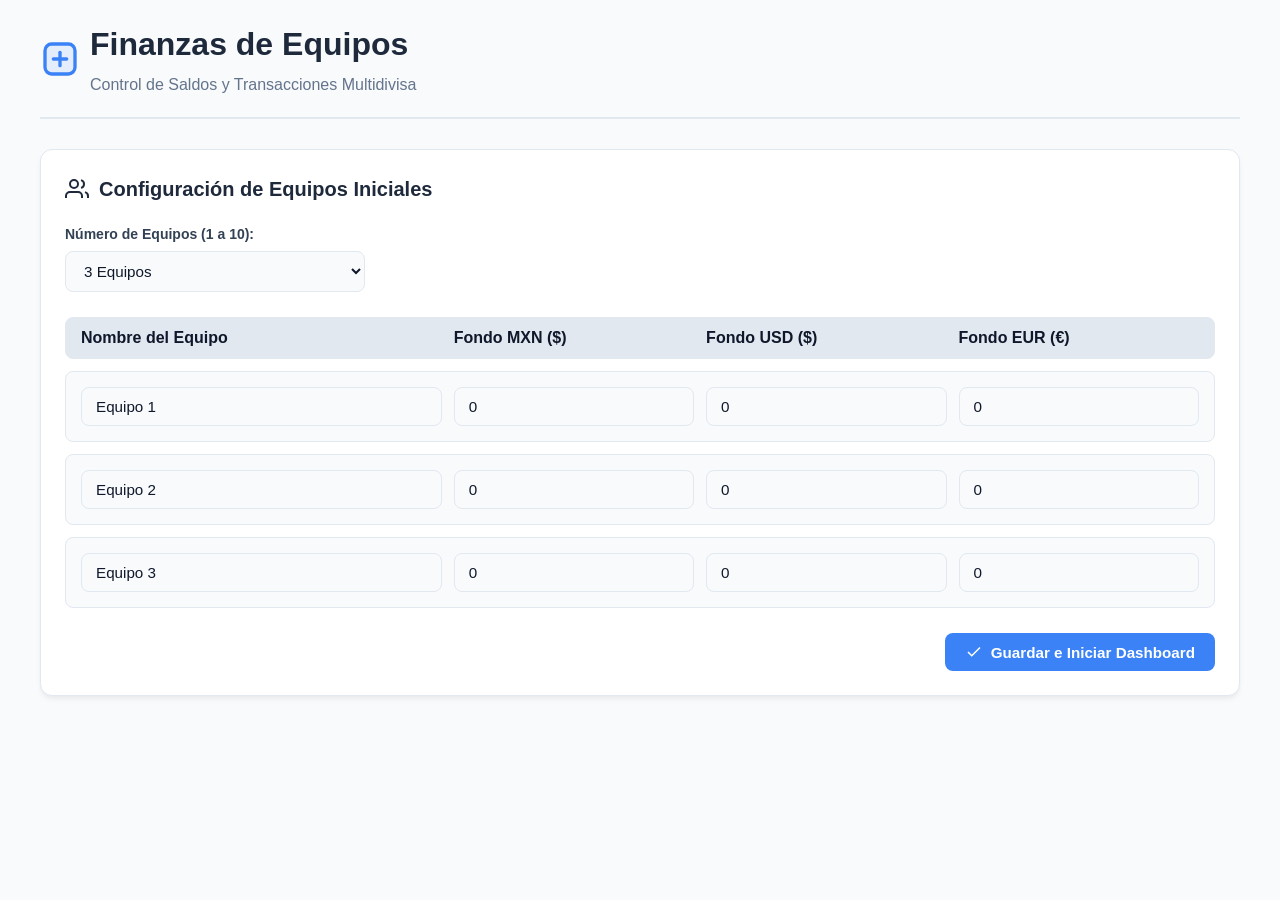
<file: juegos/calculadora.html>
<!DOCTYPE html>
<html lang="es">
<head>
    <meta charset="UTF-8">
    <meta name="viewport" content="width=device-width, initial-scale=1.0">
    <title>Sistema de Control de Equipos y Transacciones</title>
    <style>
        :root {
            --bg-primary: #f8fafc;
            --bg-card: #ffffff;
            --text-main: #0f172a;
            --text-muted: #64748b;
            --border-color: #e2e8f0;
            --accent-color: #3b82f6;
            --accent-hover: #2563eb;
            
            /* Colores de divisas */
            --color-mxn: #10b981; /* Verde */
            --color-usd: #3b82f6; /* Azul */
            --color-eur: #f59e0b; /* Ámbar/Dorado */
            --color-danger: #ef4444; /* Rojo */
        }

        * {
            box-sizing: border-box;
            margin: 0;
            padding: 0;
            font-family: -apple-system, BlinkMacSystemFont, "Segoe UI", Roboto, Helvetica, Arial, sans-serif;
        }

        body {
            background-color: var(--bg-primary);
            color: var(--text-main);
            line-height: 1.5;
            padding: 20px;
            min-height: 100vh;
        }

        .container {
            max-width: 1200px;
            margin: 0 auto;
        }

        header {
            margin-bottom: 30px;
            text-align: center;
            border-bottom: 2px solid var(--border-color);
            padding-bottom: 20px;
        }

        header h1 {
            font-size: 2rem;
            color: #1e293b;
            font-weight: 800;
        }

        header p {
            color: var(--text-muted);
            margin-top: 5px;
        }

        .screen {
            display: none;
            animation: fadeIn 0.3s ease-in-out;
        }

        .screen.active {
            display: block;
        }

        @keyframes fadeIn {
            from { opacity: 0; transform: translateY(10px); }
            to { opacity: 1; transform: translateY(0); }
        }

        .card {
            background: var(--bg-card);
            border-radius: 12px;
            box-shadow: 0 4px 6px -1px rgba(0, 0, 0, 0.05), 0 2px 4px -1px rgba(0, 0, 0, 0.03);
            border: 1px solid var(--border-color);
            padding: 24px;
            margin-bottom: 24px;
        }

        .card-title {
            font-size: 1.25rem;
            font-weight: 700;
            margin-bottom: 20px;
            color: #1e293b;
            display: flex;
            align-items: center;
            gap: 10px;
        }

        .form-group {
            margin-bottom: 15px;
        }

        .form-group label {
            display: block;
            font-weight: 600;
            font-size: 0.875rem;
            margin-bottom: 6px;
            color: #334155;
        }

        .form-control {
            width: 100%;
            padding: 10px 14px;
            border: 1px solid var(--border-color);
            border-radius: 8px;
            background-color: #f8fafc;
            color: var(--text-main);
            font-size: 0.95rem;
            transition: all 0.2s;
        }

        .form-control:focus {
            outline: none;
            border-color: var(--accent-color);
            background-color: #fff;
            box-shadow: 0 0 0 3px rgba(59, 130, 246, 0.15);
        }

        .btn {
            display: inline-flex;
            align-items: center;
            justify-content: center;
            padding: 10px 20px;
            border-radius: 8px;
            font-weight: 600;
            font-size: 0.95rem;
            cursor: pointer;
            transition: all 0.2s;
            border: none;
            gap: 8px;
        }

        .btn-primary {
            background-color: var(--accent-color);
            color: white;
        }

        .btn-primary:hover {
            background-color: var(--accent-hover);
        }

        .btn-secondary {
            background-color: #64748b;
            color: white;
        }

        .btn-secondary:hover {
            background-color: #475569;
        }

        .btn-danger {
            background-color: var(--color-danger);
            color: white;
        }

        .btn-danger:hover {
            background-color: #dc2626;
        }

        .btn-success {
            background-color: var(--color-mxn);
            color: white;
        }

        .btn-success:hover {
            background-color: #059669;
        }

        .setup-grid {
            display: grid;
            grid-template-columns: 1fr;
            gap: 20px;
        }

        .team-config-row {
            display: grid;
            grid-template-columns: 1.5fr repeat(3, 1fr);
            gap: 12px;
            padding: 15px;
            background-color: #f8fafc;
            border: 1px solid var(--border-color);
            border-radius: 8px;
            align-items: center;
            margin-bottom: 12px;
        }

        @media (max-width: 768px) {
            .team-config-row {
                grid-template-columns: 1fr;
                gap: 10px;
            }
        }

        .dashboard-layout {
            display: grid;
            grid-template-columns: 1.2fr 1fr;
            gap: 24px;
        }

        @media (max-width: 1024px) {
            .dashboard-layout {
                grid-template-columns: 1fr;
            }
        }

        .teams-grid {
            display: grid;
            grid-template-columns: repeat(auto-fill, minmax(280px, 1fr));
            gap: 16px;
            margin-bottom: 24px;
        }

        .team-card {
            background: var(--bg-card);
            border-radius: 12px;
            border: 1px solid var(--border-color);
            padding: 20px;
            position: relative;
            box-shadow: 0 2px 4px rgba(0,0,0,0.02);
        }

        .team-card-header {
            font-size: 1.1rem;
            font-weight: 700;
            color: #1e293b;
            margin-bottom: 15px;
            padding-bottom: 10px;
            border-bottom: 1px solid var(--border-color);
            display: flex;
            justify-content: space-between;
            align-items: center;
        }

        .currency-row {
            display: flex;
            justify-content: space-between;
            align-items: center;
            margin-bottom: 8px;
            font-size: 0.95rem;
        }

        .currency-name {
            font-weight: 600;
            color: var(--text-muted);
        }

        .currency-value {
            font-weight: 700;
            font-family: monospace;
            font-size: 1.05rem;
        }

        .currency-value.positive {
            color: #059669;
        }

        .currency-value.negative {
            color: #dc2626;
        }

        .table-responsive {
            width: 100%;
            overflow-x: auto;
            border-radius: 8px;
            border: 1px solid var(--border-color);
        }

        .tx-table {
            width: 100%;
            border-collapse: collapse;
            text-align: left;
            font-size: 0.9rem;
        }

        .tx-table th, .tx-table td {
            padding: 12px 16px;
            border-bottom: 1px solid var(--border-color);
        }

        .tx-table th {
            background-color: #f1f5f9;
            font-weight: 700;
            color: #475569;
        }

        .tx-table tr:hover {
            background-color: #f8fafc;
        }

        .currency-badge {
            display: inline-block;
            padding: 2px 8px;
            border-radius: 12px;
            font-size: 0.75rem;
            font-weight: 700;
            color: white;
        }

        .badge-mxn { background-color: var(--color-mxn); }
        .badge-usd { background-color: var(--color-usd); }
        .badge-eur { background-color: var(--color-eur); }

        .toast-container {
            position: fixed;
            bottom: 20px;
            right: 20px;
            z-index: 1000;
        }

        .toast {
            background-color: #1e293b;
            color: white;
            padding: 12px 24px;
            border-radius: 8px;
            box-shadow: 0 10px 15px -3px rgba(0,0,0,0.1);
            margin-top: 10px;
            animation: slideIn 0.3s ease-out;
            display: flex;
            align-items: center;
            gap: 10px;
            font-weight: 600;
        }

        @keyframes slideIn {
            from { transform: translateX(100%); opacity: 0; }
            to { transform: translateX(0); opacity: 1; }
        }

        .modal-overlay {
            position: fixed;
            top: 0;
            left: 0;
            right: 0;
            bottom: 0;
            background: rgba(0,0,0,0.5);
            display: none;
            align-items: center;
            justify-content: center;
            z-index: 999;
            padding: 20px;
        }

        .modal-overlay.active {
            display: flex;
        }

        .modal {
            background: white;
            border-radius: 12px;
            max-width: 500px;
            width: 100%;
            padding: 24px;
            box-shadow: 0 20px 25px -5px rgba(0,0,0,0.1);
            animation: scaleUp 0.2s ease-out;
        }

        @keyframes scaleUp {
            from { transform: scale(0.95); opacity: 0; }
            to { transform: scale(1); opacity: 1; }
        }

        .modal-footer {
            margin-top: 20px;
            display: flex;
            justify-content: flex-end;
            gap: 10px;
        }

        .top-actions {
            display: flex;
            justify-content: space-between;
            align-items: center;
            margin-bottom: 20px;
            flex-wrap: wrap;
            gap: 10px;
        }

        .logo-area {
            display: flex;
            align-items: center;
            gap: 10px;
        }

        .no-data {
            text-align: center;
            padding: 40px;
            color: var(--text-muted);
            font-style: italic;
        }
    </style>
</head>
<body>

    <div class="container">
        <header>
            <div class="logo-area">
                <svg width="40" height="40" viewBox="0 0 24 24" fill="none" xmlns="http://www.w3.org/2000/svg">
                    <rect x="3" y="3" width="18" height="18" rx="4" fill="#3b82f6" fill-opacity="0.1" stroke="#3b82f6" stroke-width="2"/>
                    <path d="M12 8V16" stroke="#3b82f6" stroke-width="2" stroke-linecap="round"/>
                    <path d="M8 12H16" stroke="#3b82f6" stroke-width="2" stroke-linecap="round"/>
                </svg>
                <div>
                    <h1 style="text-align: left;">Finanzas de Equipos</h1>
                    <p style="text-align: left;">Control de Saldos y Transacciones Multidivisa</p>
                </div>
            </div>
        </header>

        <div id="dashboard-actions" class="top-actions" style="display: none;">
            <span id="active-teams-counter" style="font-weight: 700; color: #475569;"></span>
            <button class="btn btn-secondary" onclick="confirmarRegresoConfig()">
                <svg width="18" height="18" viewBox="0 0 24 24" fill="none" stroke="currentColor" stroke-width="2">
                    <circle cx="12" cy="12" r="3"></circle>
                    <path d="M19.4 15a1.65 1.65 0 0 0 .33 1.82l.06.06a2 2 0 1 1-2.83 2.83l-.06-.06a1.65 1.65 0 0 0-1.82-.33 1.65 1.65 0 0 0-1 1.51V21a2 2 0 0 1-4 0v-.09A1.65 1.65 0 0 0 9 19.4a1.65 1.65 0 0 0-1.82.33l-.06.06a2 2 0 1 1-2.83-2.83l.06-.06a1.65 1.65 0 0 0 .33-1.82 1.65 1.65 0 0 0-1.51-1H3a2 2 0 0 1 0-4h.09A1.65 1.65 0 0 0 4.6 9a1.65 1.65 0 0 0-.33-1.82l-.06-.06a2 2 0 1 1 2.83-2.83l.06.06a1.65 1.65 0 0 0 1.82.33H9a1.65 1.65 0 0 0 1-1.51V3a2 2 0 0 1 4 0v.09a1.65 1.65 0 0 0 1 1.51 1.65 1.65 0 0 0 1.82-.33l.06-.06a2 2 0 1 1 2.83 2.83l-.06.06a1.65 1.65 0 0 0-.33 1.82V9a1.65 1.65 0 0 0 1.51 1H21a2 2 0 0 1 0 4h-.09a1.65 1.65 0 0 0-1.51 1z"></path>
                </svg>
                Configurar Equipos
            </button>
        </div>

        <!-- ================= PANTALLA 1: CONFIGURACIÓN ================= -->
        <div id="screen-setup" class="screen active">
            <div class="card">
                <div class="card-title">
                    <svg width="24" height="24" viewBox="0 0 24 24" fill="none" stroke="currentColor" stroke-width="2">
                        <path d="M17 21v-2a4 4 0 0 0-4-4H5a4 4 0 0 0-4 4v2"></path>
                        <circle cx="9" cy="7" r="4"></circle>
                        <path d="M23 21v-2a4 4 0 0 0-3-3.87"></path>
                        <path d="M16 3.13a4 4 0 0 1 0 7.75"></path>
                    </svg>
                    Configuración de Equipos Iniciales
                </div>

                <div class="form-group" style="max-width: 300px; margin-bottom: 25px;">
                    <label for="teams-count">Número de Equipos (1 a 10):</label>
                    <select id="teams-count" class="form-control" onchange="actualizarFormularioEquipos()">
                        <option value="1">1 Equipo</option>
                        <option value="2">2 Equipos</option>
                        <option value="3" selected>3 Equipos</option>
                        <option value="4">4 Equipos</option>
                        <option value="5">5 Equipos</option>
                        <option value="6">6 Equipos</option>
                        <option value="7">7 Equipos</option>
                        <option value="8">8 Equipos</option>
                        <option value="9">9 Equipos</option>
                        <option value="10">10 Equipos</option>
                    </select>
                </div>

                <div id="teams-config-container"></div>

                <div style="margin-top: 25px; text-align: right;">
                    <button class="btn btn-primary" onclick="guardarConfiguracion()">
                        <svg width="18" height="18" viewBox="0 0 24 24" fill="none" stroke="currentColor" stroke-width="2">
                            <polyline points="20 6 9 17 4 12"></polyline>
                        </svg>
                        Guardar e Iniciar Dashboard
                    </button>
                </div>
            </div>
        </div>

        <!-- ================= PANTALLA 2: DASHBOARD PRINCIPAL ================= -->
        <div id="screen-dashboard" class="screen">
            <!-- 1. Tarjetas de Equipos -->
            <div class="card">
                <div class="card-title">
                    <svg width="24" height="24" viewBox="0 0 24 24" fill="none" stroke="currentColor" stroke-width="2">
                        <rect x="2" y="2" width="20" height="20" rx="5" ry="5"></rect>
                        <path d="M16 11.37A4 4 0 1 1 12.63 8 4 4 0 0 1 16 11.37z"></path>
                        <line x1="17.5" y1="6.5" x2="17.51" y2="6.5"></line>
                    </svg>
                    Estado Actual de los Equipos (Saldos Acumulados)
                </div>
                <div id="teams-dashboard-grid" class="teams-grid"></div>
            </div>

            <div class="dashboard-layout">
                <!-- Columna Izquierda: Entradas de Transacciones e Intercambio de Divisas -->
                <div style="display: flex; flex-direction: column; gap: 24px;">
                    
                    <!-- Registro de Transacciones -->
                    <div class="card" style="margin-bottom: 0;">
                        <div class="card-title">
                            <svg width="24" height="24" viewBox="0 0 24 24" fill="none" stroke="currentColor" stroke-width="2">
                                <line x1="12" y1="5" x2="12" y2="19"></line>
                                <line x1="5" y1="12" x2="16" y2="12"></line>
                            </svg>
                            Registrar Nueva Transacción
                        </div>
                        
                        <form id="tx-form" onsubmit="registrarTransaccion(event)">
                            <div class="form-group">
                                <label for="tx-item">Nombre del Artículo / Concepto:</label>
                                <input type="text" id="tx-item" class="form-control" placeholder="Ej. Computadora, Renta de Oficina..." required>
                            </div>

                            <div style="display: grid; grid-template-columns: 1fr 1.2fr; gap: 12px;">
                                <div class="form-group">
                                    <label for="tx-currency">Divisa:</label>
                                    <select id="tx-currency" class="form-control" required>
                                        <option value="MXN">Peso Mexicano (MXN)</option>
                                        <option value="USD">Dólar (USD)</option>
                                        <option value="EUR">Euro (EUR)</option>
                                    </select>
                                </div>
                                <div class="form-group">
                                    <label for="tx-amount">Precio:</label>
                                    <input type="number" id="tx-amount" class="form-control" step="0.01" min="0.01" placeholder="0.00" required>
                                </div>
                            </div>

                            <div style="display: grid; grid-template-columns: 1fr 1fr; gap: 12px; margin-bottom: 20px;">
                                <div class="form-group">
                                    <label for="tx-buyer">Comprador (Resta Dinero):</label>
                                    <select id="tx-buyer" class="form-control" required></select>
                                </div>
                                <div class="form-group">
                                    <label for="tx-seller">Vendedor (Suma Dinero):</label>
                                    <select id="tx-seller" class="form-control" required></select>
                                </div>
                            </div>

                            <button type="submit" class="btn btn-primary" style="width: 100%;">
                                <svg width="18" height="18" viewBox="0 0 24 24" fill="none" stroke="currentColor" stroke-width="2">
                                    <path d="M22 11.08V12a10 10 0 1 1-5.93-9.14"></path>
                                    <polyline points="22 4 12 14.01 9 11.01"></polyline>
                                </svg>
                                Registrar Operación
                            </button>
                        </form>
                    </div>

                    <!-- Conversor Rápido y Transferencia de Divisas -->
                    <div class="card" style="margin-bottom: 0;">
                        <div class="card-title">
                            <svg width="24" height="24" viewBox="0 0 24 24" fill="none" stroke="currentColor" stroke-width="2" stroke-linecap="round" stroke-linejoin="round">
                                <path d="M17 3l4 4-4 4M21 7H3M7 21l-4-4 4-4M3 17h18" />
                            </svg>
                            Conversor y Transferencia de Divisas
                        </div>
                        
                        <!-- Configuración de Divisas -->
                        <div style="display: grid; grid-template-columns: 1fr 1fr; gap: 12px; margin-bottom: 15px;">
                            <div class="form-group" style="margin-bottom: 0;">
                                <label for="conv-from">De (Moneda Origen):</label>
                                <select id="conv-from" class="form-control" onchange="actualizarSugerenciaTipoCambio()">
                                    <option value="MXN">Peso Mexicano (MXN)</option>
                                    <option value="USD" selected>Dólar (USD)</option>
                                    <option value="EUR">Euro (EUR)</option>
                                </select>
                            </div>
                            <div class="form-group" style="margin-bottom: 0;">
                                <label for="conv-to">A (Moneda Destino):</label>
                                <select id="conv-to" class="form-control" onchange="actualizarSugerenciaTipoCambio()">
                                    <option value="MXN" selected>Peso Mexicano (MXN)</option>
                                    <option value="USD">Dólar (USD)</option>
                                    <option value="EUR">Euro (EUR)</option>
                                </select>
                            </div>
                        </div>

                        <!-- Cantidades y Tasas -->
                        <div style="display: grid; grid-template-columns: 1fr 1fr; gap: 12px; margin-bottom: 15px;">
                            <div class="form-group" style="margin-bottom: 0;">
                                <label for="conv-rate">Tipo de Cambio (Valor):</label>
                                <input type="number" id="conv-rate" class="form-control" step="0.0001" min="0.00001" value="18.0000" oninput="calcularConversion()">
                            </div>
                            <div class="form-group" style="margin-bottom: 0;">
                                <label for="conv-amount">Cantidad a Convertir:</label>
                                <input type="number" id="conv-amount" class="form-control" step="0.01" min="0" placeholder="0.00" value="100" oninput="calcularConversion()">
                            </div>
                        </div>

                        <!-- Destinatarios de la Conversión / Transferencia -->
                        <div style="display: grid; grid-template-columns: 1fr 1fr; gap: 12px; margin-bottom: 15px;">
                            <div class="form-group" style="margin-bottom: 0;">
                                <label for="conv-team-from">Entrega (Resta Origen):</label>
                                <select id="conv-team-from" class="form-control" required></select>
                            </div>
                            <div class="form-group" style="margin-bottom: 0;">
                                <label for="conv-team-to">Recibe (Suma Destino):</label>
                                <select id="conv-team-to" class="form-control" required></select>
                            </div>
                        </div>

                        <!-- Cuadro de Vista Previa del Cálculo -->
                        <div style="background-color: #f1f5f9; padding: 15px; border-radius: 8px; text-align: center; border: 1px solid var(--border-color); margin-bottom: 15px;">
                            <div style="font-size: 0.8rem; color: var(--text-muted); font-weight: 700; text-transform: uppercase; margin-bottom: 4px; letter-spacing: 0.05em;">Equivalencia del Cálculo</div>
                            <div id="conv-result" style="font-size: 1.6rem; font-weight: 800; color: var(--accent-color); font-family: monospace;">$1,800.00 MXN</div>
                        </div>

                        <!-- Botón para ejecutar la transacción en los saldos -->
                        <button type="button" class="btn btn-success" style="width: 100%;" onclick="ejecutarConversionFinanciera()">
                            <svg width="18" height="18" viewBox="0 0 24 24" fill="none" stroke="currentColor" stroke-width="2">
                                <path d="M17 1v22M7 1v22M3 5h18M3 19h18" />
                            </svg>
                            Ejecutar Transferencia y Conversión
                        </button>
                    </div>
                </div>

                <!-- Columna Derecha: Historial de Operaciones -->
                <div class="card" style="display: flex; flex-direction: column; margin-bottom: 0;">
                    <div class="card-title" style="justify-content: space-between;">
                        <span style="display: flex; align-items: center; gap: 10px;">
                            <svg width="24" height="24" viewBox="0 0 24 24" fill="none" stroke="currentColor" stroke-width="2">
                                <polyline points="12 8 12 12 14 14"></polyline>
                                <path d="M3.05 11a9 9 0 1 1 .49 4M2.9 5v6h6"></path>
                            </svg>
                            Historial de Transacciones
                        </span>
                        <button class="btn btn-danger" style="padding: 5px 10px; font-size: 0.8rem;" onclick="confirmarBorrarHistorial()">
                            Vaciar Historial
                        </button>
                    </div>

                    <div class="table-responsive" style="flex-grow: 1; max-height: 520px;">
                        <table class="tx-table">
                            <thead>
                                <tr>
                                    <th>Artículo</th>
                                    <th>Divisa/Monto</th>
                                    <th>Comprador / Vendedor</th>
                                    <th style="width: 50px;"></th>
                                </tr>
                            </thead>
                            <tbody id="tx-history-tbody"></tbody>
                        </table>
                        <div id="no-tx-placeholder" class="no-data">
                            No se han registrado transacciones todavía.
                        </div>
                    </div>
                </div>
            </div>
        </div>
    </div>

    <!-- CONTENEDOR DE TOASTS -->
    <div id="toast-container" class="toast-container"></div>

    <!-- MODALES DE DIÁLOGO -->
    <div id="modal-confirm" class="modal-overlay">
        <div class="modal">
            <h3 style="font-size: 1.25rem; font-weight: 700; margin-bottom: 12px; color: #1e293b;">¿Regresar a Configuración?</h3>
            <p style="color: var(--text-muted); font-size: 0.95rem; margin-bottom: 20px;">
                Si decides volver a la pantalla de configuración, podrás editar los nombres de los equipos y sus saldos iniciales. 
                <strong style="color: var(--color-danger);">Nota:</strong> Las transacciones registradas hasta ahora se mantendrán, pero si agregas o quitas equipos, estas transacciones podrían quedar desajustadas.
            </p>
            <div class="modal-footer">
                <button class="btn btn-secondary" onclick="cerrarModal('modal-confirm')">Cancelar</button>
                <button class="btn btn-primary" onclick="irAConfiguracion()">Aceptar e Ir</button>
            </div>
        </div>
    </div>

    <div id="modal-delete-txs" class="modal-overlay">
        <div class="modal">
            <h3 style="font-size: 1.25rem; font-weight: 700; margin-bottom: 12px; color: #dc2626;">¿Vaciar Historial?</h3>
            <p style="color: var(--text-muted); font-size: 0.95rem; margin-bottom: 20px;">
                ¿Estás seguro de que quieres eliminar todas las transacciones registradas? Los saldos de los equipos volverán a sus montos iniciales definidos en la configuración. Esta acción no se puede deshacer.
            </p>
            <div class="modal-footer">
                <button class="btn btn-secondary" onclick="cerrarModal('modal-delete-txs')">Cancelar</button>
                <button class="btn btn-danger" onclick="borrarHistorialTransacciones()">Eliminar Todo</button>
            </div>
        </div>
    </div>

    <script>
        const STORAGE_KEY_TEAMS = "finanzas_equipos_data";
        const STORAGE_KEY_TXS = "finanzas_transacciones_data";
        const STORAGE_KEY_COUNT = "finanzas_equipos_count";
        const STORAGE_KEY_SCREEN = "finanzas_active_screen";

        let appState = {
            teams: [],          
            transactions: [],   
            activeScreen: 'setup' 
        };

        window.addEventListener('load', () => {
            inicializarAplicacion();
            actualizarSugerenciaTipoCambio();
        });

        // Obtiene saldo actual neto de un equipo en una divisa específica recalculando el historial
        function obtenerSaldoActual(teamId, divisa) {
            const teamObj = appState.teams.find(t => t.id === teamId);
            if (!teamObj) return 0;
            
            let saldo = 0;
            if (divisa === 'MXN') saldo = parseFloat(teamObj.initialMXN) || 0;
            else if (divisa === 'USD') saldo = parseFloat(teamObj.initialUSD) || 0;
            else if (divisa === 'EUR') saldo = parseFloat(teamObj.initialEUR) || 0;

            appState.transactions.forEach(tx => {
                if (tx.currency === divisa) {
                    if (tx.buyerId === teamId) {
                        saldo -= parseFloat(tx.amount);
                    }
                    if (tx.sellerId === teamId) {
                        saldo += parseFloat(tx.amount);
                    }
                }
            });

            return saldo;
        }

        function inicializarAplicacion() {
            const storedTeams = localStorage.getItem(STORAGE_KEY_TEAMS);
            const storedTxs = localStorage.getItem(STORAGE_KEY_TXS);
            const storedCount = localStorage.getItem(STORAGE_KEY_COUNT);
            const storedScreen = localStorage.getItem(STORAGE_KEY_SCREEN);

            if (storedCount) {
                document.getElementById('teams-count').value = storedCount;
            }

            if (storedTeams) {
                appState.teams = JSON.parse(storedTeams);
                appState.transactions = storedTxs ? JSON.parse(storedTxs) : [];
                appState.activeScreen = storedScreen || 'setup';
                
                if (appState.activeScreen === 'dashboard') {
                    renderizarDashboard();
                    cambiarPantalla('dashboard');
                } else {
                    actualizarFormularioEquipos(true);
                    cambiarPantalla('setup');
                }
            } else {
                actualizarFormularioEquipos(false);
                cambiarPantalla('setup');
            }
        }

        function cambiarPantalla(screenName) {
            appState.activeScreen = screenName;
            localStorage.setItem(STORAGE_KEY_SCREEN, screenName);

            const setupScreen = document.getElementById('screen-setup');
            const dashboardScreen = document.getElementById('screen-dashboard');
            const topActions = document.getElementById('dashboard-actions');

            if (screenName === 'setup') {
                setupScreen.classList.add('active');
                dashboardScreen.classList.remove('active');
                topActions.style.display = 'none';
            } else if (screenName === 'dashboard') {
                setupScreen.classList.remove('active');
                dashboardScreen.classList.add('active');
                topActions.style.display = 'flex';
                
                const count = appState.teams.length;
                document.getElementById('active-teams-counter').innerText = 
                    `${count} ${count === 1 ? 'Equipo Registrado' : 'Equipos Registrados'}`;
            }
        }

        function actualizarFormularioEquipos(cargarGuardados = false) {
            const countSelector = document.getElementById('teams-count');
            const cantidad = parseInt(countSelector.value);
            localStorage.setItem(STORAGE_KEY_COUNT, cantidad);

            const container = document.getElementById('teams-config-container');
            container.innerHTML = '';

            const headerDiv = document.createElement('div');
            headerDiv.className = 'team-config-row';
            headerDiv.style.background = '#e2e8f0';
            headerDiv.style.fontWeight = '700';
            headerDiv.style.padding = '8px 15px';
            headerDiv.innerHTML = `
                <div>Nombre del Equipo</div>
                <div>Fondo MXN ($)</div>
                <div>Fondo USD ($)</div>
                <div>Fondo EUR (€)</div>
            `;
            container.appendChild(headerDiv);

            for (let i = 1; i <= cantidad; i++) {
                let nombrePredeterminado = `Equipo ${i}`;
                let initMXN = 0;
                let initUSD = 0;
                let initEUR = 0;

                if (cargarGuardados && appState.teams[i - 1]) {
                    nombrePredeterminado = appState.teams[i - 1].name;
                    initMXN = appState.teams[i - 1].initialMXN;
                    initUSD = appState.teams[i - 1].initialUSD;
                    initEUR = appState.teams[i - 1].initialEUR;
                } else if (appState.teams[i - 1]) {
                    nombrePredeterminado = appState.teams[i - 1].name || `Equipo ${i}`;
                    initMXN = appState.teams[i - 1].initialMXN || 0;
                    initUSD = appState.teams[i - 1].initialUSD || 0;
                    initEUR = appState.teams[i - 1].initialEUR || 0;
                }

                const fila = document.createElement('div');
                fila.className = 'team-config-row';
                fila.innerHTML = `
                    <div class="form-group" style="margin:0;">
                        <input type="text" id="config-name-${i}" class="form-control" value="${nombrePredeterminado}" placeholder="Nombre del Equipo" required>
                    </div>
                    <div class="form-group" style="margin:0;">
                        <input type="number" id="config-mxn-${i}" class="form-control" value="${initMXN}" min="0" step="0.01" placeholder="MXN Inicial">
                    </div>
                    <div class="form-group" style="margin:0;">
                        <input type="number" id="config-usd-${i}" class="form-control" value="${initUSD}" min="0" step="0.01" placeholder="USD Inicial">
                    </div>
                    <div class="form-group" style="margin:0;">
                        <input type="number" id="config-eur-${i}" class="form-control" value="${initEUR}" min="0" step="0.01" placeholder="EUR Inicial">
                    </div>
                `;
                container.appendChild(fila);
            }
        }

        function guardarConfiguracion() {
            const cantidad = parseInt(document.getElementById('teams-count').value);
            const nuevosEquipos = [];

            for (let i = 1; i <= cantidad; i++) {
                const nameInput = document.getElementById(`config-name-${i}`);
                const mxnInput = document.getElementById(`config-mxn-${i}`);
                const usdInput = document.getElementById(`config-usd-${i}`);
                const eurInput = document.getElementById(`config-eur-${i}`);

                const nameValue = nameInput.value.trim() || `Equipo ${i}`;
                const mxnValue = parseFloat(mxnInput.value) || 0;
                const usdValue = parseFloat(usdInput.value) || 0;
                const eurValue = parseFloat(eurInput.value) || 0;

                nuevosEquipos.push({
                    id: `team_${i}`,
                    name: nameValue,
                    initialMXN: mxnValue,
                    initialUSD: usdValue,
                    initialEUR: eurValue
                });
            }

            appState.teams = nuevosEquipos;
            localStorage.setItem(STORAGE_KEY_TEAMS, JSON.stringify(appState.teams));
            mostrarToast("¡Equipos configurados correctamente!");

            renderizarDashboard();
            cambiarPantalla('dashboard');
        }

        /* ================= LÓGICA DE DIBUJADO DE LA INTERFAZ (RENDER) ================= */

        function renderizarDashboard() {
            calcularYRenderizarTarjetasSaldos();
            llenarSelectoresTransacciones();
            renderizarHistorialTransacciones();
        }

        function calcularYRenderizarTarjetasSaldos() {
            const container = document.getElementById('teams-dashboard-grid');
            container.innerHTML = '';

            const saldosCalculados = {};
            
            appState.teams.forEach(team => {
                saldosCalculados[team.id] = {
                    name: team.name,
                    MXN: team.initialMXN,
                    USD: team.initialUSD,
                    EUR: team.initialEUR
                };
            });

            appState.transactions.forEach(tx => {
                const monto = parseFloat(tx.amount);
                const divisa = tx.currency;

                if (tx.buyerId && tx.buyerId !== 'externo' && saldosCalculados[tx.buyerId]) {
                    saldosCalculados[tx.buyerId][divisa] -= monto;
                }

                if (tx.sellerId && tx.sellerId !== 'externo' && saldosCalculados[tx.sellerId]) {
                    saldosCalculados[tx.sellerId][divisa] += monto;
                }
            });

            appState.teams.forEach(team => {
                const saldo = saldosCalculados[team.id];
                const card = document.createElement('div');
                card.className = 'team-card';

                const formatMXN = formatMoneda(saldo.MXN, 'MXN');
                const formatUSD = formatMoneda(saldo.USD, 'USD');
                const formatEUR = formatMoneda(saldo.EUR, 'EUR');

                card.innerHTML = `
                    <div class="team-card-header">
                        <span>${escapeHTML(saldo.name)}</span>
                        <svg width="18" height="18" viewBox="0 0 24 24" fill="none" stroke="currentColor" stroke-width="2">
                            <path d="M16 21v-2a4 4 0 0 0-4-4H5a4 4 0 0 0-4 4v2"></path>
                            <circle cx="9" cy="7" r="4"></circle>
                        </svg>
                    </div>
                    <div class="currency-row">
                        <span class="currency-name">🇲🇽 Pesos (MXN):</span>
                        <span class="currency-value ${saldo.MXN >= 0 ? 'positive' : 'negative'}">${formatMXN}</span>
                    </div>
                    <div class="currency-row">
                        <span class="currency-name">🇺🇸 Dólares (USD):</span>
                        <span class="currency-value ${saldo.USD >= 0 ? 'positive' : 'negative'}">${formatUSD}</span>
                    </div>
                    <div class="currency-row">
                        <span class="currency-name">🇪🇺 Euros (EUR):</span>
                        <span class="currency-value ${saldo.EUR >= 0 ? 'positive' : 'negative'}">${formatEUR}</span>
                    </div>
                `;
                container.appendChild(card);
            });
        }

        function llenarSelectoresTransacciones() {
            const selectComprador = document.getElementById('tx-buyer');
            const selectVendedor = document.getElementById('tx-seller');
            const selectConvFrom = document.getElementById('conv-team-from');
            const selectConvTo = document.getElementById('conv-team-to');

            selectComprador.innerHTML = '<option value="" disabled selected>Selecciona Comprador...</option>';
            selectVendedor.innerHTML = '<option value="" disabled selected>Selecciona Vendedor...</option>';
            selectConvFrom.innerHTML = '<option value="" disabled selected>Selecciona Origen...</option>';
            selectConvTo.innerHTML = '<option value="" disabled selected>Selecciona Destino...</option>';

            const optCompradorBanco = document.createElement('option');
            optCompradorBanco.value = 'externo';
            optCompradorBanco.innerText = '🏦 Externo / Banco (Capital Externo)';
            selectComprador.appendChild(optCompradorBanco);

            const optVendedorBanco = document.createElement('option');
            optVendedorBanco.value = 'externo';
            optVendedorBanco.innerText = '🏦 Externo / Banco (Capital Externo)';
            selectVendedor.appendChild(optVendedorBanco);

            const optConvFromBanco = document.createElement('option');
            optConvFromBanco.value = 'externo';
            optConvFromBanco.innerText = '🏦 Externo / Banco (Caja Externa)';
            selectConvFrom.appendChild(optConvFromBanco);

            const optConvToBanco = document.createElement('option');
            optConvToBanco.value = 'externo';
            optConvToBanco.innerText = '🏦 Externo / Banco (Caja Externa)';
            selectConvTo.appendChild(optConvToBanco);

            appState.teams.forEach(team => {
                const optB = document.createElement('option');
                optB.value = team.id;
                optB.innerText = team.name;
                selectComprador.appendChild(optB);

                const optS = document.createElement('option');
                optS.value = team.id;
                optS.innerText = team.name;
                selectVendedor.appendChild(optS);

                const optCF = document.createElement('option');
                optCF.value = team.id;
                optCF.innerText = team.name;
                selectConvFrom.appendChild(optCF);

                const optCT = document.createElement('option');
                optCT.value = team.id;
                optCT.innerText = team.name;
                selectConvTo.appendChild(optCT);
            });
        }

        function renderizarHistorialTransacciones() {
            const tbody = document.getElementById('tx-history-tbody');
            const placeholder = document.getElementById('no-tx-placeholder');
            tbody.innerHTML = '';

            if (appState.transactions.length === 0) {
                placeholder.style.display = 'block';
                return;
            } else {
                placeholder.style.display = 'none';
            }

            const txsReversadas = [...appState.transactions].reverse();

            txsReversadas.forEach(tx => {
                const tr = document.createElement('tr');
                let buyerName = "Externo / Banco";
                let sellerName = "Externo / Banco";

                if (tx.buyerId !== 'externo') {
                    const buyerObj = appState.teams.find(t => t.id === tx.buyerId);
                    buyerName = buyerObj ? buyerObj.name : "Equipo Desconocido";
                }

                if (tx.sellerId !== 'externo') {
                    const sellerObj = appState.teams.find(t => t.id === tx.sellerId);
                    sellerName = sellerObj ? sellerObj.name : "Equipo Desconocido";
                }

                let badgeClass = 'badge-mxn';
                let divisaSimbolo = '$';
                if (tx.currency === 'USD') {
                    badgeClass = 'badge-usd';
                } else if (tx.currency === 'EUR') {
                    badgeClass = 'badge-eur';
                    divisaSimbolo = '€';
                }

                tr.innerHTML = `
                    <td style="font-weight: 600;">
                        ${escapeHTML(tx.item)}
                        <div style="font-size: 0.75rem; color: var(--text-muted); font-weight: normal; margin-top: 2px;">
                            ${tx.timestamp || ''}
                        </div>
                    </td>
                    <td>
                        <span class="currency-badge ${badgeClass}">${tx.currency}</span>
                        <strong style="font-family: monospace; margin-left: 5px;">
                            ${divisaSimbolo}${parseFloat(tx.amount).toFixed(2)}
                        </strong>
                    </td>
                    <td>
                        <div style="font-size: 0.85rem;">
                            <span style="color: var(--color-danger); font-weight:600;">Compró:</span> ${escapeHTML(buyerName)}
                        </div>
                        <div style="font-size: 0.85rem; margin-top: 2px;">
                            <span style="color: #059669; font-weight:600;">Vendió:</span> ${escapeHTML(sellerName)}
                        </div>
                    </td>
                    <td>
                        <button class="btn btn-danger" style="padding: 4px 8px; border-radius: 6px;" onclick="eliminarTransaccion('${tx.id}')" title="Eliminar Transacción">
                            <svg width="14" height="14" viewBox="0 0 24 24" fill="none" stroke="currentColor" stroke-width="2">
                                <polyline points="3 6 5 6 21 6"></polyline>
                                <path d="M19 6v14a2 2 0 0 1-2 2H7a2 2 0 0 1-2-2V6m3 0V4a2 2 0 0 1 2-2h4a2 2 0 0 1 2 2v2"></path>
                            </svg>
                        </button>
                    </td>
                `;
                tbody.appendChild(tr);
            });
        }

        /* ================= OPERACIONES DE TRANSACCIONES ================= */

        function registrarTransaccion(e) {
            e.preventDefault();

            const itemInput = document.getElementById('tx-item');
            const currencyInput = document.getElementById('tx-currency');
            const amountInput = document.getElementById('tx-amount');
            const buyerInput = document.getElementById('tx-buyer');
            const sellerInput = document.getElementById('tx-seller');

            const item = itemInput.value.trim();
            const currency = currencyInput.value;
            const amount = parseFloat(amountInput.value);
            const buyerId = buyerInput.value;
            const sellerId = sellerInput.value;

            if (buyerId === sellerId) {
                mostrarToast("⚠️ El comprador y el vendedor no pueden ser el mismo equipo.", true);
                return;
            }

            if (!item || isNaN(amount) || amount <= 0) {
                mostrarToast("⚠️ Por favor ingresa datos de transacción válidos.", true);
                return;
            }

            // VALIDACIÓN: El comprador debe tener dinero suficiente en esa divisa específica
            if (buyerId !== 'externo') {
                const saldoDisponible = obtenerSaldoActual(buyerId, currency);
                if (amount > saldoDisponible) {
                    const buyerObj = appState.teams.find(t => t.id === buyerId);
                    const buyerName = buyerObj ? buyerObj.name : "El comprador";
                    mostrarToast(`❌ Fondos insuficientes. ${buyerName} solo dispone de ${formatMoneda(saldoDisponible, currency)} en ${currency}.`, true);
                    return;
                }
            }

            const fechaActual = new Date();
            const timestamp = `${fechaActual.toLocaleDateString()} a las ${fechaActual.toLocaleTimeString([], {hour: '2-digit', minute:'2-digit'})}`;

            const nuevaTx = {
                id: `tx_${Date.now()}_${Math.random().toString(36).substr(2, 5)}`,
                item: item,
                currency: currency,
                amount: amount,
                buyerId: buyerId,
                sellerId: sellerId,
                timestamp: timestamp
            };

            appState.transactions.push(nuevaTx);
            localStorage.setItem(STORAGE_KEY_TXS, JSON.stringify(appState.transactions));

            itemInput.value = '';
            amountInput.value = '';
            buyerInput.value = '';
            sellerInput.value = '';

            renderizarDashboard();
            mostrarToast("💸 Transacción registrada con éxito");
        }

        /* ================= CONVERSOR Y TRANSFERENCIA DE DIVISAS ================= */
        
        const TASAS_SUGERIDAS = {
            "USD_MXN": 18.00,
            "MXN_USD": 0.0556,
            "EUR_MXN": 19.50,
            "MXN_EUR": 0.0513,
            "EUR_USD": 1.08,
            "USD_EUR": 0.9259
        };

        function actualizarSugerenciaTipoCambio() {
            const de = document.getElementById('conv-from').value;
            const a = document.getElementById('conv-to').value;
            const rateInput = document.getElementById('conv-rate');

            if (de === a) {
                rateInput.value = "1.0000";
                rateInput.disabled = true;
            } else {
                rateInput.disabled = false;
                const clave = `${de}_${a}`;
                if (TASAS_SUGERIDAS[clave]) {
                    rateInput.value = TASAS_SUGERIDAS[clave].toFixed(4);
                } else {
                    rateInput.value = "1.0000";
                }
            }
            calcularConversion();
        }

        function calcularConversion() {
            const de = document.getElementById('conv-from').value;
            const a = document.getElementById('conv-to').value;
            const rate = parseFloat(document.getElementById('conv-rate').value) || 0;
            const amount = parseFloat(document.getElementById('conv-amount').value) || 0;
            const resultDiv = document.getElementById('conv-result');

            let finalValue = amount * rate;
            if (de === a) {
                finalValue = amount;
            }

            let prefijo = '$';
            if (a === 'EUR') prefijo = '€';

            resultDiv.innerText = `${prefijo}${finalValue.toLocaleString('es-MX', {
                minimumFractionDigits: 2,
                maximumFractionDigits: 2
            })} ${a}`;
        }

        // Ejecuta la conversión contable de divisas entre equipos en el historial
        function ejecutarConversionFinanciera() {
            const teamFromId = document.getElementById('conv-team-from').value;
            const teamToId = document.getElementById('conv-team-to').value;
            const deCurrency = document.getElementById('conv-from').value;
            const aCurrency = document.getElementById('conv-to').value;
            const rate = parseFloat(document.getElementById('conv-rate').value) || 0;
            const amountFrom = parseFloat(document.getElementById('conv-amount').value) || 0;

            if (!teamFromId || !teamToId) {
                mostrarToast("⚠️ Debes seleccionar los equipos de origen y destino.", true);
                return;
            }

            if (amountFrom <= 0) {
                mostrarToast("⚠️ La cantidad a convertir debe ser mayor a 0.", true);
                return;
            }

            if (rate <= 0) {
                mostrarToast("⚠️ El tipo de cambio debe ser mayor a 0.", true);
                return;
            }

            if (teamFromId === 'externo' && teamToId === 'externo') {
                mostrarToast("⚠️ No es necesario registrar conversiones donde ambos lados sean el Banco.", true);
                return;
            }

            // IDENTIFICAR EXACTAMENTE EL FLUJO:
            // payerId: Es la cuenta real que debe financiar la compra (si teamFromId es externo, asume que el destinatario paga por su conversión)
            const payerId = (teamFromId !== 'externo') ? teamFromId : teamToId;
            // receiverId: Es la cuenta real que se beneficia de recibir la divisa convertida
            const receiverId = (teamToId !== 'externo') ? teamToId : teamFromId;

            // Validar que el pagador real tenga dinero suficiente de la moneda de origen (MXN, USD, EUR)
            if (payerId !== 'externo') {
                const saldoDisponible = obtenerSaldoActual(payerId, deCurrency);
                if (amountFrom > saldoDisponible) {
                    const payerObj = appState.teams.find(t => t.id === payerId);
                    const name = payerObj ? payerObj.name : "El pagador";
                    mostrarToast(`❌ Fondos insuficientes. ${name} solo tiene ${formatMoneda(saldoDisponible, deCurrency)} en ${deCurrency} para financiar la conversión.`, true);
                    return;
                }
            }

            let amountTo = amountFrom * rate;
            if (deCurrency === aCurrency) {
                amountTo = amountFrom;
            }

            const fechaActual = new Date();
            const timestamp = `${fechaActual.toLocaleDateString()} a las ${fechaActual.toLocaleTimeString([], {hour: '2-digit', minute:'2-digit'})}`;

            // RESOLUCIÓN DE NOMBRES PARA EL REGISTRO DE HISTORIAL
            let namePayer = "Externo / Banco";
            let nameReceiver = "Externo / Banco";
            
            if (payerId !== 'externo') {
                const pObj = appState.teams.find(t => t.id === payerId);
                if (pObj) namePayer = pObj.name;
            }
            if (receiverId !== 'externo') {
                const rObj = appState.teams.find(t => t.id === receiverId);
                if (rObj) nameReceiver = rObj.name;
            }

            const timestampUnique = Date.now();

            // TRANSACCIÓN 1: Restar la divisa de origen (MXN/USD/EUR) de la cuenta del pagador real
            if (payerId !== 'externo') {
                const txDeduccion = {
                    id: `tx_${timestampUnique}_ded_${Math.random().toString(36).substr(2, 5)}`,
                    item: `Cambio: Entrega ${deCurrency} (Retirado de ${namePayer} para conversión)`,
                    currency: deCurrency,
                    amount: amountFrom,
                    buyerId: payerId,
                    sellerId: 'externo',
                    timestamp: timestamp
                };
                appState.transactions.push(txDeduccion);
            }

            // TRANSACCIÓN 2: Sumar la nueva divisa de destino convertida a la cuenta del receptor real
            if (receiverId !== 'externo') {
                const txAdicion = {
                    id: `tx_${timestampUnique}_add_${Math.random().toString(36).substr(2, 5)}`,
                    item: `Cambio: Recibe ${aCurrency} (Depositado a ${nameReceiver})`,
                    currency: aCurrency,
                    amount: amountTo,
                    buyerId: 'externo',
                    sellerId: receiverId,
                    timestamp: timestamp
                };
                appState.transactions.push(txAdicion);
            }

            localStorage.setItem(STORAGE_KEY_TXS, JSON.stringify(appState.transactions));

            // Reiniciar inputs del formulario del conversor
            document.getElementById('conv-amount').value = '100';
            document.getElementById('conv-team-from').value = '';
            document.getElementById('conv-team-to').value = '';

            renderizarDashboard();
            calcularConversion();
            mostrarToast("🔄 Conversión y transferencia financiera ejecutada con éxito.");
        }

        /* ================= CONTROL DE ELIMINACIÓN Y MODALES ================= */

        function eliminarTransaccion(txId) {
            // Analizar si la transacción es parte de una operación de conversión
            const parts = txId.split('_');
            let transaccionesAEliminar = [txId];

            // Si el ID tiene la estructura tx_{timestamp}_{ded|add}_{random}
            if (parts.length >= 3 && (parts[2] === 'ded' || parts[2] === 'add')) {
                const timestampBase = parts[1];
                const tipoOpuesto = parts[2] === 'ded' ? 'add' : 'ded';
                
                // Buscar su transacción hermana en el estado
                const sibling = appState.transactions.find(tx => {
                    const sParts = tx.id.split('_');
                    return sParts.length >= 3 && sParts[1] === timestampBase && sParts[2] === tipoOpuesto;
                });

                if (sibling) {
                    transaccionesAEliminar.push(sibling.id);
                }
            }

            // Eliminar los movimientos correspondientes
            appState.transactions = appState.transactions.filter(tx => !transaccionesAEliminar.includes(tx.id));
            localStorage.setItem(STORAGE_KEY_TXS, JSON.stringify(appState.transactions));
            
            renderizarDashboard();

            if (transaccionesAEliminar.length > 1) {
                mostrarToast("🔄 Conversión revertida por completo. Saldos restaurados.");
            } else {
                mostrarToast("🗑️ Transacción eliminada. Saldos recalculados.");
            }
        }

        function borrarHistorialTransacciones() {
            appState.transactions = [];
            localStorage.removeItem(STORAGE_KEY_TXS);
            
            cerrarModal('modal-delete-txs');
            renderizarDashboard();
            mostrarToast("💥 Historial de transacciones completamente borrado.");
        }

        function confirmarRegresoConfig() {
            abrirModal('modal-confirm');
        }

        function irAConfiguracion() {
            cerrarModal('modal-confirm');
            actualizarFormularioEquipos(true);
            cambiarPantalla('setup');
        }

        function confirmarBorrarHistorial() {
            abrirModal('modal-delete-txs');
        }

        function abrirModal(id) {
            document.getElementById(id).classList.add('active');
        }

        function cerrarModal(id) {
            document.getElementById(id).classList.remove('active');
        }

        /* ================= UTILERÍAS ================= */

        function mostrarToast(mensaje, isError = false) {
            const container = document.getElementById('toast-container');
            const toast = document.createElement('div');
            toast.className = 'toast';
            if (isError) {
                toast.style.backgroundColor = '#ef4444';
            }
            toast.innerText = mensaje;
            
            container.appendChild(toast);

            setTimeout(() => {
                toast.style.animation = 'slideIn 0.3s ease-out reverse';
                setTimeout(() => {
                    toast.remove();
                }, 300);
            }, 3500);
        }

        function formatMoneda(valor, divisa) {
            let prefijo = '$';
            if (divisa === 'EUR') {
                prefijo = '€';
            }
            return `${valor < 0 ? '-' : ''}${prefijo}${Math.abs(valor).toLocaleString('es-MX', {
                minimumFractionDigits: 2,
                maximumFractionDigits: 2
            })}`;
        }

        function escapeHTML(str) {
            return str.replace(/[&<>'"]/g, 
                tag => ({
                    '&': '&amp;',
                    '<': '&lt;',
                    '>': '&gt;',
                    "'": '&#39;',
                    '"': '&quot;'
                }[tag] || tag)
            );
        }
    </script>
</body>
</html>
</file>
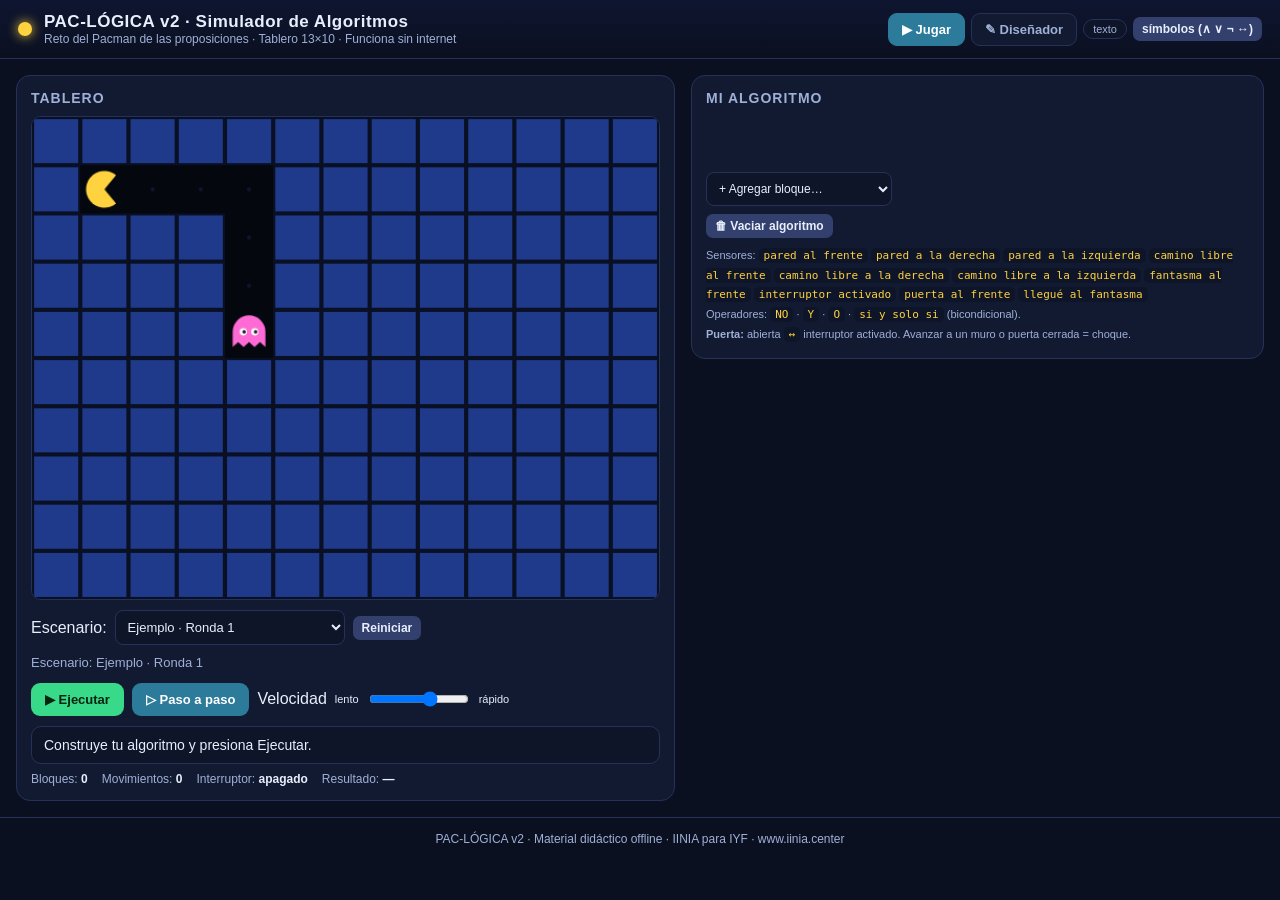
<file: juegos/paclogica.html>
<!DOCTYPE html>
<html lang="es">
<head>
<meta charset="UTF-8">
<meta name="viewport" content="width=device-width, initial-scale=1.0">
<title>Pac-Lógica v2 · Simulador de Algoritmos · 13×10</title>
<style>
  :root{
    --bg:#0b1020;--panel:#121a32;--panel2:#0e1528;--ink:#e8eefc;--muted:#9fb0d6;
    --accent:#ffd23f;--accent2:#2c7b9b;--ok:#39d98a;--bad:#ff5c7a;--wall:#1f3a8a;--line:#26315a;
    --pink:#ff6ad5;--cyan:#4cd6ff;--purple:#b08bff;--door:#ff8a3d;--sw:#39d98a;
  }
  *{box-sizing:border-box}
  body{margin:0;font-family:-apple-system,Segoe UI,Roboto,Helvetica,Arial,sans-serif;background:var(--bg);color:var(--ink)}
  header{padding:12px 18px;border-bottom:1px solid var(--line);display:flex;align-items:center;gap:12px;flex-wrap:wrap;background:linear-gradient(180deg,#0e1530,#0b1020)}
  header .dot{width:14px;height:14px;border-radius:50%;background:var(--accent);box-shadow:0 0 12px var(--accent)}
  header h1{font-size:17px;margin:0;letter-spacing:.5px}
  header .sub{color:var(--muted);font-size:12px}
  nav{display:flex;gap:6px;margin-left:auto;flex-wrap:wrap;align-items:center}
  .tab{background:var(--panel);border:1px solid var(--line);color:var(--muted);padding:8px 13px;border-radius:9px;cursor:pointer;font-size:13px;font-weight:600}
  .tab.active{background:var(--accent2);color:#fff;border-color:var(--accent2)}
  .wrap{display:grid;grid-template-columns:minmax(430px,1.15fr) minmax(380px,1fr);gap:16px;padding:16px;align-items:start}
  @media(max-width:1024px){.wrap{grid-template-columns:1fr}}
  .card{background:var(--panel);border:1px solid var(--line);border-radius:14px;padding:14px}
  .card h2{margin:0 0 10px;font-size:14px;color:var(--muted);text-transform:uppercase;letter-spacing:1px}
  canvas{background:#05070f;border-radius:10px;display:block;width:100%;height:auto;border:1px solid var(--line)}
  .row{display:flex;gap:8px;flex-wrap:wrap;align-items:center;margin-top:10px}
  select,button,input{font-family:inherit;font-size:13px}
  .btn{background:var(--accent2);color:#fff;border:none;padding:9px 14px;border-radius:9px;cursor:pointer;font-weight:600}
  .btn:hover{filter:brightness(1.1)}
  .btn.go{background:var(--ok);color:#05230f}
  .btn.warn{background:#33406e;color:var(--ink)}
  .btn.small{padding:5px 9px;font-size:12px;border-radius:7px}
  .sel{background:var(--panel2);color:var(--ink);border:1px solid var(--line);padding:8px;border-radius:8px}
  .status{margin-top:10px;padding:10px 12px;border-radius:10px;background:var(--panel2);border:1px solid var(--line);font-size:14px;min-height:22px}
  .status.ok{border-color:var(--ok);color:var(--ok)}.status.bad{border-color:var(--bad);color:var(--bad)}
  .metrics{display:flex;gap:14px;margin-top:8px;font-size:12px;color:var(--muted);flex-wrap:wrap}
  .metrics b{color:var(--ink)}
  .pill{font-size:11px;background:var(--panel2);border:1px solid var(--line);border-radius:20px;padding:3px 9px;color:var(--muted)}
  .reto{font-size:13px;color:var(--muted);margin-top:8px;line-height:1.5}
  .prog{min-height:50px}
  .container{border-left:2px dashed var(--line);margin-left:6px;padding-left:10px}
  .block{background:var(--panel2);border:1px solid var(--line);border-radius:9px;padding:7px 9px;margin:6px 0;font-size:13px}
  .block .head{display:flex;align-items:center;gap:8px;flex-wrap:wrap}
  .block .kw{font-weight:700}
  .block.mov{border-left:4px solid var(--accent)}.block.si{border-left:4px solid var(--cyan)}
  .block.rep{border-left:4px solid var(--pink)}.block.mie{border-left:4px solid var(--purple)}
  .x{margin-left:auto;background:#33406e;border:none;color:#fff;border-radius:6px;cursor:pointer;width:22px;height:22px;line-height:1}
  .x:hover{background:var(--bad)}
  .branchlabel{font-size:11px;color:var(--muted);margin:4px 0 0 6px;text-transform:uppercase;letter-spacing:1px}
  .legend{font-size:11px;color:var(--muted);margin-top:8px;line-height:1.7}
  .legend code{background:var(--panel2);padding:1px 5px;border-radius:5px;color:var(--accent)}
  .cond .sel{padding:4px 6px;font-size:12px}
  .modal{position:fixed;inset:0;background:rgba(3,6,16,.75);display:none;align-items:center;justify-content:center;padding:18px;z-index:9}
  .modal.show{display:flex}
  .modal .box{background:var(--panel);border:1px solid var(--line);border-radius:14px;padding:18px;max-width:520px;width:100%}
  table.tv{border-collapse:collapse;width:100%;margin-top:10px;font-size:14px}
  table.tv th,table.tv td{border:1px solid var(--line);padding:7px 9px;text-align:center}
  table.tv th{background:var(--panel2);color:var(--muted)}
  .V{color:var(--ok);font-weight:700}.Fx{color:var(--bad);font-weight:700}
  .view{display:none}.view.active{display:block}
  /* diseñador */
  .paint{display:grid;gap:2px;background:var(--line);padding:4px;border-radius:8px}
  .pcell{aspect-ratio:1;background:#05070f;border-radius:2px;cursor:pointer;display:flex;align-items:center;justify-content:center;font-size:13px;user-select:none}
  .palette{display:flex;gap:6px;flex-wrap:wrap;margin:10px 0}
  .pbtn{border:1px solid var(--line);background:var(--panel2);color:var(--ink);border-radius:8px;padding:7px 10px;cursor:pointer;font-size:12px;font-weight:600;display:flex;align-items:center;gap:6px}
  .pbtn.sel{border-color:var(--accent);background:#2a2410}
  .sw{width:12px;height:12px;border-radius:3px;display:inline-block}
  footer{padding:14px 20px;border-top:1px solid var(--line);color:var(--muted);font-size:12px;text-align:center}
  .toast{position:fixed;bottom:18px;left:50%;transform:translateX(-50%);background:var(--ok);color:#05230f;padding:10px 18px;border-radius:10px;font-weight:700;opacity:0;transition:.3s;z-index:20}
  .toast.show{opacity:1}
</style>
</head>
<body>
<header>
  <span class="dot"></span>
  <div><h1>PAC-LÓGICA v2 · Simulador de Algoritmos</h1>
    <div class="sub">Reto del Pacman de las proposiciones · Tablero 13×10 · Funciona sin internet</div></div>
  <nav>
    <button class="tab active" data-v="jugar">▶ Jugar</button>
    <button class="tab" data-v="disenador">✎ Diseñador</button>
    <span class="pill" id="modePill">texto</span>
    <button class="btn small warn" id="toggleMode">símbolos (∧ ∨ ¬ ↔)</button>
  </nav>
</header>

<!-- ================= JUGAR ================= -->
<div class="view active" id="v-jugar">
<div class="wrap">
  <div class="card">
    <h2>Tablero</h2>
    <canvas id="cv" width="598" height="460"></canvas>
    <div class="row">
      <label class="sub">Escenario:</label>
      <select id="escSel" class="sel" style="min-width:230px"></select>
      <button class="btn warn small" id="resetBtn">Reiniciar</button>
    </div>
    <div class="reto" id="reto"></div>
    <div class="row">
      <button class="btn go" id="runBtn">▶ Ejecutar</button>
      <button class="btn" id="stepBtn">▷ Paso a paso</button>
      <label class="sub">Velocidad</label>
      <span class="sub" style="font-size:11px">lento</span>
      <input type="range" id="spd" min="50" max="600" value="400" style="width:100px">
      <span class="sub" style="font-size:11px">rápido</span>
    </div>
    <div class="status" id="status">Elige un escenario, construye tu algoritmo y presiona Ejecutar.</div>
    <div class="metrics">
      <span>Bloques: <b id="mBlocks">0</b></span>
      <span>Movimientos: <b id="mMoves">0</b></span>
      <span>Interruptor: <b id="mSw">apagado</b></span>
      <span>Resultado: <b id="mRes">—</b></span>
    </div>
  </div>
  <div class="card">
    <h2>Mi algoritmo</h2>
    <div class="prog" id="prog"></div>
    <div id="rootAdd" style="margin-top:6px"></div>
    <button class="btn warn small" id="clearProg" style="margin-top:8px">🗑 Vaciar algoritmo</button>
    <div class="legend" id="legend"></div>
  </div>
</div>
</div>

<!-- ================= DISEÑADOR ================= -->
<div class="view" id="v-disenador">
<div class="wrap">
  <div class="card">
    <h2>Diseña tu escenario (13×10)</h2>
    <div class="palette" id="palette"></div>
    <div class="paint" id="paint" style="grid-template-columns:repeat(13,1fr)"></div>
    <div class="row">
      <label class="sub">Pacman mira hacia:</label>
      <select id="dsDir" class="sel">
        <option value="0">arriba</option><option value="1" selected>derecha</option>
        <option value="2">abajo</option><option value="3">izquierda</option>
      </select>
      <button class="btn warn small" id="dsClear">Vaciar</button>
    </div>
    <div class="row">
      <button class="btn go" id="dsTest">Probar en el simulador ▶</button>
      <button class="btn warn small" id="dsExport">⬇ Exportar (.json)</button>
      <label class="btn warn small" style="display:inline-block">⬆ Importar<input type="file" id="dsImp" accept=".json" style="display:none"></label>
    </div>
    <div class="status" id="dsStatus">Pinta muros, Pac-Man, fantasma, interruptor y puerta. Debe haber 1 Pac-Man y 1 fantasma.</div>
  </div>
  <div class="card">
    <h2>Cómo usar el diseñador</h2>
    <div class="legend" style="font-size:13px;line-height:1.8">
      1. Elige un elemento de la paleta y haz clic (o arrastra) sobre la cuadrícula para pintarlo.<br>
      2. Coloca <b>1 Pac-Man</b> (inicio) y <b>1 fantasma</b> (meta). Opcional: <b>interruptor</b> y <b>puerta</b>.<br>
      3. Regla de la puerta: la <b>puerta está abierta si y solo si el interruptor está activado</b> (<code>puerta ↔ interruptor</code>). Pon la puerta bloqueando el paso al fantasma y el interruptor en un desvío.<br>
      4. Pulsa <b>Probar en el simulador</b> para resolverlo con bloques, igual que los demás escenarios.<br>
      5. <b>Exporta</b> tu escenario a un archivo e <b>intercámbialo</b> con otro equipo (ellos lo <b>importan</b> y lo resuelven).
    </div>
  </div>
</div>
</div>

<!-- Modal tabla de verdad -->
<div class="modal" id="tvModal"><div class="box">
  <h2 style="color:var(--muted);text-transform:uppercase;letter-spacing:1px;font-size:14px;margin-top:0">Tabla de verdad de la condición</h2>
  <div id="tvExpr" style="font-size:15px;margin:6px 0 4px"></div>
  <div id="tvBody"></div>
  <div class="row" style="justify-content:flex-end"><button class="btn" id="tvClose">Cerrar</button></div>
</div></div>

<div class="toast" id="toast"></div>
<footer>PAC-LÓGICA v2 · Material didáctico offline · IINIA para IYF · www.iinia.center</footer>

<script>
"use strict";
</script>
<script>
const ESCENARIOS=[{"id": "EJ_R1", "label": "Ejemplo · Ronda 1", "grupo": "ej1", "dir": 1, "grid": ["#############", "#P...########", "####.########", "####.########", "####F########", "#############", "#############", "#############", "#############", "#############"]}, {"id": "R1_E1", "label": "Ronda 1 · Equipo 1", "grupo": "r1", "dir": 1, "grid": ["#############", "#P.....######", "######.######", "######.######", "######.######", "######.######", "######F######", "#############", "#############", "#############"]}, {"id": "R1_E2", "label": "Ronda 1 · Equipo 2", "grupo": "r1", "dir": 2, "grid": ["#############", "#P###########", "#.###########", "#.###########", "#.###########", "#.###########", "#......F#####", "#############", "#############", "#############"]}, {"id": "R1_E3", "label": "Ronda 1 · Equipo 3", "grupo": "r1", "dir": 1, "grid": ["#############", "#P...########", "####.########", "####.########", "####.....####", "########.####", "########.####", "########F####", "#############", "#############"]}, {"id": "R1_E4", "label": "Ronda 1 · Equipo 4", "grupo": "r1", "dir": 1, "grid": ["#############", "#P......#####", "#######.#####", "#######.#####", "###F....#####", "#############", "#############", "#############", "#############", "#############"]}, {"id": "R1_E5", "label": "Ronda 1 · Equipo 5", "grupo": "r1", "dir": 1, "grid": ["#############", "#############", "####.....####", "####.###.####", "####.###.####", "#P...###...F#", "#############", "#############", "#############", "#############"]}, {"id": "EJ_R2", "label": "Ejemplo · Ronda 2", "grupo": "ej2", "dir": 1, "grid": ["#############", "#P.....D.F###", "####.########", "####S########", "#############", "#############", "#############", "#############", "#############", "#############"]}, {"id": "R2_E1", "label": "Ronda 2 · Equipo 1", "grupo": "r2", "dir": 1, "grid": ["#############", "#P.......D.F#", "#####.#######", "#####.#######", "#####S#######", "#############", "#############", "#############", "#############", "#############"]}, {"id": "R2_E2", "label": "Ronda 2 · Equipo 2", "grupo": "r2", "dir": 2, "grid": ["#############", "#P###########", "#.###########", "#.###S#######", "#.###.#######", "#.###.#######", "#.....#######", "#####D#######", "#####F#######", "#############"]}, {"id": "R2_E3", "label": "Ronda 2 · Equipo 3", "grupo": "r2", "dir": 1, "grid": ["#############", "#P..........#", "###########.#", "#.D......S..#", "#.###########", "#F###########", "#############", "#############", "#############", "#############"]}, {"id": "R2_E4", "label": "Ronda 2 · Equipo 4", "grupo": "r2", "dir": 1, "grid": ["#############", "#####S#######", "#####.#######", "#P......D..##", "##########.##", "#########F.##", "#############", "#############", "#############", "#############"]}, {"id": "R2_E5", "label": "Ronda 2 · Equipo 5", "grupo": "r2", "dir": 1, "grid": ["#############", "#P....S.....#", "###########.#", "###########.#", "#F#########.#", "#D#########.#", "#.#########.#", "#.#########.#", "#...........#", "#############"]}];
</script>
<script>
"use strict";
/* ===== MOTOR ===== */
const DIRS=[[-1,0],[0,1],[1,0],[0,-1]]; // 0 arriba,1 der,2 abajo,3 izq
const SENSORS=[
  {k:'pared_frente',txt:'pared al frente',sym:'Pf'},
  {k:'pared_derecha',txt:'pared a la derecha',sym:'Pd'},
  {k:'pared_izquierda',txt:'pared a la izquierda',sym:'Pi'},
  {k:'libre_frente',txt:'camino libre al frente',sym:'Lf'},
  {k:'libre_derecha',txt:'camino libre a la derecha',sym:'Ld'},
  {k:'libre_izquierda',txt:'camino libre a la izquierda',sym:'Li'},
  {k:'fantasma_frente',txt:'fantasma al frente',sym:'Gf'},
  {k:'interruptor_activado',txt:'interruptor activado',sym:'Ia'},
  {k:'puerta_frente',txt:'puerta al frente',sym:'Pu'},
  {k:'llegue',txt:'llegué al fantasma',sym:'Ok'},
];
const SMAP={}; SENSORS.forEach(s=>SMAP[s.k]=s);
const OPS=[['','(sin segundo)'],['Y','Y'],['O','O'],['SSI','↔']]; // ↔ = bicondicional

function parseEsc(e){
  const grid=e.grid.map(r=>r.split(''));
  let pac=null,fr=-1,fc=-1;
  for(let r=0;r<grid.length;r++)for(let c=0;c<grid[r].length;c++){
    const ch=grid[r][c];
    if(ch==='P'){pac={r,c,dir:e.dir};grid[r][c]='.';}
    if(ch==='F'){fr=r;fc=c;}
  }
  return {grid,R:grid.length,C:grid[0].length,fr,fc,
    startPac:{r:pac.r,c:pac.c},startDir:e.dir,
    pac:{r:pac.r,c:pac.c,dir:e.dir},switchOn:false,swOn:{}};
}
function cellAt(S,r,c){ if(r<0||c<0||r>=S.R||c>=S.C)return '#'; return S.grid[r][c]; }
function blocked(S,r,c){ // ¿no se puede pisar?
  const ch=cellAt(S,r,c);
  if(ch==='#')return true;
  if(ch==='D' && !S.switchOn)return true; // puerta cerrada
  return false;
}
function sensor(S,key){
  const {r,c,dir}=S.pac;
  const f=[r+DIRS[dir][0],c+DIRS[dir][1]];
  const rg=[r+DIRS[(dir+1)%4][0],c+DIRS[(dir+1)%4][1]];
  const lf=[r+DIRS[(dir+3)%4][0],c+DIRS[(dir+3)%4][1]];
  switch(key){
    case 'pared_frente':return blocked(S,f[0],f[1]);
    case 'pared_derecha':return blocked(S,rg[0],rg[1]);
    case 'pared_izquierda':return blocked(S,lf[0],lf[1]);
    case 'libre_frente':return !blocked(S,f[0],f[1]);
    case 'libre_derecha':return !blocked(S,rg[0],rg[1]);
    case 'libre_izquierda':return !blocked(S,lf[0],lf[1]);
    case 'fantasma_frente':return f[0]===S.fr&&f[1]===S.fc;
    case 'interruptor_activado':return S.switchOn===true;
    case 'puerta_frente':return cellAt(S,f[0],f[1])==='D';
    case 'llegue':return r===S.fr&&c===S.fc;
  } return false;
}
function evalCond(S,cond){
  let v1=sensor(S,cond.s1); if(cond.neg1)v1=!v1;
  if(!cond.op)return v1;
  let v2=sensor(S,cond.s2); if(cond.neg2)v2=!v2;
  if(cond.op==='Y')return v1&&v2;
  if(cond.op==='O')return v1||v2;
  if(cond.op==='SSI')return v1===v2; // bicondicional
  return v1;
}

/* ===== ESTADO ===== */
let S=parseEsc(ESCENARIOS[0]);
let program=[]; let running=false,cancel=false; let mode='texto';
let stepResolver=null;

/* ===== CANVAS ===== */
const cv=document.getElementById('cv'),ctx=cv.getContext('2d');
function fit(){ const cell=Math.floor(Math.min(598/S.C,460/S.R)); cv.width=S.C*cell; cv.height=S.R*cell; }
function draw(){
  const cell=cv.width/S.C;
  ctx.clearRect(0,0,cv.width,cv.height);
  for(let r=0;r<S.R;r++)for(let c=0;c<S.C;c++){
    const x=c*cell,y=r*cell,ch=S.grid[r][c];
    if(ch==='#'){ctx.fillStyle='#0a1024';ctx.fillRect(x,y,cell,cell);ctx.fillStyle='#1f3a8a';ctx.fillRect(x+2,y+2,cell-4,cell-4);}
    else{ctx.fillStyle='#05070f';ctx.fillRect(x,y,cell,cell);ctx.fillStyle='#0e1730';ctx.beginPath();ctx.arc(x+cell/2,y+cell/2,2,0,7);ctx.fill();}
    if(ch==='D')drawDoor(x,y,cell);
    if(ch==='S')drawSwitch(x,y,cell,!!S.swOn[r+','+c]);
  }
  drawGhost(S.fc*cell,S.fr*cell,cell);
  drawPac(S.pac.c*cell,S.pac.r*cell,cell,S.pac.dir);
}
function drawDoor(x,y,cell){
  const open=S.switchOn;
  ctx.fillStyle=open?'#123d24':'#3a1a10';ctx.fillRect(x+2,y+2,cell-4,cell-4);
  ctx.strokeStyle=open?'#39d98a':'#ff8a3d';ctx.lineWidth=2;
  if(open){ctx.beginPath();ctx.moveTo(x+cell*0.3,y+cell*0.25);ctx.lineTo(x+cell*0.45,y+cell*0.7);ctx.lineTo(x+cell*0.72,y+cell*0.28);ctx.stroke();}
  else{for(let i=1;i<=3;i++){ctx.beginPath();ctx.moveTo(x+cell*0.2,y+cell*0.2*i+cell*0.05);ctx.lineTo(x+cell*0.8,y+cell*0.2*i+cell*0.05);ctx.stroke();}}
}
function drawSwitch(x,y,cell,on){
  ctx.fillStyle=on?'#39d98a':'#264a34';ctx.beginPath();
  ctx.arc(x+cell/2,y+cell/2,cell*0.28,0,7);ctx.fill();
  ctx.fillStyle=on?'#05230f':'#7fe6b0';ctx.font=`bold ${cell*0.34}px Arial`;ctx.textAlign='center';ctx.textBaseline='middle';
  ctx.fillText('I',x+cell/2,y+cell/2+1);
}
function drawPac(x,y,cell,dir){
  const cx=x+cell/2,cy=y+cell/2,rad=cell*0.38;
  const rotByDir=[-Math.PI/2,0,Math.PI/2,Math.PI],a=rotByDir[dir],mouth=0.28*Math.PI;
  ctx.fillStyle='#ffd23f';ctx.beginPath();ctx.moveTo(cx,cy);
  ctx.arc(cx,cy,rad,a+mouth,a-mouth+Math.PI*2);ctx.closePath();ctx.fill();
}
function drawGhost(x,y,cell){
  const cx=x+cell/2,cy=y+cell/2,rad=cell*0.34;
  ctx.fillStyle='#ff6ad5';ctx.beginPath();ctx.arc(cx,cy-2,rad,Math.PI,0);
  ctx.lineTo(cx+rad,cy+rad*0.8);
  for(let i=0;i<3;i++){ctx.lineTo(cx+rad-(i*2+1)*rad/3,cy+rad*0.5);ctx.lineTo(cx+rad-(i*2+2)*rad/3,cy+rad*0.8);}
  ctx.closePath();ctx.fill();
  ctx.fillStyle='#fff';ctx.beginPath();ctx.arc(cx-rad*0.35,cy-2,rad*0.22,0,7);ctx.arc(cx+rad*0.35,cy-2,rad*0.22,0,7);ctx.fill();
  ctx.fillStyle='#1b2333';ctx.beginPath();ctx.arc(cx-rad*0.30,cy-2,rad*0.11,0,7);ctx.arc(cx+rad*0.40,cy-2,rad*0.11,0,7);ctx.fill();
}

/* ===== INTÉRPRETE ===== */
const sleep=ms=>new Promise(r=>setTimeout(r,ms));
async function execProgram(stepMode){
  if(running)return; resetState(false); running=true; cancel=false;
  let ops=0,moves=0; const MAX=3000; let result=null;
  const spd=()=>650-parseInt(document.getElementById('spd').value);
  async function prim(kind){
    if(result||cancel)return; ops++; if(ops>MAX){result='ciclo';return;}
    if(kind==='avanzar'){
      const {r,c,dir}=S.pac,nr=r+DIRS[dir][0],nc=c+DIRS[dir][1];
      if(blocked(S,nr,nc)){result='choque';return;}
      S.pac.r=nr;S.pac.c=nc;moves++;
      if(S.grid[nr][nc]==='S'){const k=nr+','+nc;S.swOn[k]=!S.swOn[k];S.switchOn=!S.switchOn;}
      if(nr===S.fr&&nc===S.fc)result='exito';
    } else if(kind==='girar_der'){S.pac.dir=(S.pac.dir+1)%4;moves++;}
    else if(kind==='girar_izq'){S.pac.dir=(S.pac.dir+3)%4;moves++;}
    setMetrics(countBlocks(program),moves,'…');
    document.getElementById('mSw').textContent=S.switchOn?'activado':'apagado';
    draw();
    if(stepMode)await waitStep(); else await sleep(spd());
  }
  async function exec(nodes){
    for(const n of nodes){
      if(result||cancel)return;
      if(n.t==='avanzar')await prim('avanzar');
      else if(n.t==='girar')await prim(n.dir==='der'?'girar_der':'girar_izq');
      else if(n.t==='si'){ if(evalCond(S,n.cond))await exec(n.then); else if(n.els)await exec(n.els); }
      else if(n.t==='repetir'){ for(let i=0;i<n.n&&!result&&!cancel;i++)await exec(n.body); }
      else if(n.t==='mientras'){ let g=0; while(evalCond(S,n.cond)&&!result&&!cancel){g++;if(g>MAX){result='ciclo';break;}await exec(n.body);} }
    }
  }
  await exec(program); running=false; finish(result,moves);
}
function waitStep(){return new Promise(res=>{stepResolver=res;});}
document.getElementById('stepBtn').onclick=async()=>{ if(!running)execProgram(true); else if(stepResolver){const r=stepResolver;stepResolver=null;r();} };
function finish(result){
  const st=document.getElementById('status'),mRes=document.getElementById('mRes');
  if(result==='exito'){st.className='status ok';st.textContent='✓ ¡Pac-Man alcanzó al fantasma!';mRes.textContent='ÉXITO';mRes.style.color='var(--ok)';}
  else if(result==='choque'){st.className='status bad';st.textContent='✗ Choque: avanzaste hacia un muro o una puerta cerrada. Recuerda: la puerta abre ↔ el interruptor está activado.';mRes.textContent='CHOQUE';mRes.style.color='var(--bad)';}
  else if(result==='ciclo'){st.className='status bad';st.textContent='✗ Tu algoritmo no termina (ciclo infinito). Revisa tu MIENTRAS.';mRes.textContent='CICLO';mRes.style.color='var(--bad)';}
  else{st.className='status';st.textContent='Terminó sin llegar al fantasma. Agrega más pasos.';mRes.textContent='SIN LLEGAR';mRes.style.color='var(--muted)';}
}

/* ===== PROGRAMA ===== */
function countBlocks(ns){let n=0;for(const x of ns){n++;if(x.t==='si'){n+=countBlocks(x.then);if(x.els)n+=countBlocks(x.els);}if(x.t==='repetir')n+=countBlocks(x.body);if(x.t==='mientras')n+=countBlocks(x.body);}return n;}
function newCond(){return {neg1:false,s1:'pared_frente',op:null,neg2:false,s2:'libre_frente'};}
function addBlock(container,type){
  if(type==='avanzar')container.push({t:'avanzar'});
  else if(type==='girar_der')container.push({t:'girar',dir:'der'});
  else if(type==='girar_izq')container.push({t:'girar',dir:'izq'});
  else if(type==='si')container.push({t:'si',cond:newCond(),then:[],els:null});
  else if(type==='sino')container.push({t:'si',cond:newCond(),then:[],els:[]});
  else if(type==='repetir')container.push({t:'repetir',n:3,body:[]});
  else if(type==='mientras')container.push({t:'mientras',cond:newCond(),body:[]});
  renderProgram();
}
function addMenu(container){
  const s=document.createElement('select');s.className='sel';s.style.fontSize='12px';
  s.innerHTML='<option value="">+ Agregar bloque…</option><option value="avanzar">Avanzar</option>'+
    '<option value="girar_der">Girar a la derecha</option><option value="girar_izq">Girar a la izquierda</option>'+
    '<option value="si">SI … ENTONCES</option><option value="sino">SI … ENTONCES … SI NO</option>'+
    '<option value="repetir">REPETIR n VECES</option><option value="mientras">MIENTRAS … HACER</option>';
  s.onchange=()=>{if(s.value)addBlock(container,s.value);};
  return s;
}
function symName(op){ if(op==='Y')return mode==='simbolos'?'∧':'Y'; if(op==='O')return mode==='simbolos'?'∨':'O'; if(op==='SSI')return mode==='simbolos'?'↔':'si y solo si'; return ''; }
function condEditor(cond){
  const wrap=document.createElement('span');wrap.className='cond';
  const mkNeg=(key)=>{const b=document.createElement('button');b.className='btn small warn';b.style.padding='3px 7px';
    const set=()=>b.textContent=cond[key]?(mode==='simbolos'?'¬':'NO'):'—';set();b.title='Negación';
    b.onclick=()=>{cond[key]=!cond[key];renderProgram();};return b;};
  const mkSensor=(key)=>{const s=document.createElement('select');s.className='sel';
    SENSORS.forEach(se=>{const o=document.createElement('option');o.value=se.k;o.textContent=mode==='simbolos'?se.sym:se.txt;if(cond[key]===se.k)o.selected=true;s.appendChild(o);});
    s.onchange=()=>{cond[key]=s.value;renderProgram();};return s;};
  const opSel=document.createElement('select');opSel.className='sel';
  OPS.forEach(([v,t])=>{const o=document.createElement('option');o.value=v;o.textContent=(v==='SSI'&&mode!=='simbolos')?'↔ (si y solo si)':t;if((cond.op||'')===v)o.selected=true;opSel.appendChild(o);});
  opSel.onchange=()=>{cond.op=opSel.value||null;renderProgram();};
  wrap.appendChild(mkNeg('neg1'));wrap.appendChild(mkSensor('s1'));wrap.appendChild(opSel);
  if(cond.op){wrap.appendChild(mkNeg('neg2'));wrap.appendChild(mkSensor('s2'));}
  const tv=document.createElement('button');tv.className='btn small';tv.style.background='#33406e';tv.textContent='Tabla de verdad';
  tv.onclick=()=>showTV(cond);wrap.appendChild(tv);
  return wrap;
}
function ruleTextOfCond(cond){
  const lab=(k)=>mode==='simbolos'?SMAP[k].sym:SMAP[k].txt;
  let t=(cond.neg1?(mode==='simbolos'?'¬':'NO '):'')+lab(cond.s1);
  if(cond.op)t+=' '+symName(cond.op)+' '+(cond.neg2?(mode==='simbolos'?'¬':'NO '):'')+lab(cond.s2);
  return t;
}
function renderProgram(){
  const host=document.getElementById('prog');host.innerHTML='';host.appendChild(renderNodes(program));
  const ra=document.getElementById('rootAdd');ra.innerHTML='';ra.appendChild(addMenu(program));
  setMetrics(countBlocks(program),0,'—');renderLegend();
}
function renderNodes(nodes){
  const box=document.createElement('div');
  nodes.forEach((n,idx)=>{
    const b=document.createElement('div');b.className='block';
    const head=document.createElement('div');head.className='head';
    const kw=document.createElement('span');kw.className='kw';
    if(n.t==='avanzar'){b.classList.add('mov');kw.textContent='AVANZAR';head.appendChild(kw);}
    else if(n.t==='girar'){b.classList.add('mov');kw.textContent='GIRAR '+(n.dir==='der'?'a la derecha ↻':'a la izquierda ↺');head.appendChild(kw);}
    else if(n.t==='si'){b.classList.add('si');kw.textContent='SI';head.appendChild(kw);head.appendChild(condEditor(n.cond));const e=document.createElement('span');e.className='kw';e.textContent='ENTONCES';head.appendChild(e);}
    else if(n.t==='repetir'){b.classList.add('rep');kw.textContent='REPETIR';head.appendChild(kw);
      const inp=document.createElement('input');inp.type='number';inp.min=1;inp.max=50;inp.value=n.n;inp.className='sel';inp.style.width='58px';
      inp.onchange=()=>{n.n=Math.max(1,Math.min(50,parseInt(inp.value)||1));};head.appendChild(inp);
      const v=document.createElement('span');v.className='kw';v.textContent='VECES';head.appendChild(v);}
    else if(n.t==='mientras'){b.classList.add('mie');kw.textContent='MIENTRAS';head.appendChild(kw);head.appendChild(condEditor(n.cond));const h=document.createElement('span');h.className='kw';h.textContent='HACER';head.appendChild(h);}
    const x=document.createElement('button');x.className='x';x.textContent='✕';x.onclick=()=>{nodes.splice(idx,1);renderProgram();};head.appendChild(x);
    b.appendChild(head);
    if(n.t==='si'){
      const c1=document.createElement('div');c1.className='container';c1.appendChild(renderNodes(n.then));
      const m1=document.createElement('div');m1.style.marginTop='4px';m1.appendChild(addMenu(n.then));c1.appendChild(m1);b.appendChild(c1);
      if(n.els){const lbl=document.createElement('div');lbl.className='branchlabel';lbl.textContent='SI NO';b.appendChild(lbl);
        const c2=document.createElement('div');c2.className='container';c2.appendChild(renderNodes(n.els));
        const m2=document.createElement('div');m2.style.marginTop='4px';m2.appendChild(addMenu(n.els));c2.appendChild(m2);b.appendChild(c2);}
    } else if(n.t==='repetir'||n.t==='mientras'){
      const c=document.createElement('div');c.className='container';c.appendChild(renderNodes(n.body));
      const m=document.createElement('div');m.style.marginTop='4px';m.appendChild(addMenu(n.body));c.appendChild(m);b.appendChild(c);
    }
    box.appendChild(b);
  });
  return box;
}
/* tabla de verdad */
function showTV(cond){
  const modal=document.getElementById('tvModal');
  document.getElementById('tvExpr').innerHTML='Expresión: <b>'+ruleTextOfCond(cond)+'</b>';
  const single=!cond.op;
  const p=mode==='simbolos'?SMAP[cond.s1].sym:'p',q=mode==='simbolos'?SMAP[cond.s2].sym:'q';
  let html='<table class="tv"><tr><th>'+p+'</th>'+(single?'':'<th>'+q+'</th>')+'<th>Resultado</th></tr>';
  const combos=single?[[true],[false]]:[[true,true],[true,false],[false,true],[false,false]];
  combos.forEach(cmb=>{
    let v1=cmb[0];if(cond.neg1)v1=!v1;let res;
    if(single)res=v1; else {let v2=cmb[1];if(cond.neg2)v2=!v2;res=cond.op==='Y'?(v1&&v2):cond.op==='O'?(v1||v2):(v1===v2);}
    html+='<tr><td class="'+(cmb[0]?'V':'Fx')+'">'+(cmb[0]?'V':'F')+'</td>'+(single?'':'<td class="'+(cmb[1]?'V':'Fx')+'">'+(cmb[1]?'V':'F')+'</td>')+'<td class="'+(res?'V':'Fx')+'">'+(res?'V':'F')+'</td></tr>';
  });
  html+='</table>';
  if(!single){const n={Y:'conjunción (∧)',O:'disyunción (∨)',SSI:'bicondicional (↔): V cuando ambas valen lo mismo'}[cond.op];
    html+='<p class="sub" style="margin-top:8px">Operador: <b>'+n+'</b>.</p>';}
  document.getElementById('tvBody').innerHTML=html;modal.classList.add('show');
}
document.getElementById('tvClose').onclick=()=>document.getElementById('tvModal').classList.remove('show');

/* ===== UI utils ===== */
function setMetrics(b,m,res){document.getElementById('mBlocks').textContent=b;document.getElementById('mMoves').textContent=m;document.getElementById('mRes').textContent=res;}
function resetState(clear){
  cancel=true;running=false;stepResolver=null;
  S.pac={r:S.startPac.r,c:S.startPac.c,dir:S.startDir};S.switchOn=false;S.swOn={};draw();
  document.getElementById('mSw').textContent='apagado';
  if(clear){const st=document.getElementById('status');st.className='status';st.textContent='Construye tu algoritmo y presiona Ejecutar.';setMetrics(countBlocks(program),0,'—');document.getElementById('mRes').style.color='var(--ink)';}
}
function loadEscObj(e){ S=parseEsc(e);fit();draw();resetState(true); document.getElementById('reto').textContent=e.label?('Escenario: '+e.label):'Escenario personalizado'; }
function renderLegend(){
  const sym=mode==='simbolos';
  document.getElementById('legend').innerHTML=
    'Sensores: '+SENSORS.map(s=>'<code>'+(sym?s.sym:s.txt)+'</code>').join(' ')+
    '<br>Operadores: <code>'+(sym?'¬':'NO')+'</code> · <code>'+(sym?'∧':'Y')+'</code> · <code>'+(sym?'∨':'O')+'</code> · <code>'+(sym?'↔':'si y solo si')+'</code> (bicondicional).'+
    '<br><b>Puerta:</b> abierta <code>↔</code> interruptor activado. Avanzar a un muro o puerta cerrada = choque.';
}

/* ===== SELECTOR ===== */
const escSel=document.getElementById('escSel');
(function(){
  const groups={ej1:'Ejemplos',r1:'Ronda 1 (sin bucles)',r2:'Ronda 2 (bucles + interruptor/puerta)',ej2:'Ejemplos'};
  const og={};
  ESCENARIOS.forEach((e,i)=>{
    const gk=e.grupo.startsWith('ej')?'ej':e.grupo;
    const gname=e.grupo==='r1'?'Ronda 1 (sin bucles)':e.grupo==='r2'?'Ronda 2 (bucles + interruptor/puerta)':'Ejemplos';
    if(!og[gname]){og[gname]=document.createElement('optgroup');og[gname].label=gname;escSel.appendChild(og[gname]);}
    const o=document.createElement('option');o.value=i;o.textContent=e.label;og[gname].appendChild(o);
  });
})();
let customEsc=null;
function ensureCustomOption(){
  if(document.getElementById('optCustom'))return;
  const og=document.createElement('optgroup');og.label='Tu diseño';og.id='ogCustom';
  const o=document.createElement('option');o.id='optCustom';o.value='custom';o.textContent='Escenario diseñado';
  og.appendChild(o);escSel.appendChild(og);
}
function scenarioSolvable(gridRows){
  const R=gridRows.length,Cn=gridRows[0].length;let P=null,F=null;
  for(let r=0;r<R;r++)for(let c=0;c<Cn;c++){if(gridRows[r][c]==='P')P=[r,c];if(gridRows[r][c]==='F')F=[r,c];}
  if(!P||!F)return false;
  const DIRS4=[[-1,0],[0,1],[1,0],[0,-1]],seen=new Set(),q=[[P[0],P[1],false]];seen.add(P[0]+','+P[1]+',0');
  while(q.length){const [r,c,pr]=q.shift();if(r===F[0]&&c===F[1])return true;
    for(const [dr,dc] of DIRS4){const nr=r+dr,nc=c+dc;
      if(nr<0||nc<0||nr>=R||nc>=Cn)continue;const cell=gridRows[nr][nc];
      if(cell==='#')continue;const npr=(cell==='S')?!pr:pr;if(cell==='D'&&!npr)continue;
      const k=nr+','+nc+','+(npr?1:0);if(!seen.has(k)){seen.add(k);q.push([nr,nc,npr]);}}}
  return false;
}
escSel.onchange=()=>{
  if(escSel.value==='custom'){
    if(customEsc){loadEscObj(customEsc);}
    else{const st=document.getElementById('status');st.className='status';st.textContent='Aún no has diseñado un escenario. Ve a la pestaña Diseñador y pulsa «Probar en el simulador».';}
  } else { loadEscObj(ESCENARIOS[parseInt(escSel.value)]); }
};
document.getElementById('runBtn').onclick=()=>execProgram(false);
document.getElementById('resetBtn').onclick=()=>resetState(true);
document.getElementById('clearProg').onclick=()=>{program=[];renderProgram();resetState(true);};
document.getElementById('toggleMode').onclick=()=>{
  mode=mode==='texto'?'simbolos':'texto';
  document.getElementById('modePill').textContent=mode;
  document.getElementById('toggleMode').textContent=mode==='texto'?'símbolos (∧ ∨ ¬ ↔)':'texto';
  renderProgram();
};
document.querySelectorAll('.tab').forEach(t=>t.onclick=()=>{
  document.querySelectorAll('.tab').forEach(x=>x.classList.remove('active'));t.classList.add('active');
  document.querySelectorAll('.view').forEach(v=>v.classList.remove('active'));
  document.getElementById('v-'+t.dataset.v).classList.add('active');
});

/* ===== DISEÑADOR ===== */
const PAL=[['#','Muro','#1f3a8a'],['.','Camino','#05070f'],['P','Pac-Man','#ffd23f'],['F','Fantasma','#ff6ad5'],['S','Interruptor','#39d98a'],['D','Puerta','#ff8a3d'],['X','🧽 Borrar','#0a1024']];
let dsTool='#';
let dsGrid=Array.from({length:10},()=>Array(13).fill('#'));
let dsPainting=false;
function renderPalette(){
  const host=document.getElementById('palette');host.innerHTML='';
  PAL.forEach(([ch,name,col])=>{
    const b=document.createElement('button');b.className='pbtn'+(dsTool===ch?' sel':'');
    b.innerHTML=`<span class="sw" style="background:${col}"></span>${name}`;
    b.onclick=()=>{dsTool=ch;renderPalette();};host.appendChild(b);
  });
}
function paintCell(r,c){
  if(dsTool==='X'){ dsGrid[r][c]='#'; renderPaint(); return; }
  if(dsTool==='P'){ for(let a=0;a<10;a++)for(let b=0;b<13;b++)if(dsGrid[a][b]==='P')dsGrid[a][b]='.'; }
  if(dsTool==='F'){ for(let a=0;a<10;a++)for(let b=0;b<13;b++)if(dsGrid[a][b]==='F')dsGrid[a][b]='.'; }
  if(dsTool==='D'){ for(let a=0;a<10;a++)for(let b=0;b<13;b++)if(dsGrid[a][b]==='D')dsGrid[a][b]='.'; }
  dsGrid[r][c]=dsTool;renderPaint();
}
function renderPaint(){
  const host=document.getElementById('paint');host.innerHTML='';
  const icon={'#':'','.':'','P':'🟡','F':'👻','S':'🔘','D':'🚪'};
  const bg={'#':'#1f3a8a','.':'#05070f','P':'#221c05','F':'#2a1424','S':'#123d24','D':'#3a1a10'};
  for(let r=0;r<10;r++)for(let c=0;c<13;c++){
    const d=document.createElement('div');d.className='pcell';d.style.background=bg[dsGrid[r][c]];d.textContent=icon[dsGrid[r][c]];
    d.onmousedown=()=>{dsPainting=true;paintCell(r,c);};
    d.onmouseenter=()=>{if(dsPainting)paintCell(r,c);};
    host.appendChild(d);
  }
}
document.addEventListener('mouseup',()=>dsPainting=false);
document.getElementById('dsClear').onclick=()=>{dsGrid=Array.from({length:10},()=>Array(13).fill('#'));renderPaint();document.getElementById('dsStatus').textContent='Cuadrícula vaciada.';};
function dsToEsc(){
  let nP=0,nF=0;
  dsGrid.forEach(row=>row.forEach(ch=>{if(ch==='P')nP++;if(ch==='F')nF++;}));
  if(nP!==1||nF!==1)return null;
  return {label:'Personalizado',dir:parseInt(document.getElementById('dsDir').value),grid:dsGrid.map(r=>r.join(''))};
}
document.getElementById('dsTest').onclick=()=>{
  const ds=document.getElementById('dsStatus');
  let nP=0,nF=0;dsGrid.forEach(row=>row.forEach(ch=>{if(ch==='P')nP++;if(ch==='F')nF++;}));
  if(nP!==1){ds.className='status bad';ds.textContent=nP===0?'⚠ Falta Pac-Man: pinta 1 casilla de inicio.':'⚠ Hay varios Pac-Man: deja solo 1.';return;}
  if(nF!==1){ds.className='status bad';ds.textContent=nF===0?'⚠ Falta el fantasma: pinta 1 meta (la casilla a la que debe llegar).':'⚠ Hay varios fantasmas: deja solo 1.';return;}
  const e={label:'tu diseño',dir:parseInt(document.getElementById('dsDir').value),grid:dsGrid.map(r=>r.join(''))};
  const ok=scenarioSolvable(e.grid), hasD=e.grid.join('').includes('D');
  customEsc=e; ensureCustomOption(); escSel.value='custom';
  loadEscObj(e); program=[]; renderProgram();
  document.querySelectorAll('.tab').forEach(x=>x.classList.remove('active'));document.querySelector('.tab[data-v="jugar"]').classList.add('active');
  document.querySelectorAll('.view').forEach(v=>v.classList.remove('active'));document.getElementById('v-jugar').classList.add('active');
  const st=document.getElementById('status');
  if(!ok){
    st.className='status bad';
    st.textContent='⚠ Este escenario no tiene solución: el fantasma no es alcanzable. Puedes probarlo igual, pero revisa que exista un camino'+(hasD?' y que el interruptor pueda abrir la puerta.':'.');
    ds.className='status bad';ds.textContent='Cargado, pero el fantasma no es alcanzable. Revisa el diseño.';
  } else {
    st.className='status';st.textContent='Escenario diseñado cargado. Construye tu algoritmo y presiona Ejecutar.';
    ds.className='status ok';ds.textContent='✓ Escenario válido y con solución. Ya puedes resolverlo con bloques.';
  }
  toast('Escenario diseñado cargado');
};
document.getElementById('dsExport').onclick=()=>{
  const e=dsToEsc(); if(!e){toast('Falta Pac-Man o fantasma');return;}
  const blob=new Blob([JSON.stringify(e,null,1)],{type:'application/json'});
  const a=document.createElement('a');a.href=URL.createObjectURL(blob);a.download='escenario_pacman.json';a.click();
};
document.getElementById('dsImp').onchange=e=>{
  const f=e.target.files[0];if(!f)return;const rd=new FileReader();
  rd.onload=()=>{try{const o=JSON.parse(rd.result);dsGrid=o.grid.map(r=>r.split(''));document.getElementById('dsDir').value=o.dir||1;renderPaint();toast('Escenario importado');}catch(err){toast('Archivo inválido');}};
  rd.readAsText(f);e.target.value='';
};
function toast(m){const t=document.getElementById('toast');t.textContent=m;t.classList.add('show');setTimeout(()=>t.classList.remove('show'),1500);}

/* Hook para pruebas automatizadas (no afecta el uso normal) */
window.SIM={
  loadEscObj,execProgram,evalCond,dsToEsc,ESCENARIOS,
  setProgram:p=>{program=p;},
  render:()=>renderProgram(),
  setMode:m=>{mode=m;document.getElementById('modePill').textContent=m;document.getElementById('toggleMode').textContent=m==='texto'?'símbolos (∧ ∨ ¬ ↔)':'texto';renderProgram();},
  showTV:c=>showTV(c),
  res:()=>document.getElementById('mRes').textContent.trim(),
  getS:()=>S, setSwitch:v=>{S.switchOn=v;}
};

/* INIT */
fit();loadEscObj(ESCENARIOS[0]);renderProgram();renderPalette();renderPaint();

</script>
</body>
</html>
</file>
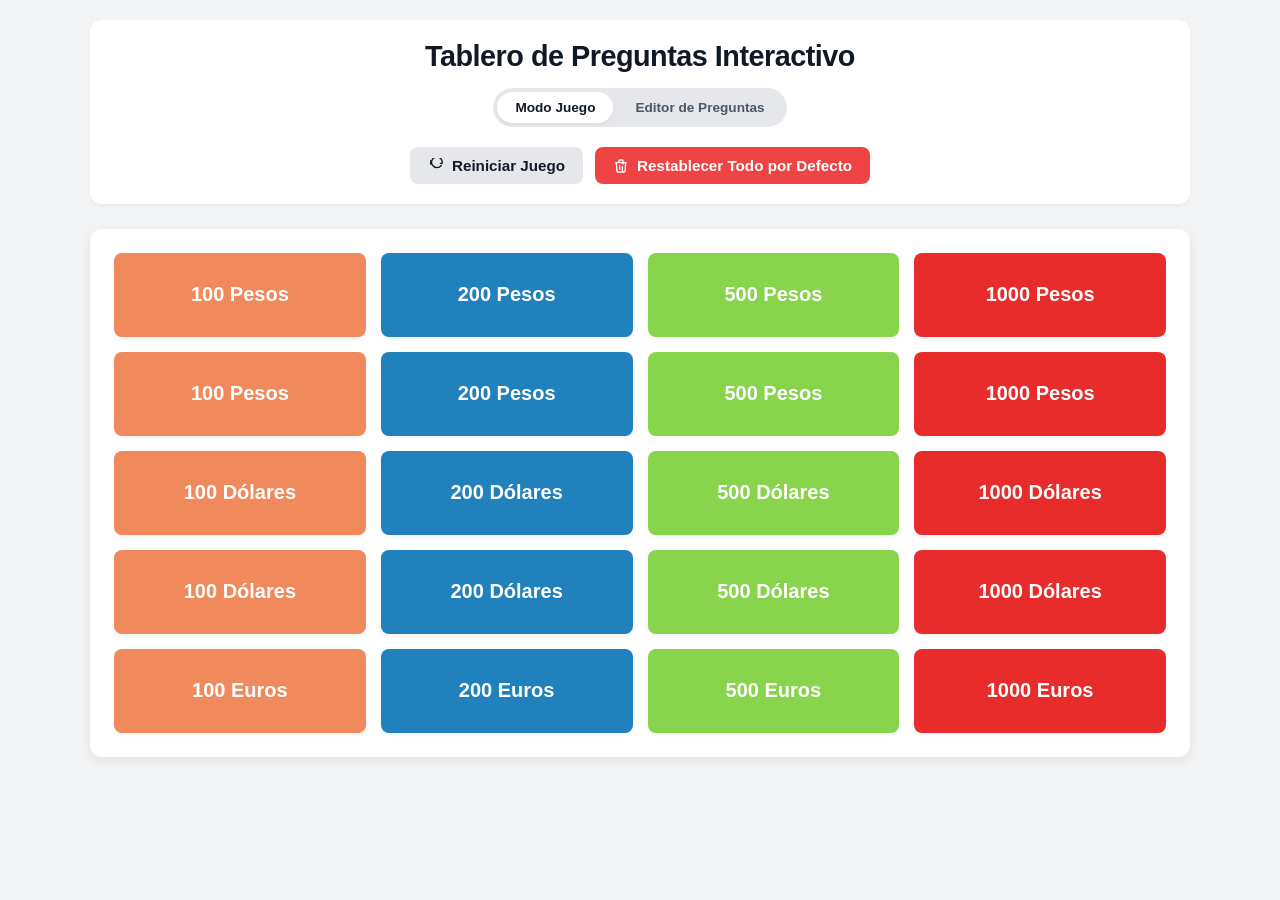
<file: juegos/tablero.html>
<!DOCTYPE html>
<html lang="es">
<head>
    <meta charset="UTF-8">
    <meta name="viewport" content="width=device-width, initial-scale=1.0">
    <title>Tablero de Preguntas Interactivo</title>
    <style>
        :root {
            --color-bg: #f3f4f6;
            --color-card-bg: #ffffff;
            --color-text-main: #111827;
            --color-text-muted: #4b5563;
            
            /* Colores adaptados exactamente de la imagen de referencia original */
            --col-orange: #f08a5d;
            --col-orange-hover: #e07a51;
            --col-blue: #2081bd;
            --col-blue-hover: #176596;
            --col-green: #88d44c;
            --col-green-hover: #72b53b;
            --col-red: #e82b2b;
            --col-red-hover: #c72020;

            --radius-md: 8px;
            --radius-lg: 12px;
            --radius-xl: 20px;
            --transition-smooth: all 0.2s ease-in-out;
            --shadow-sm: 0 2px 4px rgba(0,0,0,0.05);
            --shadow-md: 0 4px 12px rgba(0,0,0,0.08);
            --shadow-lg: 10px 10px 25px rgba(0,0,0,0.15);
        }

        * {
            box-sizing: border-box;
            margin: 0;
            padding: 0;
            font-family: -apple-system, BlinkMacSystemFont, "Segoe UI", Roboto, Helvetica, Arial, sans-serif;
        }

        body {
            background-color: var(--color-bg);
            color: var(--color-text-main);
            min-height: 100vh;
            padding: 20px;
            display: flex;
            flex-direction: column;
            align-items: center;
        }

        .container {
            width: 100%;
            max-width: 1100px;
            margin: 0 auto;
        }

        header {
            text-align: center;
            margin-bottom: 25px;
            background: var(--color-card-bg);
            padding: 20px;
            border-radius: var(--radius-lg);
            box-shadow: var(--shadow-sm);
        }

        h1 {
            font-size: 1.8rem;
            color: var(--color-text-main);
            margin-bottom: 15px;
            font-weight: 800;
            letter-spacing: -0.5px;
        }

        .controls-row {
            display: flex;
            justify-content: center;
            flex-wrap: wrap;
            gap: 12px;
            margin-top: 10px;
        }

        .btn {
            display: inline-flex;
            align-items: center;
            gap: 8px;
            padding: 10px 18px;
            font-size: 0.95rem;
            font-weight: 600;
            border-radius: var(--radius-md);
            cursor: pointer;
            border: none;
            transition: var(--transition-smooth);
            text-decoration: none;
            user-select: none;
        }

        .btn-primary {
            background-color: #4f46e5;
            color: white;
        }

        .btn-primary:hover {
            background-color: #4338ca;
        }

        .btn-secondary {
            background-color: #e5e7eb;
            color: var(--color-text-main);
        }

        .btn-secondary:hover {
            background-color: #d1d5db;
        }

        .btn-danger {
            background-color: #ef4444;
            color: white;
        }

        .btn-danger:hover {
            background-color: #dc2626;
        }

        .btn-success {
            background-color: #10b981;
            color: white;
        }

        .btn-success:hover {
            background-color: #059669;
        }

        .btn-add {
            background-color: #8b5cf6;
            color: white;
        }

        .btn-add:hover {
            background-color: #7c3aed;
        }

        .mode-selector {
            background: #e5e7eb;
            padding: 4px;
            border-radius: 50px;
            display: inline-flex;
            gap: 4px;
            margin-bottom: 10px;
        }

        .mode-btn {
            border: none;
            padding: 8px 18px;
            border-radius: 50px;
            font-weight: 700;
            font-size: 0.85rem;
            cursor: pointer;
            transition: var(--transition-smooth);
            background: transparent;
            color: var(--color-text-muted);
        }

        .mode-btn.active {
            background: white;
            color: var(--color-text-main);
            box-shadow: var(--shadow-sm);
        }

        .board-wrapper {
            background: var(--color-card-bg);
            padding: 24px;
            border-radius: var(--radius-lg);
            box-shadow: var(--shadow-md);
            overflow-x: auto;
            margin-bottom: 25px;
        }

        /* Rediseño a columnas dinámicas para permitir añadir infinitas preguntas */
        .board-grid {
            display: grid;
            grid-template-columns: repeat(4, 1fr);
            gap: 15px;
            min-width: 600px;
        }

        .board-column {
            display: flex;
            flex-direction: column;
            gap: 15px;
        }

        .card {
            aspect-ratio: 3 / 1;
            display: flex;
            align-items: center;
            justify-content: center;
            color: white;
            font-size: 1.25rem;
            font-weight: 800;
            text-align: center;
            border-radius: var(--radius-md);
            cursor: pointer;
            transition: var(--transition-smooth);
            position: relative;
            user-select: none;
            box-shadow: var(--shadow-sm);
            border: 2px solid transparent;
            padding: 10px;
        }

        .card:hover {
            transform: translateY(-3px);
            box-shadow: var(--shadow-lg);
        }

        /* Colores adaptados del tablero original */
        .card-col-0 { background-color: var(--col-orange); }
        .card-col-0:hover { background-color: var(--col-orange-hover); }

        .card-col-1 { background-color: var(--col-blue); }
        .card-col-1:hover { background-color: var(--col-blue-hover); }

        .card-col-2 { background-color: var(--col-green); }
        .card-col-2:hover { background-color: var(--col-green-hover); }

        .card-col-3 { background-color: var(--col-red); }
        .card-col-3:hover { background-color: var(--col-red-hover); }

        /* Comportamiento de tarjetas inactivas (dejando espacio libre pero invisible) */
        .card.inactive {
            visibility: hidden;
            pointer-events: none;
        }

        .editor-active .card {
            visibility: visible !important;
            opacity: 1 !important;
            pointer-events: auto !important;
            border: 2px dashed rgba(255, 255, 255, 0.6);
        }

        .editor-active .card.inactive {
            opacity: 0.45 !important;
            border: 2px dashed #374151;
            background-color: #9ca3af !important;
            visibility: visible !important;
        }

        .card-edit-badge {
            position: absolute;
            top: 4px;
            right: 4px;
            background: rgba(0,0,0,0.6);
            border-radius: 50%;
            width: 20px;
            height: 20px;
            display: none;
            align-items: center;
            justify-content: center;
        }

        .editor-active .card-edit-badge {
            display: flex;
        }

        .modal-overlay {
            position: fixed;
            top: 0;
            left: 0;
            width: 100%;
            height: 100%;
            background: rgba(0, 0, 0, 0.5);
            display: none;
            align-items: center;
            justify-content: center;
            z-index: 1000;
            padding: 15px;
            backdrop-filter: blur(2px);
        }

        .modal-overlay.active {
            display: flex;
        }

        #modal-confirm {
            z-index: 1500;
        }

        .modal-content {
            background: var(--color-card-bg);
            border-radius: var(--radius-lg);
            width: 100%;
            max-width: 650px;
            max-height: 90vh; /* Evita que el modal supere la altura de la pantalla */
            display: flex;
            flex-direction: column; /* Organiza encabezado, cuerpo y pie en columna */
            box-shadow: var(--shadow-lg);
            overflow: hidden;
            position: relative;
            animation: modalFadeIn 0.2s ease-out;
            border: 1px solid #d1d5db;
        }

        @keyframes modalFadeIn {
            from { transform: scale(0.95); opacity: 0; }
            to { transform: scale(1); opacity: 1; }
        }

        .btn-close-modal {
            position: absolute;
            top: 12px;
            right: 15px;
            background: #111827;
            color: white;
            border: none;
            border-radius: 50%;
            width: 28px;
            height: 28px;
            cursor: pointer;
            font-size: 1.1rem;
            font-weight: bold;
            display: flex;
            align-items: center;
            justify-content: center;
            transition: var(--transition-smooth);
            z-index: 10;
        }

        .btn-close-modal:hover {
            background: #374151;
            transform: scale(1.05);
        }

        .modal-body {
            padding: 30px;
            overflow-y: auto; /* Permite scroll vertical si el contenido excede la pantalla */
            flex-grow: 1; /* Consume el espacio disponible dinámicamente */
        }

        .question-text {
            font-size: 1.3rem;
            line-height: 1.45;
            margin-bottom: 22px;
            color: var(--color-text-main);
            font-weight: 700;
            white-space: pre-wrap;
        }

        .form-group {
            margin-bottom: 18px;
        }

        .input-row-container {
            display: flex;
            gap: 12px;
            align-items: center;
            margin-bottom: 20px;
        }

        .form-control {
            flex-grow: 1;
            padding: 12px 16px;
            border: 1px solid #d1d5db;
            border-radius: var(--radius-md);
            font-size: 1rem;
            transition: var(--transition-smooth);
            outline: none;
            width: 100%;
        }

        .form-control:focus {
            border-color: #4f46e5;
            box-shadow: 0 0 0 3px rgba(79, 70, 229, 0.1);
        }

        .btn-purple {
            background-color: #7c3aed;
            color: white;
            font-weight: 600;
            padding: 12px 20px;
            border-radius: 4px;
            border: none;
            cursor: pointer;
            font-size: 0.95rem;
            transition: var(--transition-smooth);
            white-space: nowrap;
            user-select: none;
        }

        .btn-purple:hover {
            background-color: #6d28d9;
        }

        .btn-send {
            background-color: #555555;
            color: white;
            font-weight: 600;
            padding: 10px 24px;
            border-radius: 50px;
            border: none;
            cursor: pointer;
            font-size: 0.9rem;
            transition: var(--transition-smooth);
            user-select: none;
        }

        .btn-send:hover {
            background-color: #3f3f46;
        }

        .feedback {
            padding: 14px;
            border-radius: var(--radius-md);
            margin-bottom: 18px;
            font-weight: 600;
            display: none;
            align-items: center;
            gap: 10px;
        }

        .feedback.success {
            display: flex;
            background-color: #d1fae5;
            color: #065f46;
            border: 1px solid #a7f3d0;
        }

        .feedback.error {
            display: flex;
            background-color: #fee2e2;
            color: #991b1b;
            border: 1px solid #fca5a5;
            animation: shake 0.3s ease-in-out;
        }

        @keyframes shake {
            0%, 100% { transform: translateX(0); }
            25% { transform: translateX(-6px); }
            75% { transform: translateX(6px); }
        }

        .reveal-box {
            background-color: #f3f4f6;
            border-left: 4px solid #7c3aed;
            padding: 14px;
            border-radius: 0 var(--radius-md) var(--radius-md) 0;
            margin-top: 15px;
            display: none;
        }

        .reveal-box.active {
            display: block;
        }

        .modal-footer {
            padding: 15px 30px;
            background: #f9fafb;
            border-top: 1px solid #e5e7eb;
            display: flex;
            justify-content: space-between;
            align-items: center;
            flex-wrap: wrap;
            gap: 10px;
            flex-shrink: 0; /* Evita que el pie de página se colapse */
        }

        .backup-panel {
            background: var(--color-card-bg);
            border-radius: var(--radius-lg);
            padding: 20px;
            margin-top: 10px;
            box-shadow: var(--shadow-sm);
        }

        .backup-text {
            width: 100%;
            height: 80px;
            font-family: monospace;
            font-size: 0.8rem;
            margin-top: 8px;
            margin-bottom: 12px;
            resize: vertical;
        }

        .badge-info {
            background: #e0f2fe;
            color: #0369a1;
            padding: 8px 12px;
            border-radius: var(--radius-md);
            font-size: 0.85rem;
            line-height: 1.4;
            margin-bottom: 15px;
        }

        /* Notificaciones integradas tipo Toast */
        .toast-container {
            position: fixed;
            bottom: 20px;
            right: 20px;
            z-index: 2000;
            display: flex;
            flex-direction: column;
            gap: 10px;
            pointer-events: none;
        }

        .toast-box {
            background: #1f2937;
            color: white;
            padding: 14px 24px;
            border-radius: var(--radius-md);
            box-shadow: var(--shadow-lg);
            font-size: 0.95rem;
            font-weight: 600;
            display: flex;
            align-items: center;
            gap: 10px;
            min-width: 250px;
            animation: slideInRight 0.3s ease-out;
            pointer-events: auto;
        }

        @keyframes slideInRight {
            from { transform: translateX(100%); opacity: 0; }
            to { transform: translateX(0); opacity: 1; }
        }
    </style>
</head>
<body>

    <div class="container">
        <header>
            <h1>Tablero de Preguntas Interactivo</h1>
            
            <div class="mode-selector">
                <button class="mode-btn active" id="btn-mode-play" onclick="setMode('play')">Modo Juego</button>
                <button class="mode-btn" id="id-mode-edit" onclick="setMode('edit')">Editor de Preguntas</button>
            </div>

            <div class="controls-row">
                <!-- Botón exclusivo para agregar nuevas preguntas, visible solo en Modo Edición -->
                <button class="btn btn-add" id="btn-add-question" style="display: none;" onclick="openAddModal()">
                    <svg width="16" height="16" fill="none" stroke="currentColor" stroke-width="2.5" viewBox="0 0 24 24"><path stroke-linecap="round" stroke-linejoin="round" d="M12 4.5v15m7.5-7.5h-15"/></svg>
                    Agregar Nueva Pregunta
                </button>
                <button class="btn btn-secondary" onclick="confirmResetGame()">
                    <svg width="16" height="16" fill="none" stroke="currentColor" stroke-width="2" viewBox="0 0 24 24"><path stroke-linecap="round" stroke-linejoin="round" d="M4 4v5h.582m15.356 2A8.001 8.001 0 1121.21 8H18.5"/></svg>
                    Reiniciar Juego
                </button>
                <button class="btn btn-danger" onclick="confirmResetAll()">
                    <svg width="16" height="16" fill="none" stroke="currentColor" stroke-width="2" viewBox="0 0 24 24"><path stroke-linecap="round" stroke-linejoin="round" d="M19 7l-.867 12.142A2 2 0 0116.138 21H7.862a2 2 0 01-1.995-1.858L5 7m5 4v6m4-4v6m1-10V4a1 1 0 00-1-1h-4a1 1 0 00-1 1v3M4 7h16"/></svg>
                    Restablecer Todo por Defecto
                </button>
            </div>
        </header>

        <div class="board-wrapper" id="board-container">
            <div class="board-grid" id="main-board">
                <div class="board-column" id="col-0"></div>
                <div class="board-column" id="col-1"></div>
                <div class="board-column" id="col-2"></div>
                <div class="board-column" id="col-3"></div>
            </div>
        </div>

        <!-- Panel de copia de seguridad (visible solo en modo edición) -->
        <div class="backup-panel" id="backup-section" style="display: none;">
            <h3 style="margin-bottom: 8px;">Crear un nuevo tablero / Respaldar preguntas</h3>
            <p style="font-size: 0.9rem; color: var(--color-text-muted); margin-bottom: 12px;">
                Puedes copiar este código de texto para guardar tus preguntas hechas a mano, o pegar un código guardado previamente para cargar un tablero completamente nuevo al instante.
            </p>
            <textarea class="form-control backup-text" id="backup-string" readonly onclick="this.select()"></textarea>
            <div style="display: flex; gap: 10px;">
                <button class="btn btn-primary" onclick="copyBackupToClipboard()">Copiar Configuración</button>
                <button class="btn btn-secondary" onclick="importBackupBoard()">Importar tablero</button>
            </div>
        </div>
    </div>

    <div class="toast-container" id="toast-area"></div>

    <div class="modal-overlay" id="modal-confirm">
        <div class="modal-content" style="max-width: 450px;">
            <div class="modal-body" style="padding: 25px;">
                <h3 id="confirm-title" style="margin-bottom: 10px; font-size: 1.25rem;">¿Estás seguro?</h3>
                <p id="confirm-msg" style="color: var(--color-text-muted); font-size: 0.95rem; line-height: 1.4;"></p>
            </div>
            <div class="modal-footer" style="background: #f9fafb; display: flex; justify-content: flex-end; gap: 10px; padding: 15px 25px;">
                <button class="btn btn-secondary" onclick="resolveConfirm(false)">Cancelar</button>
                <button class="btn btn-danger" id="btn-confirm-action" onclick="resolveConfirm(true)">Confirmar</button>
            </div>
        </div>
    </div>
    
    <div class="modal-overlay" id="modal-play">
        <div class="modal-content">
            <!-- La X ejecuta eliminateCardFromGame() para que se elimine al cerrarse de forma manual -->
            <button class="btn-close-modal" onclick="eliminateCardFromGame()">&times;</button>
            <div class="modal-body">
                <div class="question-text" id="modal-play-question"></div>
                
                <div class="input-row-container">
                    <input type="text" class="form-control" id="user-answer" placeholder="Escribe aquí tu respuesta." onkeydown="checkAnswerOnEnter(event)">
                    <button class="btn-purple" onclick="revealCorrectAnswer()">Ver respuesta</button>
                </div>

                <div class="feedback success" id="feedback-success">
                    <svg width="20" height="20" fill="none" stroke="currentColor" stroke-width="2.5" viewBox="0 0 24 24"><path stroke-linecap="round" stroke-linejoin="round" d="M5 13l4 4L19 7"/></svg>
                    <span>¡Respuesta Correcta!</span>
                </div>
                <div class="feedback error" id="feedback-error">
                    <svg width="20" height="20" fill="none" stroke="currentColor" stroke-width="2.5" viewBox="0 0 24 24"><path stroke-linecap="round" stroke-linejoin="round" d="M6 18L18 6M6 6l12 12"/></svg>
                    <span>Respuesta incorrecta. Inténtalo de nuevo.</span>
                </div>

                <div class="reveal-box" id="reveal-box-correct">
                    <strong style="color: #7c3aed; display:block; margin-bottom: 4px;">Respuesta(s) Aceptada(s):</strong>
                    <span id="correct-answer-list">Ninguna respuesta registrada.</span>
                </div>
            </div>
            <div class="modal-footer" style="justify-content: flex-end; gap: 10px;">
                <!-- El botón Regresar cierra el modal y retira la tarjeta del tablero por haber sido jugada -->
                <button class="btn btn-secondary" style="font-size: 0.85rem;" onclick="eliminateCardFromGame()">Regresar</button>
                <button class="btn-send" id="btn-check-ans" onclick="verifyAnswer()">Enviar</button>
            </div>
        </div>
    </div>

    <div class="modal-overlay" id="modal-edit">
        <div class="modal-content">
            <button class="btn-close-modal" onclick="closeModal('modal-edit')">&times;</button>
            <div class="modal-body" style="padding-top: 40px;">
                <h2 id="edit-modal-title" style="margin-bottom: 15px; font-weight: 800;">Modificar Tarjeta</h2>
                <div class="badge-info">
                    Modifica el valor visible de la tarjeta, define la pregunta y especifica una o más respuestas válidas (separadas por comas si hay variaciones válidas).
                </div>

                <!-- Selección de la Columna / Categoría del tablero -->
                <div class="form-group">
                    <label style="display:block; font-weight:700; font-size:0.8rem; margin-bottom:6px; text-transform:uppercase;" for="edit-card-col">Columna / Categoría</label>
                    <select class="form-control" id="edit-card-col">
                        <option value="0">Naranja (1ra Columna)</option>
                        <option value="1">Azul (2da Columna)</option>
                        <option value="2">Verde (3ra Columna)</option>
                        <option value="3">Rojo (4ta Columna)</option>
                    </select>
                </div>

                <div class="form-group">
                    <label style="display:block; font-weight:700; font-size:0.8rem; margin-bottom:6px; text-transform:uppercase;" for="edit-card-label">Valor de la tarjeta</label>
                    <input type="text" class="form-control" id="edit-card-label" placeholder="Ej. 100 Pesos">
                </div>

                <div class="form-group">
                    <label style="display:block; font-weight:700; font-size:0.8rem; margin-bottom:6px; text-transform:uppercase;" for="edit-card-question">Pregunta</label>
                    <textarea class="form-control" id="edit-card-question" rows="8" style="resize:vertical;" placeholder="Escribe la pregunta formulada aquí..."></textarea>
                </div>

                <div class="form-group">
                    <label style="display:block; font-weight:700; font-size:0.8rem; margin-bottom:6px; text-transform:uppercase;" for="edit-card-answers">Respuestas válidas (Sepáralas por comas)</label>
                    <input type="text" class="form-control" id="edit-card-answers" placeholder="ejemplo 1, ejemplo dos">
                    <small style="color: var(--color-text-muted); font-size:0.75rem; display:block; margin-top:4px;">
                        Las respuestas no distinguen entre mayúsculas, minúsculas, espacios adicionales ni acentos básicos.
                    </small>
                </div>
            </div>
            <div class="modal-footer" style="justify-content: flex-end; gap: 10px;">
                <!-- Botón de eliminación permanente, empujado a la izquierda mediante margin-right: auto -->
                <button class="btn btn-danger" id="btn-delete-card" onclick="deleteCardPermanently()" style="display: none; margin-right: auto;">Eliminar Pregunta</button>
                <button class="btn btn-secondary" onclick="closeModal('modal-edit')">Cancelar</button>
                <button class="btn btn-success" id="btn-save-edit" onclick="saveCardEdits()">Guardar Cambios</button>
            </div>
        </div>
    </div>

    <script>
        const DEFAULT_TEMPLATES = [
            // FILA 1
            { 
                id: 0, 
                col: 0, 
                label: "100 Pesos", 
                question: "Pregunta 1: Si una barra de chocolate se divide en 5 partes iguales y se consumen las 5 partes, ¿cómo se le clasifica a esta fracción y qué resultado entero representa?\n\nCompleta una de las dos opciones en el espacio en blanco.\nUna fracción [...]\nUna unidad [...]", 
                answers: ["Una fracción entera", "fracción entera", "Una fracción aparente", "fracción aparente", "Una unidad completa", "unidad completa", "entera", "aparente"] 
            },
            { 
                id: 1, 
                col: 1, 
                label: "200 Pesos", 
                question: "Pregunta 6: Si multiplicas tanto el numerador como el denominador de la fracción 3/5 por el número 3, ¿qué fracción equivalente obtienes?\n\nEscribe la fracción, por ejemplo: 3/5.", 
                answers: ["9/15"] 
            },
            { 
                id: 2, 
                col: 2, 
                label: "500 Pesos", 
                question: "Pregunta 11: Tienes 4/5 de una barra de chocolate. Si decides regalarle 1/5 de la barra a un amigo, ¿qué fracción de chocolate te queda?\n\nResponde con una fracción, por ejemplo, 4/6.", 
                answers: ["3/5"] 
            },
            { 
                id: 3, 
                col: 3, 
                label: "1000 Pesos", 
                question: "Pregunta 16: Tienes un paquete de datos móviles con 1,200 MB disponibles y tu consumo habitual es una tasa alta de 600 MB por día, lo que te rinde para 2 días. Si reduces tu consumo diario a la mitad (300 MB por día), ¿para cuántos días te alcanzará el internet restante?\n\nEscriba su respuesta con el siguiente formato: # días\nPor ejemplo: 6 días.", 
                answers: ["4 días", "4 dias", "4"] 
            },
            
            // FILA 2
            { 
                id: 4, 
                col: 0, 
                label: "100 Pesos", 
                question: "Pregunta 2: Escribe cómo se lee formalmente la fracción 5/8.\n\nEscriba la correcta pronunciación sin faltas de ortografía.\nPor ejemplo: Para 8/10 la respuesta sería \"ocho décimos\"", 
                answers: ["Cinco octavos"] 
            },
            { 
                id: 5, 
                col: 1, 
                label: "200 Pesos", 
                question: "Pregunta 7: Al simplificar la fracción 6/8 dividiendo ambos términos entre su factor común, ¿qué fracción irreducible obtienes?\n\nEscribe la fracción, por ejemplo 1/2.", 
                answers: ["3/4"] 
            },
            { 
                id: 6, 
                col: 2, 
                label: "500 Pesos", 
                question: "Pregunta 12: Si un usuario tiene un plan de Wi-Fi residencial donde descargar 2 videojuegos idénticos de manera simultánea duplica la demanda de megabits por segundo, ¿qué tipo de proporcionalidad se está presentando?\n\nEscribe el concepto.", 
                answers: ["Proporcionalidad directa", "directa"] 
            },
            { 
                id: 7, 
                col: 3, 
                label: "1000 Pesos", 
                question: "Pregunta 17: El tiempo que duran tus datos móviles es inversamente proporcional a la tasa de consumo diario. Si necesitas que tus megabytes duren el triple de tiempo para llegar al fin de mes, ¿a qué fracción debes reducir tu consumo diario habitual?\n\nResponde con una fracción, por ejemplo, 4/5.", 
                answers: ["1/3"] 
            },

            // FILA 3
            { 
                id: 8, 
                col: 0, 
                label: "100 Dólares", 
                question: "Pregunta 3: Si el menú de configuración de tu celular indica que has utilizado el 90% del almacenamiento, ¿qué significa este porcentaje en relación con cada 100 partes de la memoria?\n\nLa respuesta se debe indicar como (# partes de cada #)\nPor ejemplo: 60 partes de cada 80\n(Es decir 60/80 = 75%)", 
                answers: ["90 partes de cada 100"] 
            },
            { 
                id: 9, 
                col: 1, 
                label: "200 Dólares", 
                question: "Pregunta 8: Transforma el porcentaje del 75% a su representation decimal exacta.\n\nEscriba el valor con dos decimales, por ejemplo: 0.25", 
                answers: ["0.75"] 
            },
            { 
                id: 10, 
                col: 2, 
                label: "500 Dólares", 
                question: "Pregunta 13: Un estudiante junta 1/4 de pizza de pepperoni y 2/4 de pizza de queso en una sola caja. Al combinarlas, ¿qué fracción total de pizza tiene en la caja?\n\nResponde con una fracción, por ejemplo, 7/10.", 
                answers: ["3/4"] 
            },
            { 
                id: 11, 
                col: 3, 
                label: "1000 Dólares", 
                question: "Pregunta 18: Una batería portátil de carga rápida está conectada a 2 teléfonos celulares idénticos en paralelo y agota toda su energía en exactamente 10 minutos. Si duplicas la cantidad de teléfonos y conectas 4 equipos al mismo tiempo para que consuman energía a la misma velocidad, ¿cuántos días o minutos tardarán en agotar la batería?\n\nResponde indicando si se trata de días o minutos con el siguiente formato: # (minutos o días).\nPor ejemplo: 6 días.", 
                answers: ["5 minutos", "5"] 
            },

            // FILA 4
            { 
                id: 12, 
                col: 0, 
                label: "100 Dólares", 
                question: "Pregunta 4: ¿Cuál es la principal función de la línea fraccionaria en una expresión matemática además de separar el numerador del denominador?\n\nComplete alguna de las frases.\nRepresentar una _______________________________\nSirve para ____________________________________", 
                answers: ["Representar una operación de división", "Representar una división", "Sirve para dividir"] 
            },
            { 
                id: 13, 
                col: 1, 
                label: "200 Dólares", 
                question: "Pregunta 9: Si tienes la fracción impropia 5/4 (cinco cuartos), ¿cómo se expresa en forma de fracción mixta?\n\nLa respuesta debe seguir este formato: # entero y #/#\nPor ejemplo: 1 entero y 4/6 o 2 enteros y 1/2", 
                answers: ["1 entero y 1/4"] 
            },
            { 
                id: 14, 
                col: 2, 
                label: "500 Dólares", 
                question: "Pregunta 14: Si una plataforma de streaming consume 0.3 GB por hora en su calidad más baja, ¿cuántos gigabytes completos se habrán consumido si mantienes la reproducción durante 10 horas seguidas?\n\nEscribe la respuesta usando el siguiente formato: # GB", 
                answers: ["3 GB", "3GB", "3"] 
            },
            { 
                id: 15, 
                col: 3, 
                label: "1000 Dólares", 
                question: "Pregunta 19: Para una visualización de video estable en calidad estándar se requiere un ancho de banda constante de 3 Mbps por pantalla. Si en un hogar se conectan al mismo tiempo 4 pantallas para ver videos en esta misma calidad, ¿cuál es la velocidad total mínima en Megabits por segundo (Mbps) que debe tener el plan contratado para que no se congele el video?\n\nEscribe la respuesta en el siguiente formato: # Mbps\nPor ejemplo: 8 Mbps.", 
                answers: ["12 Mbps", "12Mbps", "12"] 
            },

            // FILA 5
            { 
                id: 16, 
                col: 0, 
                label: "100 Euros", 
                question: "Pregunta 5: Si un estudiante divide su tiempo de estudio en 4 bloques iguales y ya completó 1 bloque, ¿qué fracción propia representa el tiempo que ya estudió?\n\nSu respuesta puede ser en forma de texto o fracción.\nPor ejemplo: Dos quintos o 2/5.", 
                answers: ["1/4", "un cuarto"] 
            },
            { 
                id: 17, 
                col: 1, 
                label: "200 Euros", 
                question: "Pregunta 10: Si un reporte escolar te muestra que la proporción de alumnos aprobados en un examen es de 15/20, simplifica esta fracción a su mínima expresión.\n\nLa respuesta debe ser una fracción, por ejemplo, 1/5.", 
                answers: ["3/4"] 
            },
            { 
                id: 18, 
                col: 2, 
                label: "500 Euros", 
                question: "Pregunta 15: Si para preparar una porción de café utilizas 2 cucharadas de azúcar, ¿cuántas cucharadas vas a necesitar para preparar 6 porciones iguales bajo una relación directamente proporcional?\n\nEscribe tu respuesta con el siguiente formato: # cucharadas.\nPor ejemplo: 5 cucharadas.", 
                answers: ["12 cucharadas", "12 cucharadas.", "12"] 
            },
            { 
                id: 19, 
                col: 3, 
                label: "1000 Euros", 
                question: "Pregunta 20: La constante de proporcionalidad en el consumo de una batería es igual al total de la energía disponible, que en este caso es un 10%. Si la tasa de consumo es de 0.5% por minuto, calcula cuántos minutos de vida le quedan exactamente al teléfono.\n\nResponde con el siguiente formato: # minutos.\nPor ejemplo: 8 minutos.", 
                answers: ["20 minutos", "20"] 
            }
        ];

        let boardQuestions = [];
        let activeMode = 'play';
        let selectedCardId = null;
        let isAddingNew = false; // Flag para controlar si estamos agregando una tarjeta nueva o editando una existente
        let confirmPromiseResolver = null;

        window.onload = async function() {
            loadBoardData();
            // Plataforma: ?banco=nombre carga un banco de preguntas de la carpeta bancos/
            const banco = new URLSearchParams(location.search).get('banco');
            if (banco && /^[a-z0-9-]+$/.test(banco)) {
                try {
                    const r = await fetch('bancos/' + banco + '.json');
                    if (!r.ok) throw new Error(r.status);
                    boardQuestions = (await r.json()).map(q => ({ ...q, inactive: false }));
                    saveBoardData();
                    history.replaceState(null, '', location.pathname);
                    showToast('Banco de preguntas cargado.');
                } catch (e) { showToast('No se pudo cargar el banco de preguntas.'); }
            }
            renderBoard();
            updateBackupJSON();
        }

        function showToast(message) {
            const toastArea = document.getElementById('toast-area');
            const toast = document.createElement('div');
            toast.className = 'toast-box';
            toast.innerText = message;
            toastArea.appendChild(toast);
            setTimeout(() => {
                toast.style.opacity = '0';
                toast.style.transition = 'opacity 0.5s ease';
                setTimeout(() => toast.remove(), 500);
            }, 3000);
        }

        function showConfirm(title, message) {
            document.getElementById('confirm-title').innerText = title;
            document.getElementById('confirm-msg').innerText = message;
            document.getElementById('modal-confirm').classList.add('active');
            return new Promise((resolve) => {
                confirmPromiseResolver = resolve;
            });
        }

        function resolveConfirm(decision) {
            document.getElementById('modal-confirm').classList.remove('active');
            if (confirmPromiseResolver) {
                confirmPromiseResolver(decision);
                confirmPromiseResolver = null;
            }
        }

        function loadBoardData() {
            try {
                const storedData = localStorage.getItem('board_questions_data');
                if (storedData) {
                    boardQuestions = JSON.parse(storedData);
                    if (!Array.isArray(boardQuestions)) {
                        throw new Error("Datos corruptos");
                    }
                } else {
                    resetToDefaultData(false);
                }
            } catch (e) {
                resetToDefaultData(false);
            }
        }

        function saveBoardData() {
            localStorage.setItem('board_questions_data', JSON.stringify(boardQuestions));
            updateBackupJSON();
        }

        async function resetToDefaultData(askConfirmation = true) {
            if (askConfirmation) {
                const confirmed = await showConfirm(
                    "Restablecer Todo por Defecto", 
                    "¿Estás seguro de restablecer por completo todo el tablero? Perderás todas tus preguntas y respuestas personalizadas."
                );
                if (!confirmed) return;
            }
            boardQuestions = DEFAULT_TEMPLATES.map(item => ({
                id: item.id,
                col: item.col,
                label: item.label,
                question: item.question,
                answers: [...item.answers],
                inactive: false
            }));
            saveBoardData();
            renderBoard();
            if (askConfirmation) {
                showToast("El tablero ha sido restaurado con la configuración por defecto.");
            }
        }

        function renderBoard() {
            // Limpiar las 4 columnas de renderizado
            for (let c = 0; c < 4; c++) {
                document.getElementById(`col-${c}`).innerHTML = '';
            }

            // Filtrar y ordenar las preguntas dentro de sus columnas respectivas
            boardQuestions.forEach(card => {
                const columnContainer = document.getElementById(`col-${card.col}`);
                if (!columnContainer) return; // Salvaguarda en caso de que la columna no exista

                const cardElement = document.createElement('div');
                cardElement.id = `card-${card.id}`;
                cardElement.className = `card card-col-${card.col}`;
                
                if (card.inactive) {
                    cardElement.classList.add('inactive');
                }

                cardElement.innerHTML = `
                    <span>${escapeHTML(card.label)}</span>
                    <div class="card-edit-badge">
                        <svg width="12" height="12" fill="none" stroke="white" stroke-width="2" viewBox="0 0 24 24"><path stroke-linecap="round" stroke-linejoin="round" d="M15.232 5.232l3.536 3.536m-2.036-5.036a2.5 2.5 0 113.536 3.536L6.5 21.036H3v-3.572L16.732 3.732z"/></svg>
                    </div>
                `;

                cardElement.onclick = () => handleCardClick(card.id);
                columnContainer.appendChild(cardElement);
            });
        }

        function handleCardClick(id) {
            const card = boardQuestions.find(q => String(q.id) === String(id));
            if (!card) return;

            selectedCardId = id;

            if (activeMode === 'edit') {
                openEditModal(card);
            } else {
                openPlayModal(card);
            }
        }

        function setMode(mode) {
            activeMode = mode;
            const container = document.getElementById('board-container');
            const btnPlay = document.getElementById('btn-mode-play');
            const btnEdit = document.getElementById('id-mode-edit');
            const btnAdd = document.getElementById('btn-add-question');
            const backupSection = document.getElementById('backup-section');

            if (mode === 'edit') {
                container.classList.add('editor-active');
                btnPlay.classList.remove('active');
                btnEdit.classList.add('active');
                btnAdd.style.display = 'inline-flex';
                backupSection.style.display = 'block';
            } else {
                container.classList.remove('editor-active');
                btnPlay.classList.add('active');
                btnEdit.classList.remove('active');
                btnAdd.style.display = 'none';
                backupSection.style.display = 'none';
            }
            renderBoard();
        }

        function openPlayModal(card) {
            const questionText = document.getElementById('modal-play-question');
            questionText.innerText = card.question;

            document.getElementById('user-answer').value = '';
            document.getElementById('feedback-success').style.display = 'none';
            document.getElementById('feedback-error').style.display = 'none';
            document.getElementById('reveal-box-correct').classList.remove('active');

            // Asegura que al abrir cualquier pregunta el botón inicie con el texto original "Enviar"
            document.getElementById('btn-check-ans').innerText = 'Enviar';

            document.getElementById('modal-play').classList.add('active');
            
            setTimeout(() => {
                document.getElementById('user-answer').focus();
            }, 100);
        }

        // Abre el modal de edición configurado para editar un elemento existente
        function openEditModal(card) {
            isAddingNew = false;
            selectedCardId = card.id;

            document.getElementById('edit-modal-title').innerText = "Modificar Tarjeta";
            document.getElementById('edit-card-col').value = card.col;
            document.getElementById('edit-card-label').value = card.label;
            document.getElementById('edit-card-question').value = card.question;
            document.getElementById('edit-card-answers').value = card.answers.join(', ');
            
            // Mostrar botón para eliminar ya que se está editando una pregunta existente
            document.getElementById('btn-delete-card').style.display = 'inline-flex';

            document.getElementById('modal-edit').classList.add('active');
        }

        // Abre el modal de edición limpio configurado para crear una nueva pregunta
        function openAddModal() {
            isAddingNew = true;
            selectedCardId = null;

            document.getElementById('edit-modal-title').innerText = "Agregar Nueva Pregunta";
            document.getElementById('edit-card-col').value = "0";
            document.getElementById('edit-card-label').value = "";
            document.getElementById('edit-card-question').value = "";
            document.getElementById('edit-card-answers').value = "";
            
            // Ocultar botón eliminar porque es una pregunta completamente nueva que aún no existe
            document.getElementById('btn-delete-card').style.display = 'none';

            document.getElementById('modal-edit').classList.add('active');
        }

        function closeModal(modalId) {
            document.getElementById(modalId).classList.remove('active');
            selectedCardId = null;
        }

        function checkAnswerOnEnter(event) {
            if (event.key === 'Enter') {
                verifyAnswer();
            }
        }

        function cleanString(str) {
            return str
                .toLowerCase()
                .normalize("NFD")
                .replace(/[\u0300-\u036f]/g, "") // Elimina acentos
                .replace(/[.,\/#!$%\^&\*;:{}=\-_`~()]/g,"") // Elimina puntuación
                .replace(/\s+/g, ' ') // Colapsa múltiples espacios
                .trim();
        }

        function verifyAnswer() {
            if (selectedCardId === null) return;
            const card = boardQuestions.find(q => String(q.id) === String(selectedCardId));
            if (!card) return;

            const userText = document.getElementById('user-answer').value;
            const cleanedUserText = cleanString(userText);

            const isCorrect = card.answers.some(answer => cleanString(answer) === cleanedUserText);

            const successBlock = document.getElementById('feedback-success');
            const errorBlock = document.getElementById('feedback-error');

            if (isCorrect) {
                successBlock.style.display = 'flex';
                errorBlock.style.display = 'none';
                document.getElementById('btn-check-ans').innerText = 'Enviar';
            } else {
                successBlock.style.display = 'none';
                errorBlock.style.display = 'flex';
                document.getElementById('btn-check-ans').innerText = 'Intentar de nuevo';
            }
        }

        function revealCorrectAnswer() {
            if (selectedCardId === null) return;
            const card = boardQuestions.find(q => String(q.id) === String(selectedCardId));
            if (!card) return;

            const correctSpan = document.getElementById('correct-answer-list');
            correctSpan.innerText = card.answers.join('   /   ');

            const revealBox = document.getElementById('reveal-box-correct');
            revealBox.classList.add('active');
        }

        function eliminateCardFromGame() {
            if (selectedCardId === null) return;
            const index = boardQuestions.findIndex(q => String(q.id) === String(selectedCardId));
            if (index !== -1) {
                boardQuestions[index].inactive = true;
                saveBoardData();
                renderBoard();
            }
            closeModal('modal-play');
        }

        function saveCardEdits() {
            const colVal = parseInt(document.getElementById('edit-card-col').value);
            const labelVal = document.getElementById('edit-card-label').value.trim();
            const questionVal = document.getElementById('edit-card-question').value.trim();
            const answersVal = document.getElementById('edit-card-answers').value;

            if (!labelVal || !questionVal || !answersVal.trim()) {
                showToast("Por favor, rellena todos los campos antes de guardar.");
                return;
            }

            const answersArray = answersVal.split(',').map(ans => ans.trim()).filter(ans => ans.length > 0);

            if (isAddingNew) {
                // Generar un ID único basado en tiempo Unix
                const newCard = {
                    id: Date.now(),
                    col: colVal,
                    label: labelVal,
                    question: questionVal,
                    answers: answersArray,
                    inactive: false
                };
                boardQuestions.push(newCard);
                showToast("Pregunta agregada con éxito.");
            } else {
                if (selectedCardId === null) return;
                const index = boardQuestions.findIndex(q => String(q.id) === String(selectedCardId));
                if (index === -1) return;

                boardQuestions[index].col = colVal;
                boardQuestions[index].label = labelVal;
                boardQuestions[index].question = questionVal;
                boardQuestions[index].answers = answersArray;
                showToast("Cambios guardados con éxito.");
            }

            saveBoardData();
            renderBoard();
            closeModal('modal-edit');
        }

        // Función para eliminar definitivamente una pregunta del listado (Corregida e Infalible)
        async function deleteCardPermanently() {
            if (selectedCardId === null) return;
            
            // Se guarda el ID de forma local para evitar cambios por asincronía (condiciones de carrera)
            const cardIdToDelete = selectedCardId; 
            
            const confirmed = await showConfirm(
                "Eliminar Pregunta Permanentemente",
                "¿Estás completamente seguro de que deseas eliminar permanentemente esta pregunta del tablero? Esta acción no se puede deshacer."
            );
            
            if (!confirmed) return;
            
            // Filtrar usando conversión de tipos robusta para evitar disparidades String/Number de localStorage
            boardQuestions = boardQuestions.filter(q => String(q.id) !== String(cardIdToDelete));
            
            saveBoardData();
            renderBoard();
            closeModal('modal-edit');
            showToast("La pregunta ha sido eliminada permanentemente del tablero.");
        }

        async function confirmResetGame() {
            const confirmed = await showConfirm(
                "Reiniciar Partida", 
                "¿Estás seguro de reiniciar el juego? Se mantendrán las preguntas creadas/editadas y se volverán a activar todas las tarjetas en el tablero."
            );
            if (!confirmed) return;
            
            boardQuestions.forEach(card => {
                card.inactive = false;
            });
            saveBoardData();
            renderBoard();
            showToast("¡El juego ha sido reiniciado! Las preguntas regresaron al tablero.");
        }

        function confirmResetAll() {
            resetToDefaultData(true);
        }

        function updateBackupJSON() {
            const backupTextarea = document.getElementById('backup-string');
            backupTextarea.value = JSON.stringify(boardQuestions);
        }

        function copyBackupToClipboard() {
            const textarea = document.getElementById('backup-string');
            textarea.select();
            try {
                document.execCommand('copy');
                showToast("¡Configuración de tablero copiada con éxito!");
            } catch (err) {
                showToast("No se pudo copiar de forma automática.");
            }
        }

        async function importBackupBoard() {
            const backupString = prompt("Pega aquí el código JSON del tablero que deseas cargar:");
            if (!backupString) return;

            try {
                const parsed = JSON.parse(backupString);
                if (Array.isArray(parsed)) {
                    const isValid = parsed.every(item => 
                        item.hasOwnProperty('id') && 
                        item.hasOwnProperty('col') && 
                        item.hasOwnProperty('label') && 
                        item.hasOwnProperty('question') && 
                        item.hasOwnProperty('answers')
                    );

                    if (isValid) {
                        boardQuestions = parsed;
                        saveBoardData();
                        renderBoard();
                        showToast("¡Tablero cargado con éxito!");
                    } else {
                        showToast("El formato de datos no es correcto para este tablero.");
                    }
                } else {
                    showToast("El código debe contener un array válido de preguntas.");
                }
            } catch (e) {
                showToast("Fallo al interpretar el código de importación.");
            }
        }

        function escapeHTML(str) {
            return str
                .replace(/&/g, "&amp;")
                .replace(/</g, "&lt;")
                .replace(/>/g, "&gt;")
                .replace(/"/g, "&quot;")
                .replace(/'/g, "&#039;");
        }
    </script>
</body>
</html>
</file>
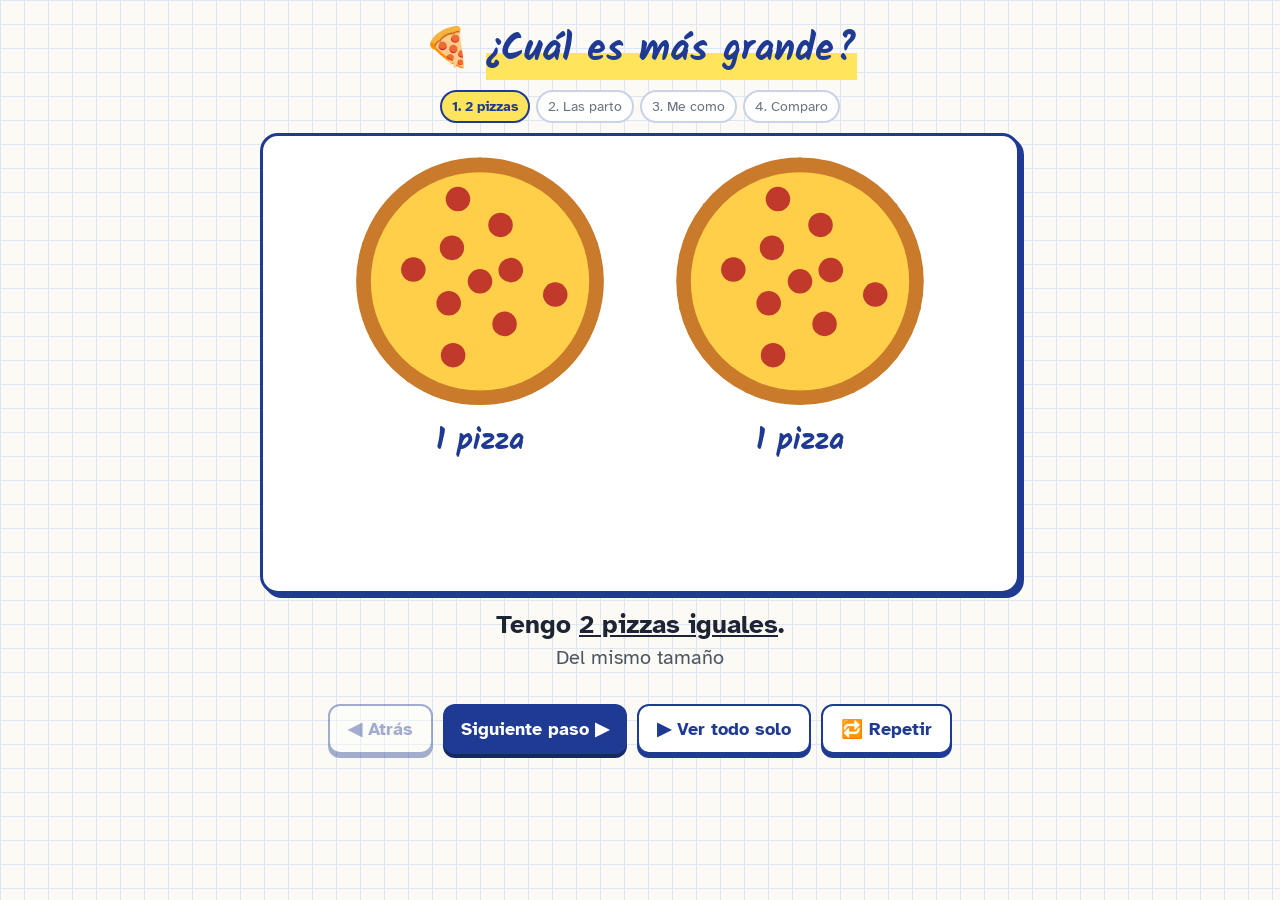
<file: assets/anim/cual-es-mas.html>
<!doctype html>
<html lang="es">
<head>
<meta charset="utf-8">
<meta name="viewport" content="width=device-width, initial-scale=1">
<title>¿Cuál es más?</title>
<link href="https://fonts.googleapis.com/css2?family=Atkinson+Hyperlegible:wght@400;700&family=Kalam:wght@700&display=swap" rel="stylesheet">
<link rel="stylesheet" href="anim.css">
<style>.barras{width:100%;max-width:520px;text-align:left;font-size:20px}
.fila{display:flex;align-items:center;gap:10px;margin:6px 0}.fila b{font-family:Kalam,cursive;color:var(--ink);font-size:30px;width:58px}
.tubo{flex:1;height:30px;border:3px solid var(--ink);border-radius:8px;overflow:hidden;background:#fff}
.lleno{height:100%;width:0;background:var(--or);transition:width 1.2s}</style>
</head>
<body>
<div class="wrap">
  <h1>🍕 <span>¿Cuál es más grande?</span></h1>
  <div class="pasos" id="pasos"></div>
  <div class="escena">
    <svg viewBox="0 0 600 290" id="sv"></svg>
    <div class="barras oculto" id="barras">
      <div class="fila"><b>3/5</b><div class="tubo"><div class="lleno" id="b1"></div></div></div>
      <div class="fila"><b>4/7</b><div class="tubo"><div class="lleno" id="b2"></div></div></div>
    </div>
  </div>
  <div class="texto" id="texto"></div>
  <div class="controles" id="controles"></div>
</div>
<script src="anim.js"></script>
<script>

const sv=A.$('sv');
const P=[A.pizza(sv,150,125,115,5),A.pizza(sv,450,125,115,7)];
const L=[150,450].map(x=>A.el('text',{x,y:282,'text-anchor':'middle',class:'etq'},sv));
A.iniciar([
 {n:'2 pizzas',t:'Tengo <u>2 pizzas iguales</u>.',s:'Del mismo tamaño',d:2500},
 {n:'Las parto',t:'Una la parto en <u>5</u> y la otra en <u>7</u>. ✂️',s:'Fíjate: las rebanadas de 5 son <b>más grandes</b>',d:3500},
 {n:'Me como',t:'De una me como <u>3 de 5</u>. De la otra, <u>4 de 7</u>. 😋',s:'¿De cuál comí más?',d:6000},
 {n:'Comparo',t:'<span style="color:#1f3a93">3/5</span> es más que <span style="color:#1f3a93">4/7</span> 🎉',s:'Por poquito. Con la cruz: 3 × 7 = <b>21</b> y 4 × 5 = <b>20</b>; gana 21'},
],(n,animar,later)=>{
  P.forEach(p=>{p.cortar(n>=1);for(let i=0;i<p.n;i++)p.comer(i,false)});
  L[0].textContent=n==0?'1 pizza':n==1?'5 partes':'3/5'; L[1].textContent=n==0?'1 pizza':n==1?'7 partes':'4/7';
  A.$('barras').classList.toggle('oculto',n!=3); A.$('b1').style.width=A.$('b2').style.width='0';
  if(n==3)later(150,()=>{A.$('b1').style.width='60%';A.$('b2').style.width='57.1%'});
  if(n>=2){const seq=[[0,0],[0,1],[0,2],[1,0],[1,1],[1,2],[1,3]];
    if(animar&&n==2)seq.forEach(([p,i],k)=>later(500+k*650,()=>P[p].comer(i)));else seq.forEach(([p,i])=>P[p].comer(i));}
});
</script>
</body>
</html>
</file>
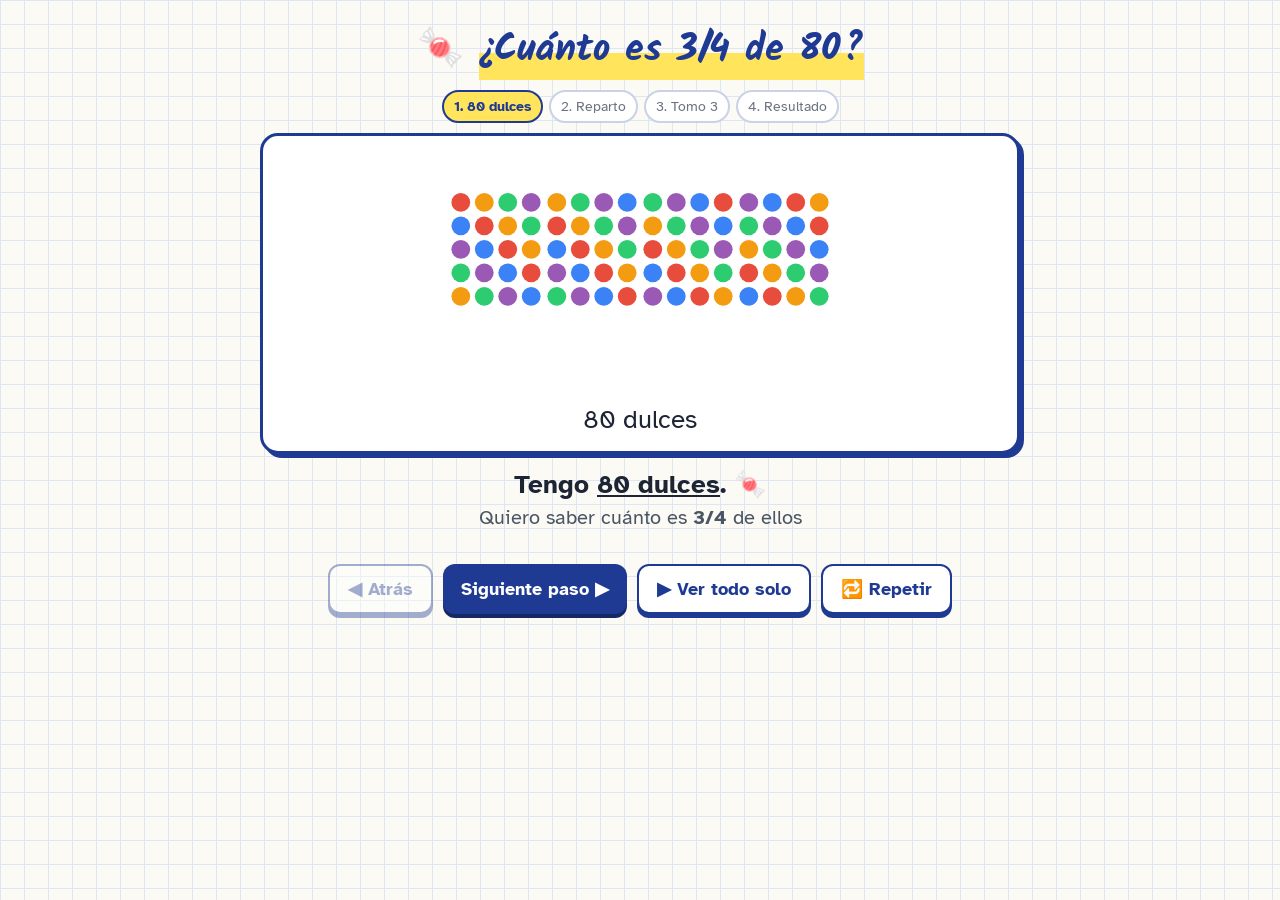
<file: assets/anim/fraccion-de-cantidad.html>
<!doctype html>
<html lang="es">
<head>
<meta charset="utf-8">
<meta name="viewport" content="width=device-width, initial-scale=1">
<title>Fracción de una cantidad</title>
<link href="https://fonts.googleapis.com/css2?family=Atkinson+Hyperlegible:wght@400;700&family=Kalam:wght@700&display=swap" rel="stylesheet">
<link rel="stylesheet" href="anim.css">
<style>.grupo{transition:transform .8s cubic-bezier(.3,1.3,.5,1),opacity .5s}.marco{transition:opacity .5s,fill .5s}
.cnt{font-size:26px;margin:2px 0;min-height:34px}</style>
</head>
<body>
<div class="wrap">
  <h1>🍬 <span>¿Cuánto es 3/4 de 80?</span></h1>
  <div class="pasos" id="pasos"></div>
  <div class="escena">
    <svg viewBox="0 0 600 230" id="sv"></svg>
    <div class="cnt" id="cnt"></div>
  </div>
  <div class="texto" id="texto"></div>
  <div class="controles" id="controles"></div>
</div>
<script src="anim.js"></script>
<script>

const sv=A.$('sv'),S=22,GW=4*S,cols=['#e74c3c','#f39c12','#2ecc71','#9b59b6','#3b82f6'];
const G=[];for(let k=0;k<4;k++){const g=A.el('g',{class:'grupo'},sv);
  const m=A.el('rect',{x:-10,y:20,width:GW+20,height:5*S+20,rx:12,fill:'#fff7c2',stroke:'#1f3a93','stroke-width':3,class:'marco',opacity:0},g);
  for(let i=0;i<20;i++)A.el('circle',{cx:S/2+(i%4)*S,cy:30+S/2+Math.floor(i/4)*S,r:S*.4,fill:cols[(i+k)%5]},g);
  const t=A.el('text',{x:GW/2,y:180,'text-anchor':'middle',class:'etq'},g);G.push({g,m,t})}
const pos=(sep)=>{const gap=sep?44:2,w=4*GW+3*gap,x0=(600-w)/2;G.forEach(({g},k)=>{g.style.transform=`translate(${x0+k*(GW+gap)}px,${sep?0:10}px)`})};
A.iniciar([
 {n:'80 dulces',t:'Tengo <u>80 dulces</u>. 🍬',s:'Quiero saber cuánto es <b>3/4</b> de ellos',d:2500},
 {n:'Reparto',t:'Los reparto en <u>4 grupos iguales</u> (el 4 de abajo).',s:'80 ÷ 4 = <b>20</b> dulces en cada grupo',d:3500},
 {n:'Tomo 3',t:'Tomo <u>3 grupos</u> (el 3 de arriba). 😋',s:'Cuenta de 20 en 20',d:5000},
 {n:'Resultado',t:'3/4 de 80 = <span style="color:#1f3a93">60</span> 🎉',s:'Atajo: 80 ÷ 4 = 20 y luego 20 × 3 = <b>60</b>'},
],(n,animar,later)=>{
  pos(n>=1);G.forEach(({g,m,t})=>{m.setAttribute('opacity',n>=1?1:0);m.setAttribute('fill','#fff');t.textContent=n>=1?'20':'';g.style.opacity=1});
  const cnt=A.$('cnt');cnt.innerHTML=n==0?'80 dulces':n==1?'20 + 20 + 20 + 20 = 80':'';
  const toma=(k)=>{G[k].m.setAttribute('fill','#ffe45c');cnt.innerHTML='Llevo: <b style="color:#d64541;font-size:1.3em">'+(20*(k+1))+'</b> dulces';A.pop(cnt)};
  if(n>=2){if(n==2&&animar)[0,1,2].forEach(k=>later(600+k*1300,()=>toma(k)));else[0,1,2].forEach(toma)}
  if(n==3){G[3].g.style.opacity=.3;cnt.innerHTML='<b style="font-size:1.3em;color:#1f3a93">60 dulces</b>'}
});
</script>
</body>
</html>
</file>
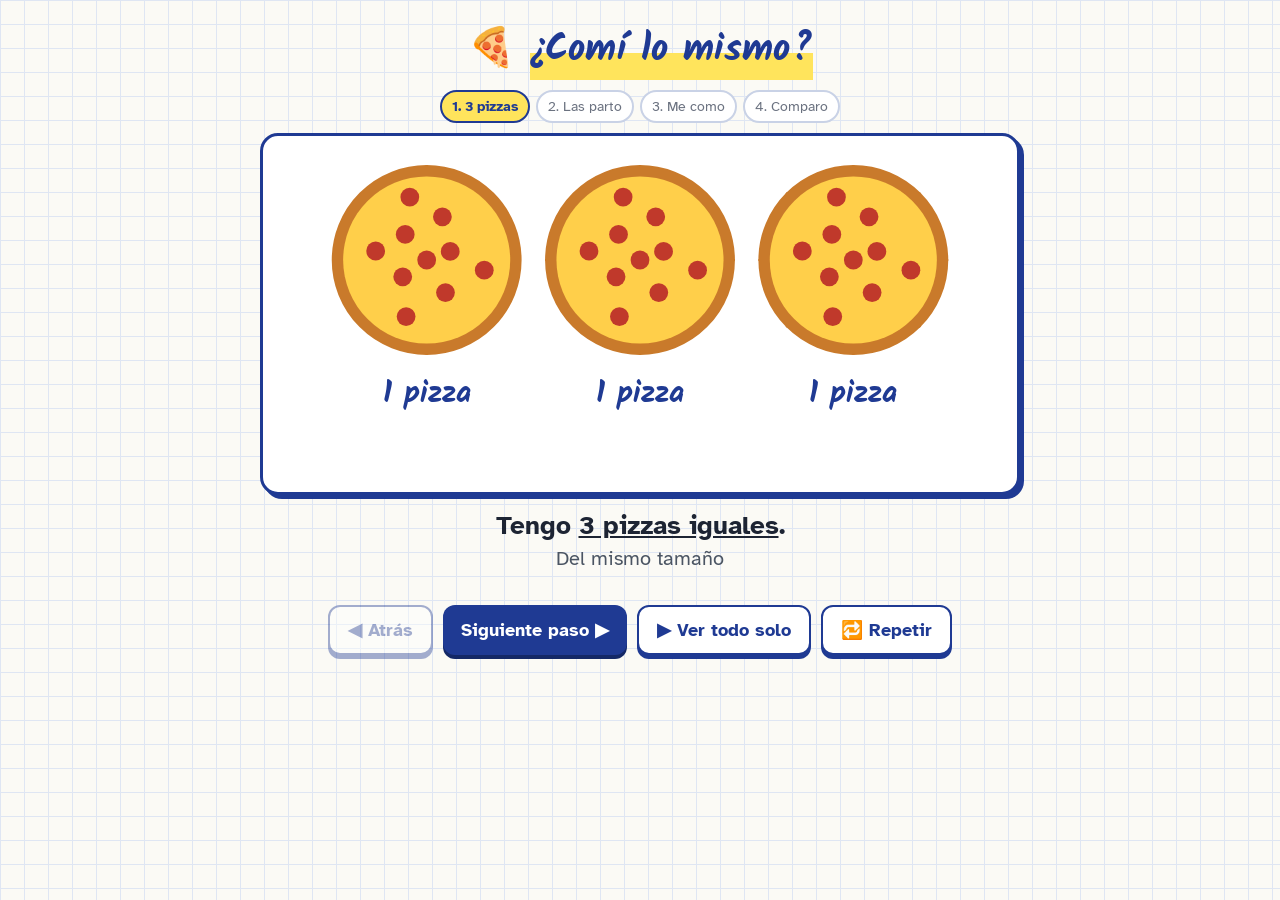
<file: assets/anim/fracciones-iguales.html>
<!doctype html>
<html lang="es">
<head>
<meta charset="utf-8">
<meta name="viewport" content="width=device-width, initial-scale=1">
<title>Fracciones iguales</title>
<link href="https://fonts.googleapis.com/css2?family=Atkinson+Hyperlegible:wght@400;700&family=Kalam:wght@700&display=swap" rel="stylesheet">
<link rel="stylesheet" href="anim.css">
<style></style>
</head>
<body>
<div class="wrap">
  <h1>🍕 <span>¿Comí lo mismo?</span></h1>
  <div class="pasos" id="pasos"></div>
  <div class="escena">
    <svg viewBox="0 0 600 250" id="sv"></svg>
    <div id="igual" class="grande oculto">1/2 = 2/4 = 4/8</div>
  </div>
  <div class="texto" id="texto"></div>
  <div class="controles" id="controles"></div>
</div>
<script src="anim.js"></script>
<script>

const sv=A.$('sv'),X=[100,300,500],N=[2,4,8];
const P=X.map((x,i)=>A.pizza(sv,x,105,88,N[i]));
const L=X.map(x=>{const t=A.el('text',{x,y:238,'text-anchor':'middle',class:'etq'},sv);return t});
const lab=(arr)=>L.forEach((t,i)=>{t.textContent=arr[i]});
A.iniciar([
 {n:'3 pizzas',t:'Tengo <u>3 pizzas iguales</u>.',s:'Del mismo tamaño',d:2500},
 {n:'Las parto',t:'Parto una en <u>2</u>, otra en <u>4</u> y otra en <u>8</u>. ✂️',s:'Todas las partes de cada pizza son iguales',d:3500},
 {n:'Me como',t:'De cada pizza me como <u>la mitad</u>. 😋',s:'1 de 2 · 2 de 4 · 4 de 8',d:5500},
 {n:'Comparo',t:'¡Comí <u>lo mismo</u> en las tres! 🎉',s:'Se escriben distinto pero valen igual: son <b>fracciones equivalentes</b>'},
],(n,animar,later)=>{
  P.forEach(p=>{p.cortar(n>=1);for(let i=0;i<p.n;i++)p.comer(i,false)});
  lab(n==0?['1 pizza','1 pizza','1 pizza']:n==1?['2 partes','4 partes','8 partes']:['1/2','2/4','4/8']);
  A.$('igual').classList.toggle('oculto',n!=3); if(n==3)A.pop(A.$('igual'));
  if(n>=2){
    const comer=(k)=>{for(let i=0;i<P[k].n/2;i++)P[k].comer(i)};
    if(n==2&&animar){lab(['2 partes','4 partes','8 partes']);[0,1,2].forEach(k=>later(600+k*1500,()=>{comer(k);L[k].textContent=['1/2','2/4','4/8'][k];A.pop(L[k])}))}
    else[0,1,2].forEach(comer);
  }
});
</script>
</body>
</html>
</file>
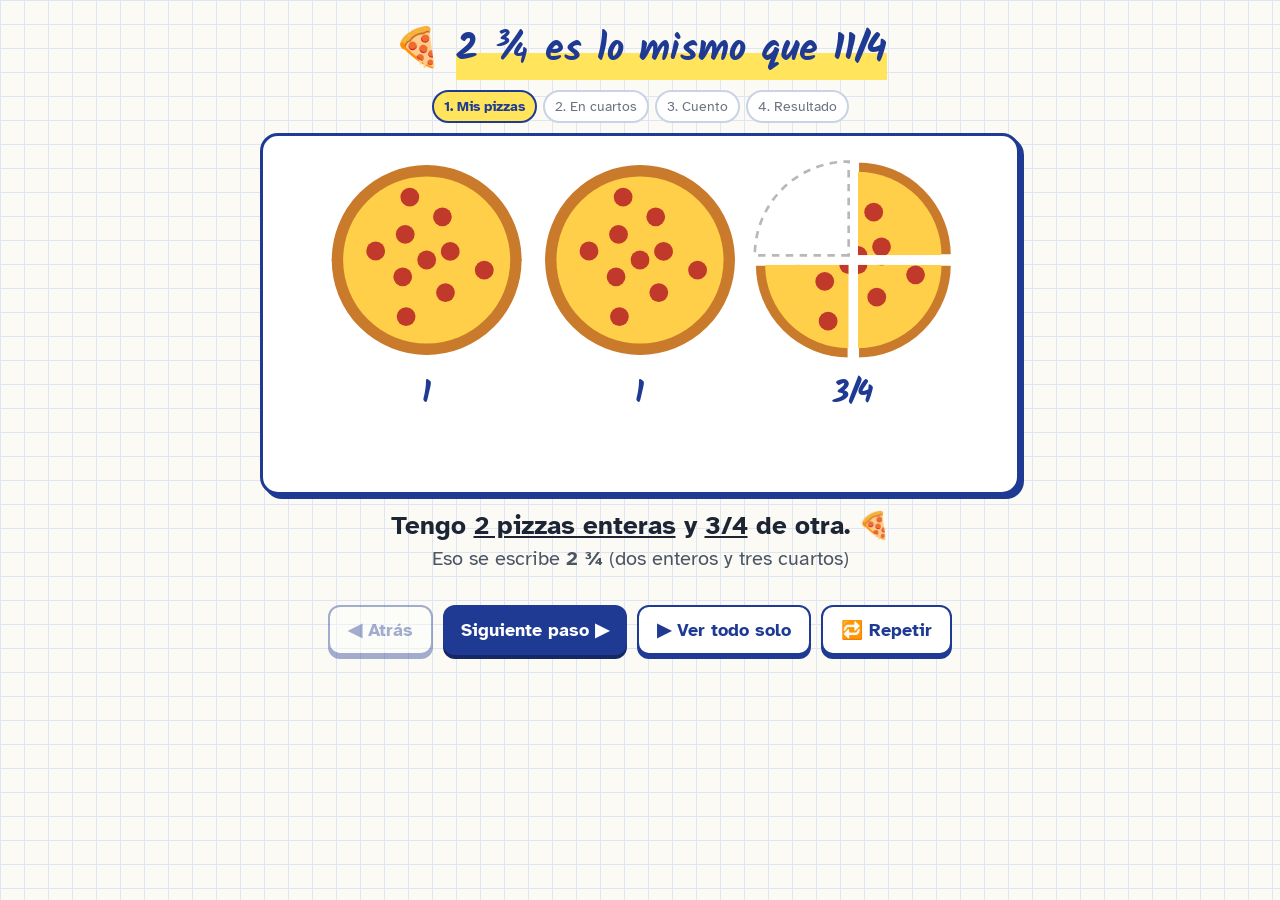
<file: assets/anim/mixta-impropia.html>
<!doctype html>
<html lang="es">
<head>
<meta charset="utf-8">
<meta name="viewport" content="width=device-width, initial-scale=1">
<title>Número mixto</title>
<link href="https://fonts.googleapis.com/css2?family=Atkinson+Hyperlegible:wght@400;700&family=Kalam:wght@700&display=swap" rel="stylesheet">
<link rel="stylesheet" href="anim.css">
<style>.num{font:700 26px Kalam,cursive;fill:#fff;paint-order:stroke;stroke:#1f3a93;stroke-width:5;opacity:0;transition:opacity .3s}.num.on{opacity:1}</style>
</head>
<body>
<div class="wrap">
  <h1>🍕 <span>2 ¾ es lo mismo que 11/4</span></h1>
  <div class="pasos" id="pasos"></div>
  <div class="escena">
    <svg viewBox="0 0 600 250" id="sv"></svg>
    <div id="res" class="grande oculto">2 ¾ = 11/4</div>
  </div>
  <div class="texto" id="texto"></div>
  <div class="controles" id="controles"></div>
</div>
<script src="anim.js"></script>
<script>

const sv=A.$('sv'),X=[100,300,500];
const P=X.map(x=>A.pizza(sv,x,105,88,4));
const L=X.map(x=>A.el('text',{x,y:238,'text-anchor':'middle',class:'etq'},sv));
const nums=[];P.forEach((p,k)=>{for(let i=0;i<4;i++){if(k==2&&i==3)continue;const c=p.centro(i,.5);const t=A.el('text',{x:c[0],y:c[1]+9,'text-anchor':'middle',class:'num'},sv);t.textContent=nums.length+1;nums.push(t)}});
A.iniciar([
 {n:'Mis pizzas',t:'Tengo <u>2 pizzas enteras</u> y <u>3/4</u> de otra. 🍕',s:'Eso se escribe <b>2 ¾</b> (dos enteros y tres cuartos)',d:3000},
 {n:'En cuartos',t:'Parto <u>todas</u> en cuartos (4 partes). ✂️',s:'Cada pizza entera tiene 4 cuartos',d:3500},
 {n:'Cuento',t:'Cuento <u>todos los cuartos</u>.',s:'4 + 4 + 3',d:6500},
 {n:'Resultado',t:'Son <span style="color:#1f3a93">11 cuartos</span>: 2 ¾ = 11/4 🎉',s:'Atajo: 2 × 4 + 3 = <b>11</b>, y abajo se queda el <b>4</b>'},
],(n,animar,later)=>{
  P.forEach(p=>p.cortar(n>=1));P[2].cortar(true);P[2].quitar(3);
  L.forEach((t,i)=>t.textContent=n==0?['1','1','3/4'][i]:['4/4','4/4','3/4'][i]);
  nums.forEach(t=>t.classList.toggle('on',n>=3));
  A.$('res').classList.toggle('oculto',n!=3);if(n==3)A.pop(A.$('res'));
  if(n==2){if(animar)nums.forEach((t,i)=>later(400+i*500,()=>{t.classList.add('on')}));else nums.forEach(t=>t.classList.add('on'))}
});
</script>
</body>
</html>
</file>
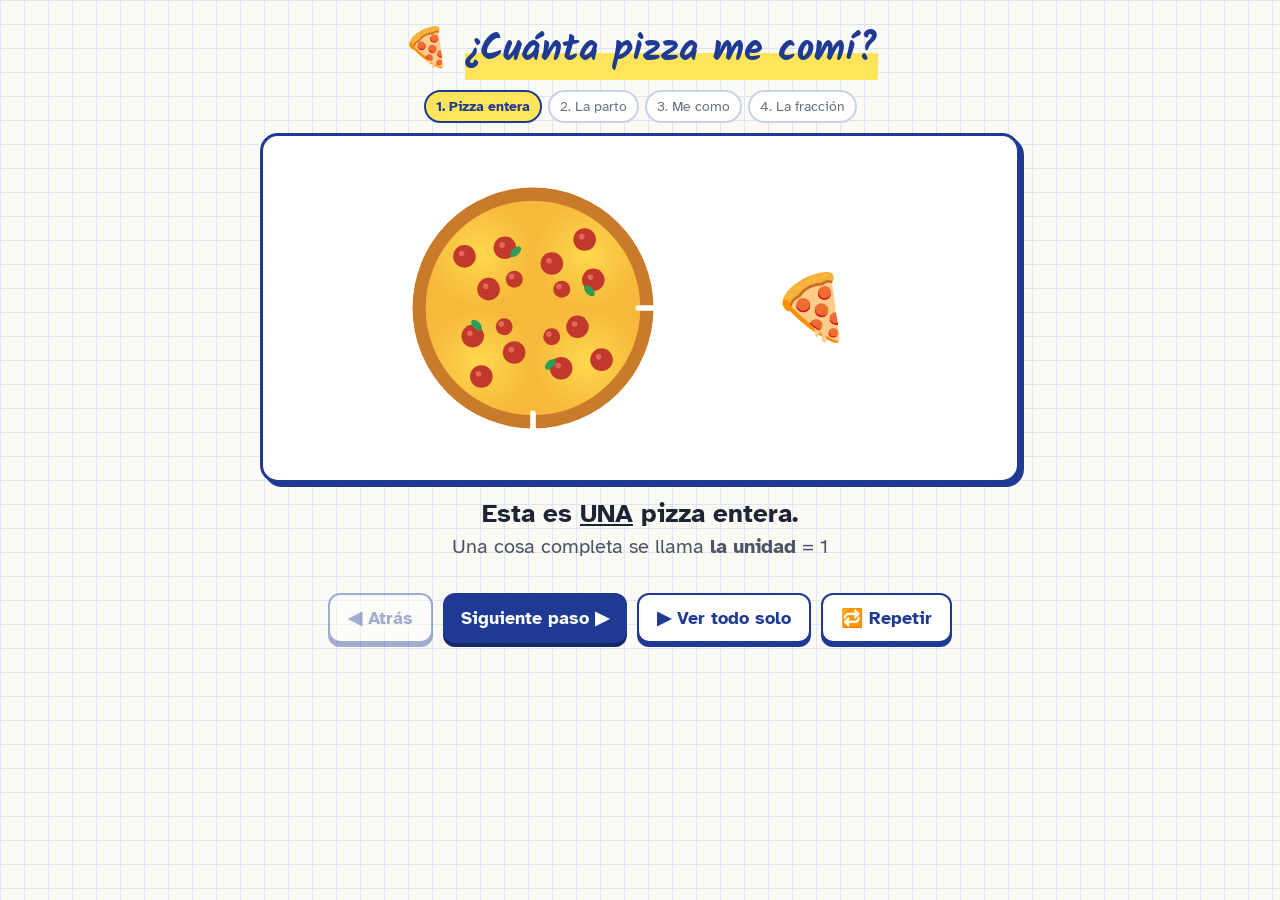
<file: assets/anim/pizza-3-4.html>
<!doctype html>
<html lang="es">
<head>
<meta charset="utf-8">
<meta name="viewport" content="width=device-width, initial-scale=1">
<title>Pizza en fracciones</title>
<link href="https://fonts.googleapis.com/css2?family=Atkinson+Hyperlegible:wght@400;700&family=Kalam:wght@700&display=swap" rel="stylesheet">
<style>
  :root{--ink:#1f3a93;--hl:#ffe45c;--bg:#fbfaf5;--grid:#dfe6f3;--txt:#1d2433;--red:#d64541;--green:#1e8c4e}
  *{box-sizing:border-box}
  body{margin:0;font-family:'Atkinson Hyperlegible',system-ui,sans-serif;color:var(--txt);
    background:var(--bg);background-image:linear-gradient(var(--grid) 1px,transparent 1px),linear-gradient(90deg,var(--grid) 1px,transparent 1px);background-size:24px 24px;
    min-height:100vh;display:flex;justify-content:center;padding:16px}
  .wrap{width:100%;max-width:760px;text-align:center}
  h1{font-family:'Kalam',cursive;color:var(--ink);font-size:clamp(26px,5vw,38px);margin:4px 0 10px}
  h1 span{background:linear-gradient(transparent 55%,var(--hl) 55%)}
  .pasos{display:flex;justify-content:center;gap:6px;flex-wrap:wrap;margin-bottom:10px}
  .pasos div{padding:6px 10px;border-radius:999px;background:#fff;border:2px solid #c9d2e6;font-size:14px;color:#6b7280;transition:.3s}
  .pasos div.on{background:var(--hl);border-color:var(--ink);color:var(--ink);font-weight:700}
  .pasos div.ok{border-color:var(--green);color:var(--green)}
  .escena{display:flex;align-items:center;justify-content:center;gap:24px;flex-wrap:wrap;background:#fff;border:3px solid var(--ink);border-radius:18px;padding:12px;box-shadow:4px 4px 0 var(--ink)}
  svg{width:min(320px,80vw);height:auto;overflow:visible}
  .rebanada{transition:transform .7s cubic-bezier(.3,1.4,.5,1),opacity .6s}
  .rebanada.comida{opacity:0;transform:scale(.2)!important}
  .fantasma{fill:#fde2e1;stroke:#d64541;stroke-width:3;stroke-dasharray:8 7;opacity:0;transition:opacity .5s}
  .fantasma.on{opacity:1}
  .comi{font-size:30px;stroke:none}
  .corte{stroke:#fff;stroke-width:6;stroke-linecap:round;stroke-dasharray:240;stroke-dashoffset:240}
  .corte.on{animation:cortar .8s forwards}
  @keyframes cortar{to{stroke-dashoffset:0}}
  .etq{font:700 22px 'Kalam',cursive;fill:var(--ink);opacity:0;transition:opacity .4s;paint-order:stroke;stroke:#fff;stroke-width:6}
  .etq.on{opacity:1}
  .tijeras{font-size:44px;opacity:0;transition:opacity .3s}
  .lado{min-width:190px;font-size:22px}
  .frac{display:inline-flex;flex-direction:column;align-items:center;font-family:'Kalam',cursive;color:var(--ink);font-size:72px;line-height:1}
  .frac .barra{width:80px;height:6px;background:var(--ink);border-radius:3px;margin:4px 0}
  .frac b{transition:.4s}
  .cuenta{font-size:40px;letter-spacing:6px;margin:6px 0}
  .oculto{display:none}
  .nota{font-size:17px;text-align:left;margin-top:8px}
  .nota p{margin:6px 0}
  .arr{color:var(--red);font-weight:700}
  .texto{min-height:88px;margin:14px 0 8px;font-size:clamp(20px,4vw,26px);font-weight:700;color:var(--txt)}
  .texto small{display:block;font-weight:400;font-size:.75em;color:#4b5563;margin-top:4px}
  .controles{display:flex;gap:10px;justify-content:center;flex-wrap:wrap}
  button{font:700 18px 'Atkinson Hyperlegible',sans-serif;border:none;border-radius:12px;padding:12px 18px;cursor:pointer;background:var(--ink);color:#fff;box-shadow:0 4px 0 #142866}
  button:active{transform:translateY(3px);box-shadow:0 1px 0 #142866}
  button.sec{background:#fff;color:var(--ink);border:2px solid var(--ink);box-shadow:0 4px 0 var(--ink)}
  button:disabled{opacity:.4;cursor:default}
  .pop{animation:pop .5s}
  @keyframes pop{50%{transform:scale(1.25)}}
  .nom{animation:nom .35s 2}
  @keyframes nom{50%{transform:scale(1.3) rotate(-10deg)}}
  body.embed{background:transparent;min-height:0;padding:4px 4px 10px}
  body.embed h1{display:none}
  @media (prefers-color-scheme:dark){body.embed .texto{background:#fff;border:3px solid #1f3a93;border-radius:14px;padding:10px 12px}}
</style>
</head>
<body>
<div class="wrap">
  <h1>🍕 <span>¿Cuánta pizza me comí?</span></h1>

  <div class="pasos" id="pasos">
    <div>1. Pizza entera</div><div>2. La parto</div><div>3. Me como</div><div>4. La fracción</div>
  </div>

  <div class="escena">
    <svg viewBox="-20 -20 340 340" id="pizza" aria-label="Pizza">
      <defs>
        <radialGradient id="queso" cx="50%" cy="50%" r="50%"><stop offset="0" stop-color="#ffd84d"/><stop offset="1" stop-color="#f6b93b"/></radialGradient>
      </defs>
      <g id="fantasmas"></g>
      <g id="rebanadas"></g>
      <g id="cortes">
        <line class="corte" x1="150" y1="22" x2="150" y2="278"/>
        <line class="corte" x1="22" y1="150" x2="278" y2="150"/>
      </g>
      <g id="etiquetas"></g>
    </svg>
    <div class="lado">
      <div id="emoji" style="font-size:64px">🍕</div>
      <div id="cuenta" class="cuenta oculto"></div>
      <div id="fraccion" class="oculto">
        <div class="frac"><b id="num">3</b><div class="barra"></div><b id="den">4</b></div>
        <div class="nota">
          <p><span class="arr">⬆ 3</span> = partes que me comí</p>
          <p><span class="arr">⬇ 4</span> = partes iguales en que partí la pizza</p>
        </div>
      </div>
    </div>
  </div>

  <div class="texto" id="texto"></div>

  <div class="controles">
    <button class="sec" id="atras">◀ Atrás</button>
    <button id="sig">Siguiente paso ▶</button>
    <button class="sec" id="auto">▶ Ver todo solo</button>
    <button class="sec" id="rep">🔁 Repetir</button>
  </div>
</div>

<script>
const NS='http://www.w3.org/2000/svg',C=150,R=128;
const $=id=>document.getElementById(id);
function pt(a,r){a=(a-90)*Math.PI/180;return[C+r*Math.cos(a),C+r*Math.sin(a)]}
function sector(a0,a1,r){const[p,q]=[pt(a0,r),pt(a1,r)];return`M${C},${C}L${p[0]},${p[1]}A${r},${r} 0 0 1 ${q[0]},${q[1]}Z`}
function el(t,attrs,parent){const e=document.createElementNS(NS,t);for(const k in attrs)e.setAttribute(k,attrs[k]);parent&&parent.appendChild(e);return e}

// 4 rebanadas: orden en que se comen: 0,1,2 (queda la 3)
const reb=[],eti=[];
for(let i=0;i<4;i++){
  const a0=i*90,a1=a0+90,mid=a0+45;
  el('path',{d:sector(a0,a1,R),class:'fantasma',id:'f'+i},$('fantasmas'));
  const g=el('g',{class:'rebanada'},$('rebanadas'));
  g.style.transformOrigin=`${pt(mid,R*.5)[0]}px ${pt(mid,R*.5)[1]}px`;
  el('path',{d:sector(a0,a1,R),fill:'#c97a2b'},g);
  el('path',{d:sector(a0,a1,R-14),fill:'url(#queso)'},g);
  [[mid-22,.45],[mid+20,.62],[mid-8,.8],[mid+12,.32]].forEach(([a,f],k)=>{
    const p=pt(a,(R-14)*f); el('circle',{cx:p[0],cy:p[1],r:k==3?9:12,fill:'#c0392b'},g);
    el('circle',{cx:p[0]-3,cy:p[1]-3,r:3,fill:'#e2685c'},g)});
  const hoja=pt(mid+28,(R-14)*.55);el('ellipse',{cx:hoja[0],cy:hoja[1],rx:7,ry:4,fill:'#2e9d55',transform:`rotate(${mid} ${hoja[0]} ${hoja[1]})`},g);
  reb.push({g,mid});
  const gp=pt(mid,R*.55);const gt=el('text',{x:gp[0],y:gp[1]+8,'text-anchor':'middle',class:'etq comi',id:'c'+i},$('fantasmas'));gt.textContent='😋';
  const lp=pt(mid,R*.55);
  const t=el('text',{x:lp[0],y:lp[1]+8,'text-anchor':'middle',class:'etq'},$('etiquetas'));t.textContent='1/4';eti.push(t);
}
function separar(on){reb.forEach(({g,mid},i)=>{const d=on?14:0,a=(mid-90)*Math.PI/180,t=`translate(${d*Math.cos(a)}px,${d*Math.sin(a)}px)`;g.style.transform=t;$('f'+i).style.transform=t})}

const textos=[
  ['Esta es <u>UNA</u> pizza entera.','Una cosa completa se llama <b>la unidad</b> = 1'],
  ['La parto en <u>4 partes iguales</u>. ✂️','Cada parte es <b>1/4</b> (un cuarto) de la pizza'],
  ['Me como <u>3 partes</u>. 😋','Cuenta las rebanadas que me comí'],
  ['Me comí <span style="color:#1f3a93;font-size:1.2em">3/4</span> de pizza. 🎉','Se lee: <b>“tres cuartos”</b>. Me quedó 1/4.']
];
let paso=0,timers=[],autoOn=false;
function limpiar(){timers.forEach(clearTimeout);timers=[]}
function later(ms,f){timers.push(setTimeout(f,ms))}

function render(n,animar=true){
  limpiar();paso=n;
  [...$('pasos').children].forEach((d,i)=>{d.className=i==n?'on':i<n?'ok':''});
  $('texto').innerHTML=`${textos[n][0]}<small>${textos[n][1]}</small>`;
  $('texto').classList.remove('pop');void $('texto').offsetWidth;$('texto').classList.add('pop');
  $('atras').disabled=n==0;$('sig').disabled=n==3;
  // estado base
  const cortado=n>=1;
  document.querySelectorAll('.corte').forEach(c=>{c.classList.remove('on');c.style.strokeDashoffset=cortado&&!(n==1&&animar)?0:240});
  separar(cortado&&!(n==1&&animar));
  eti.forEach(t=>t.classList.toggle('on',n==1&&!animar));
  reb.forEach((r,i)=>r.g.classList.toggle('comida',n==3&&i<3));
  for(let i=0;i<4;i++){$('f'+i).classList.toggle('on',n==3&&i<3);$('c'+i).classList.toggle('on',n==3&&i<3)}
  $('cuenta').classList.toggle('oculto',n!=2&&n!=3?true:false);
  $('fraccion').classList.toggle('oculto',n!=3);
  $('emoji').textContent=['🍕','✂️','😋','✅'][n];
  if(n==3){$('cuenta').classList.add('oculto');$('fraccion').classList.remove('pop');void $('fraccion').offsetWidth;$('fraccion').classList.add('pop')}
  if(n==1&&animar){
    document.querySelectorAll('.corte').forEach((c,i)=>later(300+i*900,()=>c.classList.add('on')));
    later(2100,()=>separar(true));
    eti.forEach((t,i)=>later(2600+i*350,()=>t.classList.add('on')));
  }
  if(n==2){
    $('cuenta').innerHTML='0 de 4';
    const comer=i=>{reb[i].g.classList.add('comida');$('f'+i).classList.add('on');$('c'+i).classList.add('on');
      $('cuenta').innerHTML=`<b style="color:#d64541">${i+1}</b> de 4`;
      $('emoji').classList.remove('nom');void $('emoji').offsetWidth;$('emoji').classList.add('nom')};
    if(animar)[0,1,2].forEach(i=>later(700+i*1300,()=>comer(i)));else[0,1,2].forEach(comer);
  }
  if(autoOn&&n<3)later(n==0?2500:n==1?5000:5200,()=>render(n+1));
  if(autoOn&&n==3){autoOn=false;$('auto').disabled=false}
}
$('sig').onclick=()=>{autoOn=false;$('auto').disabled=false;paso<3&&render(paso+1)};
$('atras').onclick=()=>{autoOn=false;$('auto').disabled=false;paso>0&&render(paso-1,false)};
$('rep').onclick=()=>{autoOn=false;$('auto').disabled=false;render(0)};
$('auto').onclick=()=>{autoOn=true;$('auto').disabled=true;render(0)};
render(0);
// Dentro de la plataforma: sin título y avisa su alto para que el recuadro se ajuste
if(window.self!==window.top||/embed/.test(location.search)){document.body.classList.add('embed');
  const avisa=()=>parent.postMessage({anim:'alto',h:Math.ceil(document.body.getBoundingClientRect().height)},'*');
  new ResizeObserver(avisa).observe(document.body);addEventListener('load',avisa)}
</script>
</body>
</html>
</file>
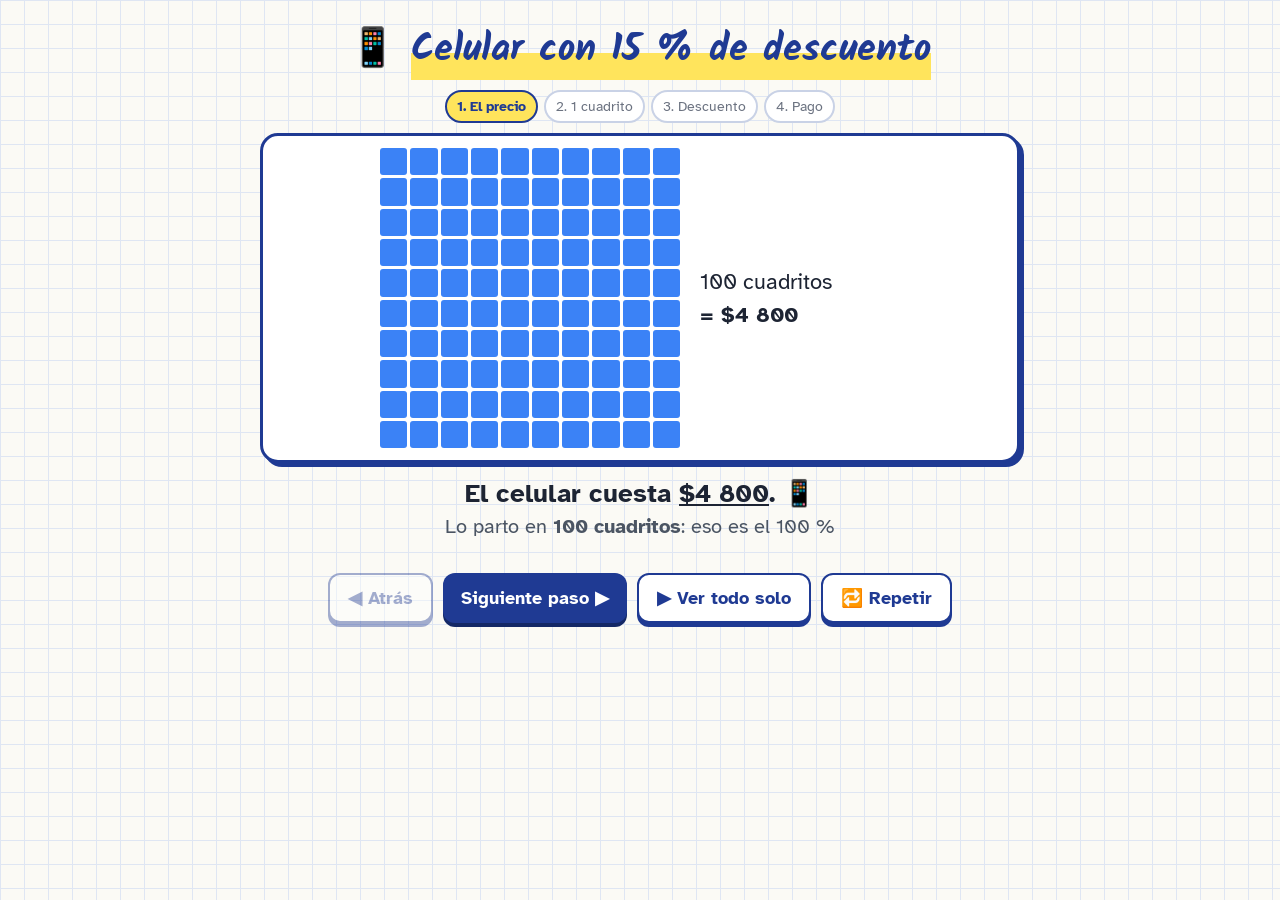
<file: assets/anim/porcentaje-descuento.html>
<!doctype html>
<html lang="es">
<head>
<meta charset="utf-8">
<meta name="viewport" content="width=device-width, initial-scale=1">
<title>Descuento</title>
<link href="https://fonts.googleapis.com/css2?family=Atkinson+Hyperlegible:wght@400;700&family=Kalam:wght@700&display=swap" rel="stylesheet">
<link rel="stylesheet" href="anim.css">
<style>.rejilla{display:grid;grid-template-columns:repeat(10,1fr);gap:3px;width:min(300px,78vw)}
.cu{aspect-ratio:1;border-radius:3px;background:#3b82f6;transition:background .3s,transform .3s}
.cu.desc{background:#d64541;transform:scale(.8)}.cu.paga{background:#1e8c4e}
.fila2{display:flex;gap:20px;align-items:center;justify-content:center;flex-wrap:wrap}
.info{font-size:22px;min-width:200px;text-align:left}.info p{margin:6px 0}</style>
</head>
<body>
<div class="wrap">
  <h1>📱 <span>Celular con 15 % de descuento</span></h1>
  <div class="pasos" id="pasos"></div>
  <div class="escena">
    <div class="fila2"><div class="rejilla" id="rej"></div><div class="info" id="info"></div></div>
  </div>
  <div class="texto" id="texto"></div>
  <div class="controles" id="controles"></div>
</div>
<script src="anim.js"></script>
<script>

const G=A.$('rej'),Q=[];for(let i=0;i<100;i++){const d=document.createElement('div');d.className='cu';G.appendChild(d);Q.push(d)}
const I=A.$('info');
A.iniciar([
 {n:'El precio',t:'El celular cuesta <u>$4 800</u>. 📱',s:'Lo parto en <b>100 cuadritos</b>: eso es el 100 %',d:3000},
 {n:'1 cuadrito',t:'Cada cuadrito vale <u>$48</u>.',s:'4 800 ÷ 100 = 48. Cada cuadrito es el 1 %',d:3500},
 {n:'Descuento',t:'Descuento de <u>15 %</u>: me quitan <u>15 cuadritos</u>.',s:'15 × 48 = <b>$720</b> de descuento',d:4500},
 {n:'Pago',t:'Pago <span style="color:#1e8c4e">85 cuadritos</span> = <span style="color:#1f3a93">$4 080</span> 🎉',s:'4 800 − 720 = 4 080. Atajo: si descuentan 15 %, <b>pagas el 85 %</b>'},
],(n,animar,later)=>{
  Q.forEach((q,i)=>{q.className='cu'+(n>=2&&i>=85&&!(n==2&&animar)?' desc':'')+(n==3&&i<85?' paga':'')});
  I.innerHTML=n==0?'<p>100 cuadritos</p><p><b>= $4 800</b></p>':n==1?'<p>1 cuadrito</p><p><b>= $48</b></p>':n==2?'<p><span style="color:#d64541">■</span> descuento: <b id="k">15</b> cuadritos</p><p><b>= $720</b></p>':'<p><span style="color:#d64541">■</span> 15 % = $720</p><p><span style="color:#1e8c4e">■</span> <b>85 % = $4 080</b></p>';
  Q[0].style.transform='';
  if(n==1){Q[0].style.transform='scale(1.6)';later(1200,()=>Q[0].style.transform='')}
  if(n==2&&animar){A.$('k').textContent='0';for(let j=0;j<15;j++)later(400+j*200,()=>{Q[99-j].classList.add('desc');A.$('k').textContent=j+1})}
});
</script>
</body>
</html>
</file>
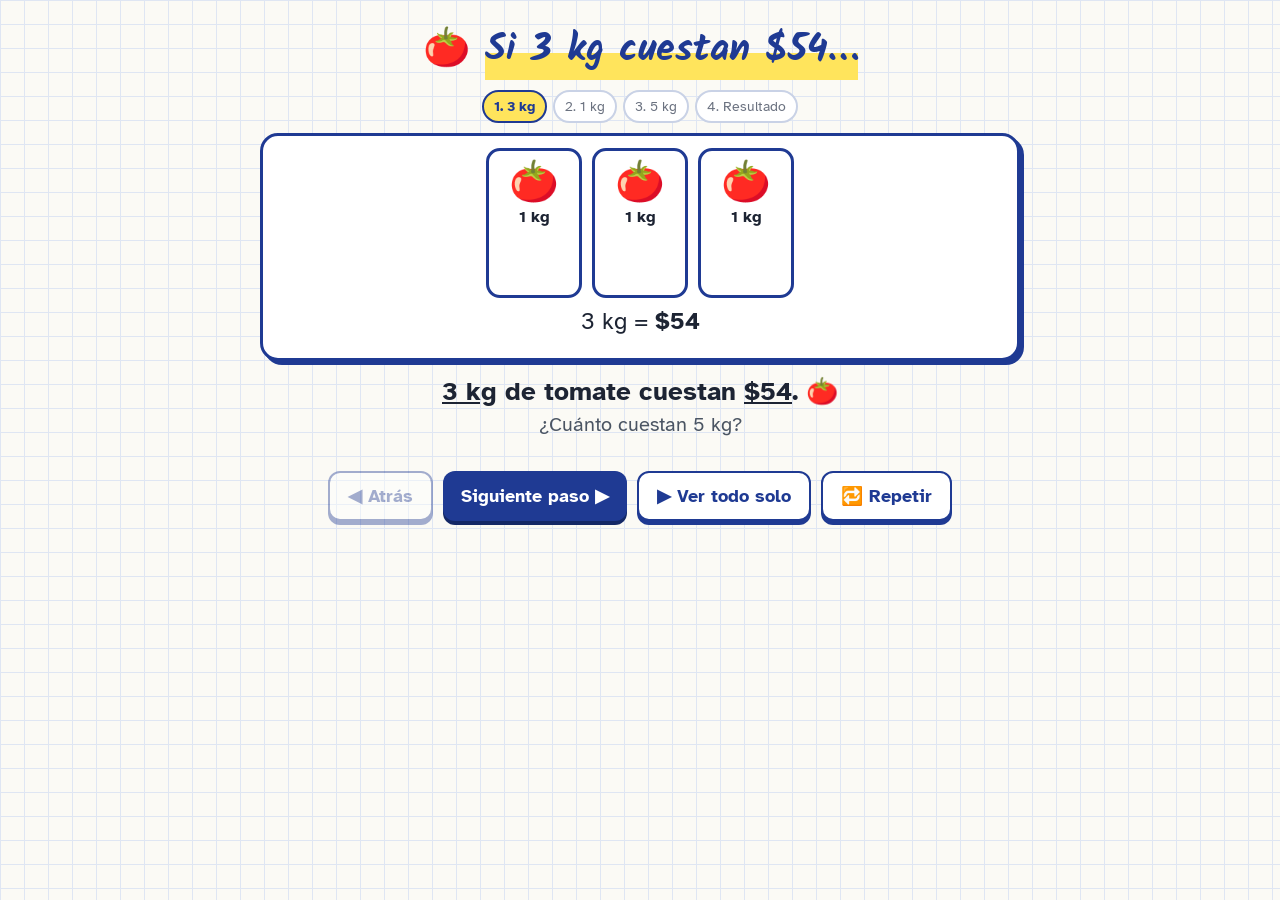
<file: assets/anim/regla-directa.html>
<!doctype html>
<html lang="es">
<head>
<meta charset="utf-8">
<meta name="viewport" content="width=device-width, initial-scale=1">
<title>Regla de tres directa</title>
<link href="https://fonts.googleapis.com/css2?family=Atkinson+Hyperlegible:wght@400;700&family=Kalam:wght@700&display=swap" rel="stylesheet">
<link rel="stylesheet" href="anim.css">
<style>.cajas{display:flex;gap:10px;justify-content:center;flex-wrap:wrap;min-height:150px}
.caja{width:96px;border:3px solid #1f3a93;border-radius:14px;padding:6px;background:#fff;transition:transform .5s,opacity .5s}
.caja .e{font-size:40px}.caja .kg{font-weight:700}.caja .pr{font:700 26px Kalam,cursive;color:#1e8c4e;min-height:34px}
.caja.nueva{background:#fff7c2}.caja.fuera{display:none}
.tot{font-size:24px;min-height:40px}</style>
</head>
<body>
<div class="wrap">
  <h1>🍅 <span>Si 3 kg cuestan $54…</span></h1>
  <div class="pasos" id="pasos"></div>
  <div class="escena">
    <div class="cajas" id="cajas"></div>
    <div class="tot" id="tot"></div>
  </div>
  <div class="texto" id="texto"></div>
  <div class="controles" id="controles"></div>
</div>
<script src="anim.js"></script>
<script>

const C=A.$('cajas');const cajas=[];
for(let i=0;i<5;i++){const d=document.createElement('div');d.className='caja'+(i>=3?' nueva':'');d.innerHTML='<div class="e">🍅</div><div class="kg">1 kg</div><div class="pr"></div>';C.appendChild(d);cajas.push(d)}
const pr=(i,t)=>{cajas[i].querySelector('.pr').textContent=t};
A.iniciar([
 {n:'3 kg',t:'<u>3 kg</u> de tomate cuestan <u>$54</u>. 🍅',s:'¿Cuánto cuestan 5 kg?',d:3000},
 {n:'1 kg',t:'Primero, ¿cuánto cuesta <u>1 kg</u>?',s:'Reparto: 54 ÷ 3 = <b>18</b>. Cada kilo cuesta $18',d:4000},
 {n:'5 kg',t:'Ahora pongo <u>5 kg</u>, a $18 cada uno.',s:'Cuenta de 18 en 18',d:5500},
 {n:'Resultado',t:'5 kg cuestan <span style="color:#1f3a93">$90</span> 🎉',s:'5 × 18 = 90. Es <b>directa</b>: más kilos, más dinero'},
],(n,animar,later)=>{
  cajas.forEach((c,i)=>{c.classList.toggle('fuera',i>=3&&n<2);if(i>=3&&n==2&&animar)A.pop(c);pr(i,n>=1&&(i<3||n>=3)?'$18':'')});
  const T=A.$('tot');
  T.innerHTML=n==0?'3 kg = <b>$54</b>':n==1?'$54 ÷ 3 = <b style="color:#1e8c4e">$18</b> cada kilo':n==3?'5 kg = <b style="font-size:1.4em;color:#1f3a93">$90</b>':'';
  if(n==2){const sum=k=>{for(let i=0;i<=k;i++)pr(i,'$18');T.innerHTML='Llevo: <b style="color:#d64541;font-size:1.3em">$'+18*(k+1)+'</b>';A.pop(T)};
    cajas.forEach((c,i)=>pr(i,''));
    if(animar)[0,1,2,3,4].forEach(k=>later(500+k*900,()=>sum(k)));else sum(4)}
});
</script>
</body>
</html>
</file>
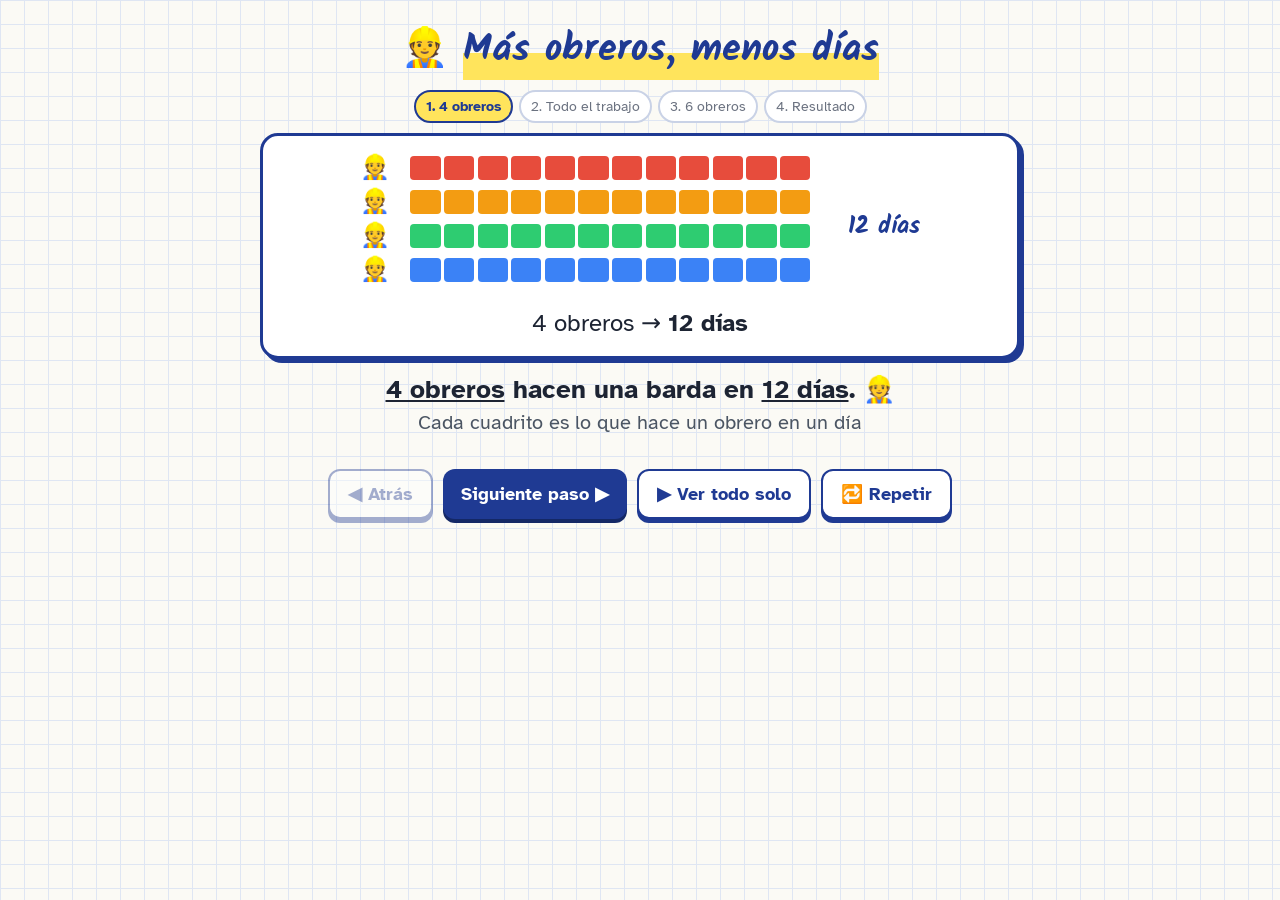
<file: assets/anim/regla-inversa.html>
<!doctype html>
<html lang="es">
<head>
<meta charset="utf-8">
<meta name="viewport" content="width=device-width, initial-scale=1">
<title>Regla de tres inversa</title>
<link href="https://fonts.googleapis.com/css2?family=Atkinson+Hyperlegible:wght@400;700&family=Kalam:wght@700&display=swap" rel="stylesheet">
<link rel="stylesheet" href="anim.css">
<style>.campo{position:relative;width:100%;max-width:560px;height:260px}
.lad{position:absolute;width:5.4%;height:24px;border-radius:4px;transition:left .9s,top .9s,background .9s}
.ob{position:absolute;left:0;font-size:24px;transition:opacity .5s,top .9s}
.dias{position:absolute;right:0;font:700 24px Kalam,cursive;color:#1f3a93;transition:top .9s,opacity .5s}
.tot{font-size:24px;min-height:36px}</style>
</head>
<body>
<div class="wrap">
  <h1>👷 <span>Más obreros, menos días</span></h1>
  <div class="pasos" id="pasos"></div>
  <div class="escena">
    <div class="campo" id="campo"></div>
    <div class="tot" id="tot"></div>
  </div>
  <div class="texto" id="texto"></div>
  <div class="controles" id="controles"></div>
</div>
<script src="anim.js"></script>
<script>

const F=A.$('campo'),cols=['#e74c3c','#f39c12','#2ecc71','#3b82f6','#9b59b6','#ec4899'],R=34;
const L=[];for(let i=0;i<48;i++){const d=document.createElement('div');d.className='lad';F.appendChild(d);L.push(d)}
const O=[];for(let k=0;k<6;k++){const d=document.createElement('div');d.className='ob';d.textContent='👷';F.appendChild(d);O.push(d)}
const D=document.createElement('div');D.className='dias';F.appendChild(D);
const acomoda=(filas)=>{const por=48/filas;L.forEach((d,i)=>{const f=Math.floor(i/por),c=i%por;d.style.left=(9+c*6)+'%';d.style.top=(8+f*R)+'px';d.style.background=cols[f]});
  O.forEach((o,k)=>{o.style.top=(4+k*R)+'px';o.style.opacity=k<filas?1:0});D.style.top=(8+(filas/2-.5)*R)+'px';D.textContent=por+' días';F.style.height=(filas*R+16)+'px'};
A.iniciar([
 {n:'4 obreros',t:'<u>4 obreros</u> hacen una barda en <u>12 días</u>. 👷',s:'Cada cuadrito es lo que hace un obrero en un día',d:3500},
 {n:'Todo el trabajo',t:'Todo el trabajo: 4 × 12 = <u>48 cuadritos</u>.',s:'Ese trabajo no cambia, sea quien sea',d:3500},
 {n:'6 obreros',t:'Ahora son <u>6 obreros</u>. Se reparten los 48.',s:'Mira cómo se acomodan',d:4000},
 {n:'Resultado',t:'Con 6 obreros tardan <span style="color:#1f3a93">8 días</span> 🎉',s:'48 ÷ 6 = 8. Es <b>inversa</b>: más obreros, menos días'},
],(n,animar,later)=>{
  const T=A.$('tot');
  if(n<2){acomoda(4);T.innerHTML=n==0?'4 obreros → <b>12 días</b>':'<b>48</b> cuadritos de trabajo'}
  else if(n==2&&animar){acomoda(4);T.innerHTML='6 obreros → ¿cuántos días?';later(500,()=>acomoda(6))}
  else{acomoda(6);T.innerHTML=n==3?'<b style="font-size:1.3em;color:#1f3a93">6 obreros → 8 días</b>':'6 obreros → ¿cuántos días?'}
});
</script>
</body>
</html>
</file>
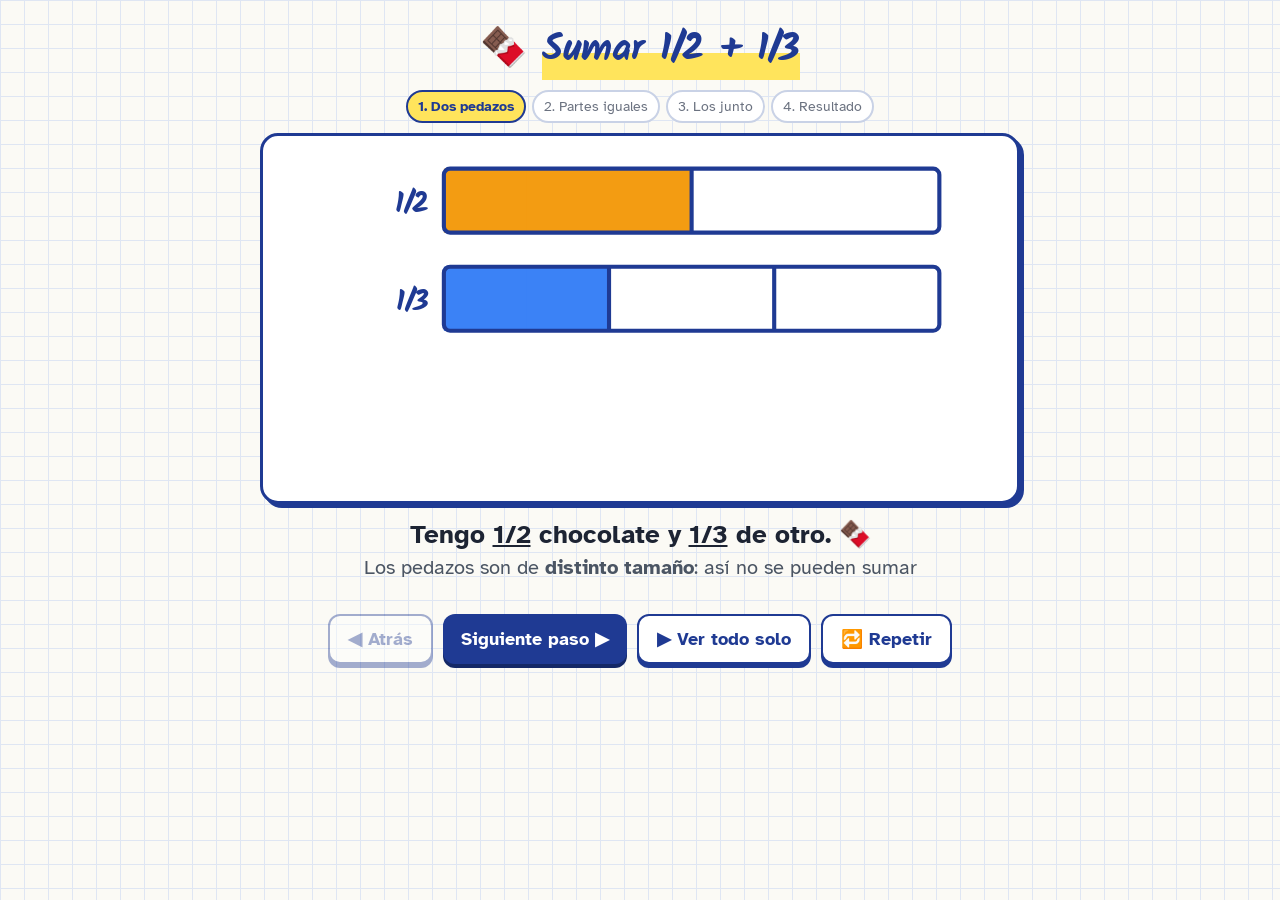
<file: assets/anim/sumar-fracciones.html>
<!doctype html>
<html lang="es">
<head>
<meta charset="utf-8">
<meta name="viewport" content="width=device-width, initial-scale=1">
<title>Sumar fracciones</title>
<link href="https://fonts.googleapis.com/css2?family=Atkinson+Hyperlegible:wght@400;700&family=Kalam:wght@700&display=swap" rel="stylesheet">
<link rel="stylesheet" href="anim.css">
<style>.c{transition:fill .5s}.sexto{stroke:#6b7280;stroke-width:2;stroke-dasharray:6 5;opacity:0;transition:opacity .6s}.sexto.on{opacity:1}
#barC{transition:opacity .5s}</style>
</head>
<body>
<div class="wrap">
  <h1>🍫 <span>Sumar 1/2 + 1/3</span></h1>
  <div class="pasos" id="pasos"></div>
  <div class="escena">
    <svg viewBox="0 0 620 330" id="sv"></svg>
  </div>
  <div class="texto" id="texto"></div>
  <div class="controles" id="controles"></div>
</div>
<script src="anim.js"></script>
<script>

const sv=A.$('sv'),X0=120,W=80,H=62,Y=[20,115,240],OR='#f39c12',BL='#3b82f6';
const bar=(y,cortes)=>{const g=A.el('g',{},sv),c=[];
  for(let i=0;i<6;i++)c.push(A.el('rect',{x:X0+i*W,y,width:W+.8,height:H,fill:'#fff',class:'c'},g));
  for(let i=1;i<6;i++){const x=X0+i*W;cortes.includes(i)?A.el('line',{x1:x,y1:y,x2:x,y2:y+H,stroke:'#1f3a93','stroke-width':4},g):A.el('line',{x1:x,y1:y+4,x2:x,y2:y+H-4,class:'sexto'},g)}
  A.el('rect',{x:X0,y,width:6*W,height:H,fill:'none',stroke:'#1f3a93','stroke-width':4,rx:6},g);
  const t=A.el('text',{x:X0-14,y:y+H/2+11,'text-anchor':'end',class:'etq'},g);return{g,c,t}};
const a=bar(Y[0],[3]),b=bar(Y[1],[2,4]),c=bar(Y[2],[]);c.g.id='barC';
const mas=A.el('text',{x:X0+3*W,y:Y[1]+H+48,'text-anchor':'middle',class:'etq','font-size':40},sv);mas.textContent='⬇';
A.iniciar([
 {n:'Dos pedazos',t:'Tengo <u>1/2</u> chocolate y <u>1/3</u> de otro. 🍫',s:'Los pedazos son de <b>distinto tamaño</b>: así no se pueden sumar',d:3500},
 {n:'Partes iguales',t:'Parto los dos en <u>6 partes iguales</u> (sextos). ✂️',s:'1/2 se vuelve <b>3/6</b> y 1/3 se vuelve <b>2/6</b>',d:4000},
 {n:'Los junto',t:'Ahora sí los junto: <u>3 sextos + 2 sextos</u>.',s:'Ya son partes del mismo tamaño',d:5000},
 {n:'Resultado',t:'1/2 + 1/3 = 3/6 + 2/6 = <span style="color:#1f3a93">5/6</span> 🎉',s:'Se suman los de arriba; el de abajo (6) se queda igual'},
],(n,animar,later)=>{
  a.c.forEach((r,i)=>r.setAttribute('fill',i<3?OR:'#fff'));b.c.forEach((r,i)=>r.setAttribute('fill',i<2?BL:'#fff'));
  document.querySelectorAll('.sexto').forEach(l=>l.classList.toggle('on',n>=1));
  a.t.textContent=n>=1?'3/6':'1/2';b.t.textContent=n>=1?'2/6':'1/3';
  if(n==1&&animar){A.pop(A.$('texto'))}
  c.g.style.opacity=n>=2?1:0;mas.style.opacity=n>=2?1:0;c.t.textContent=n==3?'5/6':'';
  const cols=[OR,OR,OR,BL,BL];c.c.forEach(r=>r.setAttribute('fill','#fff'));
  if(n>=2){if(n==2&&animar)cols.forEach((f,i)=>later(500+i*600,()=>c.c[i].setAttribute('fill',f)));else cols.forEach((f,i)=>c.c[i].setAttribute('fill',f))}
});
</script>
</body>
</html>
</file>
<file: assets/anim/anim.css>
:root{--ink:#1f3a93;--hl:#ffe45c;--bg:#fbfaf5;--grid:#dfe6f3;--txt:#1d2433;--red:#d64541;--green:#1e8c4e;--or:#f39c12;--bl:#3b82f6}
*{box-sizing:border-box}
body{margin:0;font-family:'Atkinson Hyperlegible',system-ui,sans-serif;color:var(--txt);background:var(--bg);
  background-image:linear-gradient(var(--grid) 1px,transparent 1px),linear-gradient(90deg,var(--grid) 1px,transparent 1px);background-size:24px 24px;min-height:100vh;display:flex;justify-content:center;padding:16px}
body.embed{background:transparent;min-height:0;padding:4px 4px 10px}
body.embed h1{display:none}
.wrap{width:100%;max-width:760px;text-align:center}
h1{font-family:'Kalam',cursive;color:var(--ink);font-size:clamp(26px,5vw,38px);margin:4px 0 10px}
h1 span{background:linear-gradient(transparent 55%,var(--hl) 55%)}
.pasos{display:flex;justify-content:center;gap:6px;flex-wrap:wrap;margin-bottom:10px}
.pasos div{padding:6px 10px;border-radius:999px;background:#fff;border:2px solid #c9d2e6;font-size:14px;color:#6b7280;transition:.3s}
.pasos div.on{background:var(--hl);border-color:var(--ink);color:var(--ink);font-weight:700}
.pasos div.ok{border-color:var(--green);color:var(--green)}
.escena{display:flex;flex-direction:column;align-items:center;gap:8px;background:#fff;border:3px solid var(--ink);border-radius:18px;padding:12px;box-shadow:4px 4px 0 var(--ink)}
.escena svg{width:100%;max-width:640px;height:auto;overflow:visible}
.texto{min-height:88px;margin:14px 0 8px;font-size:clamp(20px,4vw,26px);font-weight:700}
.texto small{display:block;font-weight:400;font-size:.75em;color:#4b5563;margin-top:4px}
.controles{display:flex;gap:10px;justify-content:center;flex-wrap:wrap}
button{font:700 18px 'Atkinson Hyperlegible',sans-serif;border:none;border-radius:12px;padding:12px 18px;cursor:pointer;background:var(--ink);color:#fff;box-shadow:0 4px 0 #142866}
button:active{transform:translateY(3px);box-shadow:0 1px 0 #142866}
button.sec{background:#fff;color:var(--ink);border:2px solid var(--ink);box-shadow:0 4px 0 var(--ink)}
button:disabled{opacity:.4;cursor:default}
.pop{animation:pop .5s}@keyframes pop{50%{transform:scale(1.2)}}
.grande{font-family:'Kalam',cursive;color:var(--ink);font-size:clamp(34px,8vw,52px);line-height:1.1}
.oculto{visibility:hidden}
.ninguno{display:none!important}
/* pizza */
.rebanada{transition:transform .7s cubic-bezier(.3,1.4,.5,1),opacity .6s}
.rebanada .borde{transition:stroke .4s}
.rebanada.comida{opacity:0;transform:scale(.2)!important}
.fantasma{fill:#fde2e1;stroke:var(--red);stroke-width:2.5;stroke-dasharray:7 6;opacity:0;transition:opacity .5s,transform .7s}
.fantasma.on{opacity:1}
.carita{opacity:0;transition:opacity .4s}.carita.on{opacity:1}
.etq{font:700 28px 'Kalam',cursive;fill:var(--ink);paint-order:stroke;stroke:#fff;stroke-width:6;transition:opacity .4s}
.entera{transition:opacity .4s;pointer-events:none}
.fantasma.vacia{fill:none;stroke:#b8b8b8}
@media (prefers-color-scheme:dark){body.embed .texto{background:#fff;border:3px solid #1f3a93;border-radius:14px;padding:10px 12px}}
</file>
